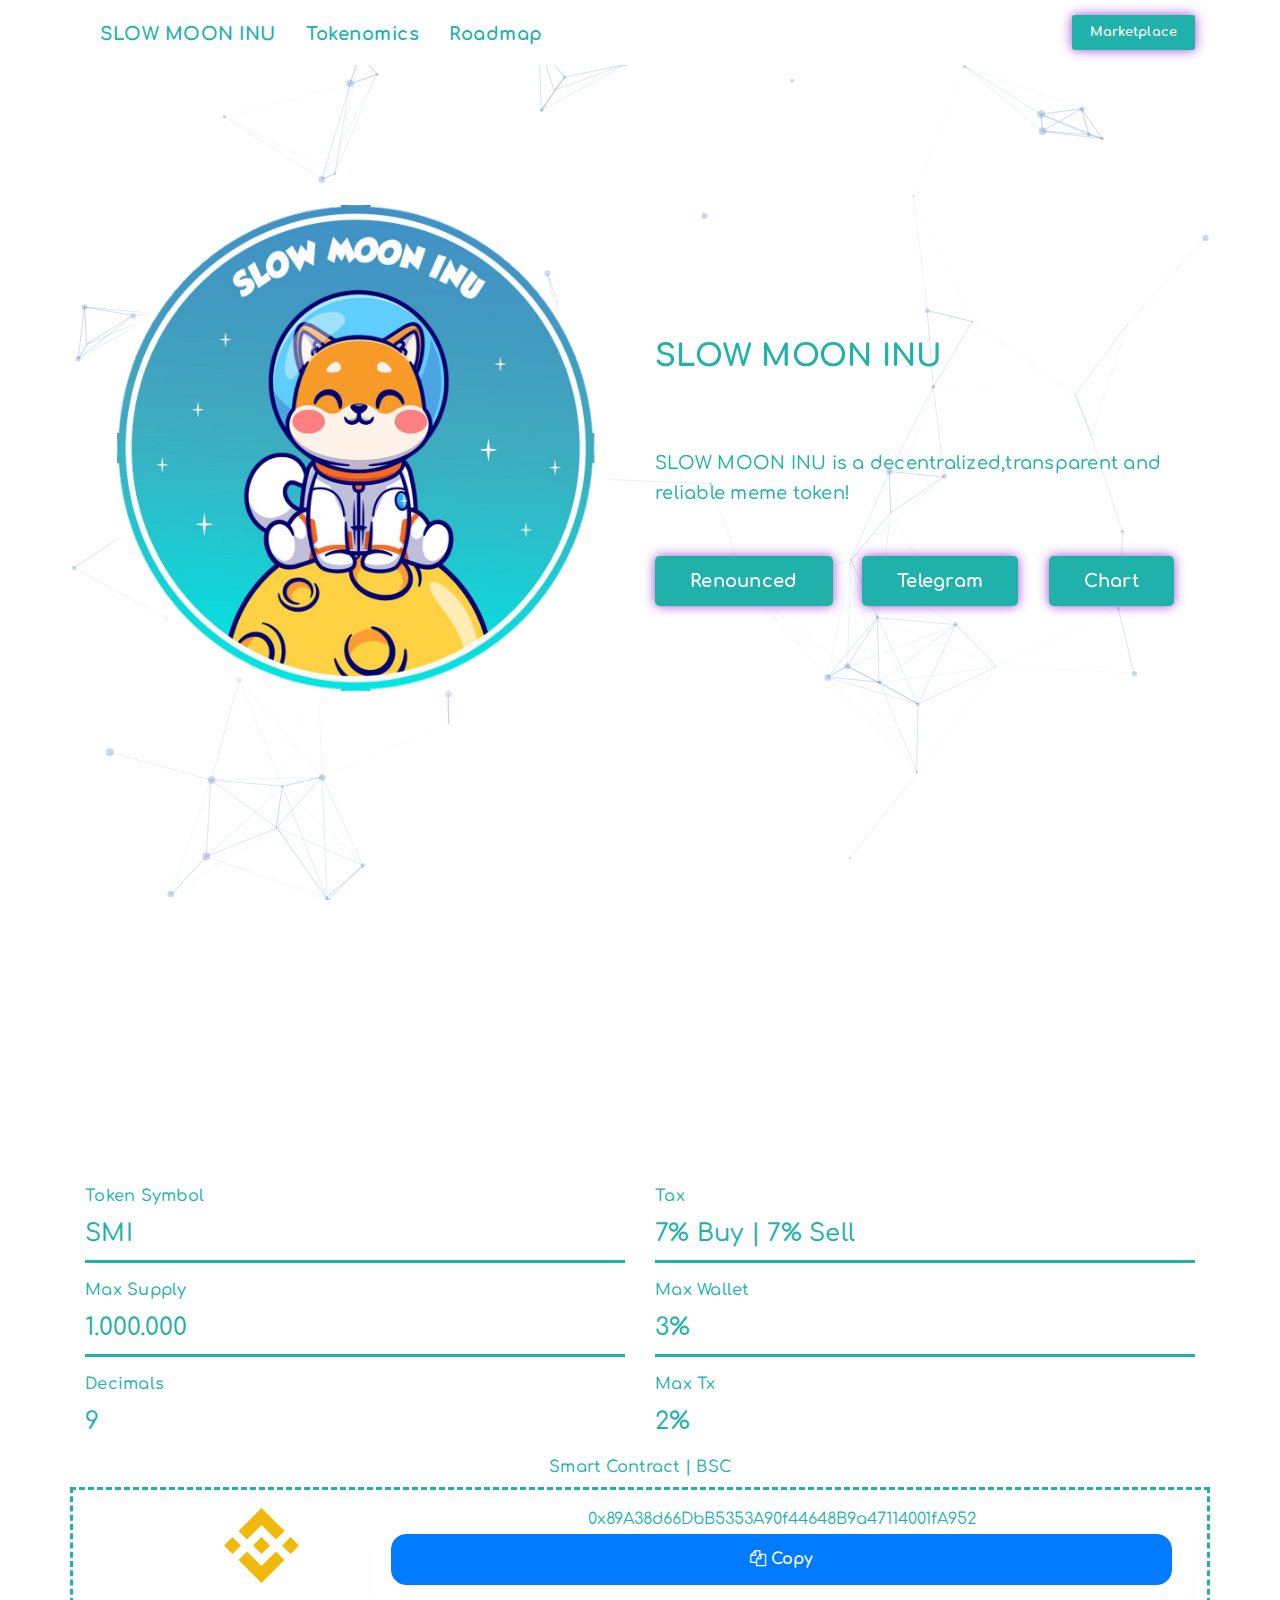
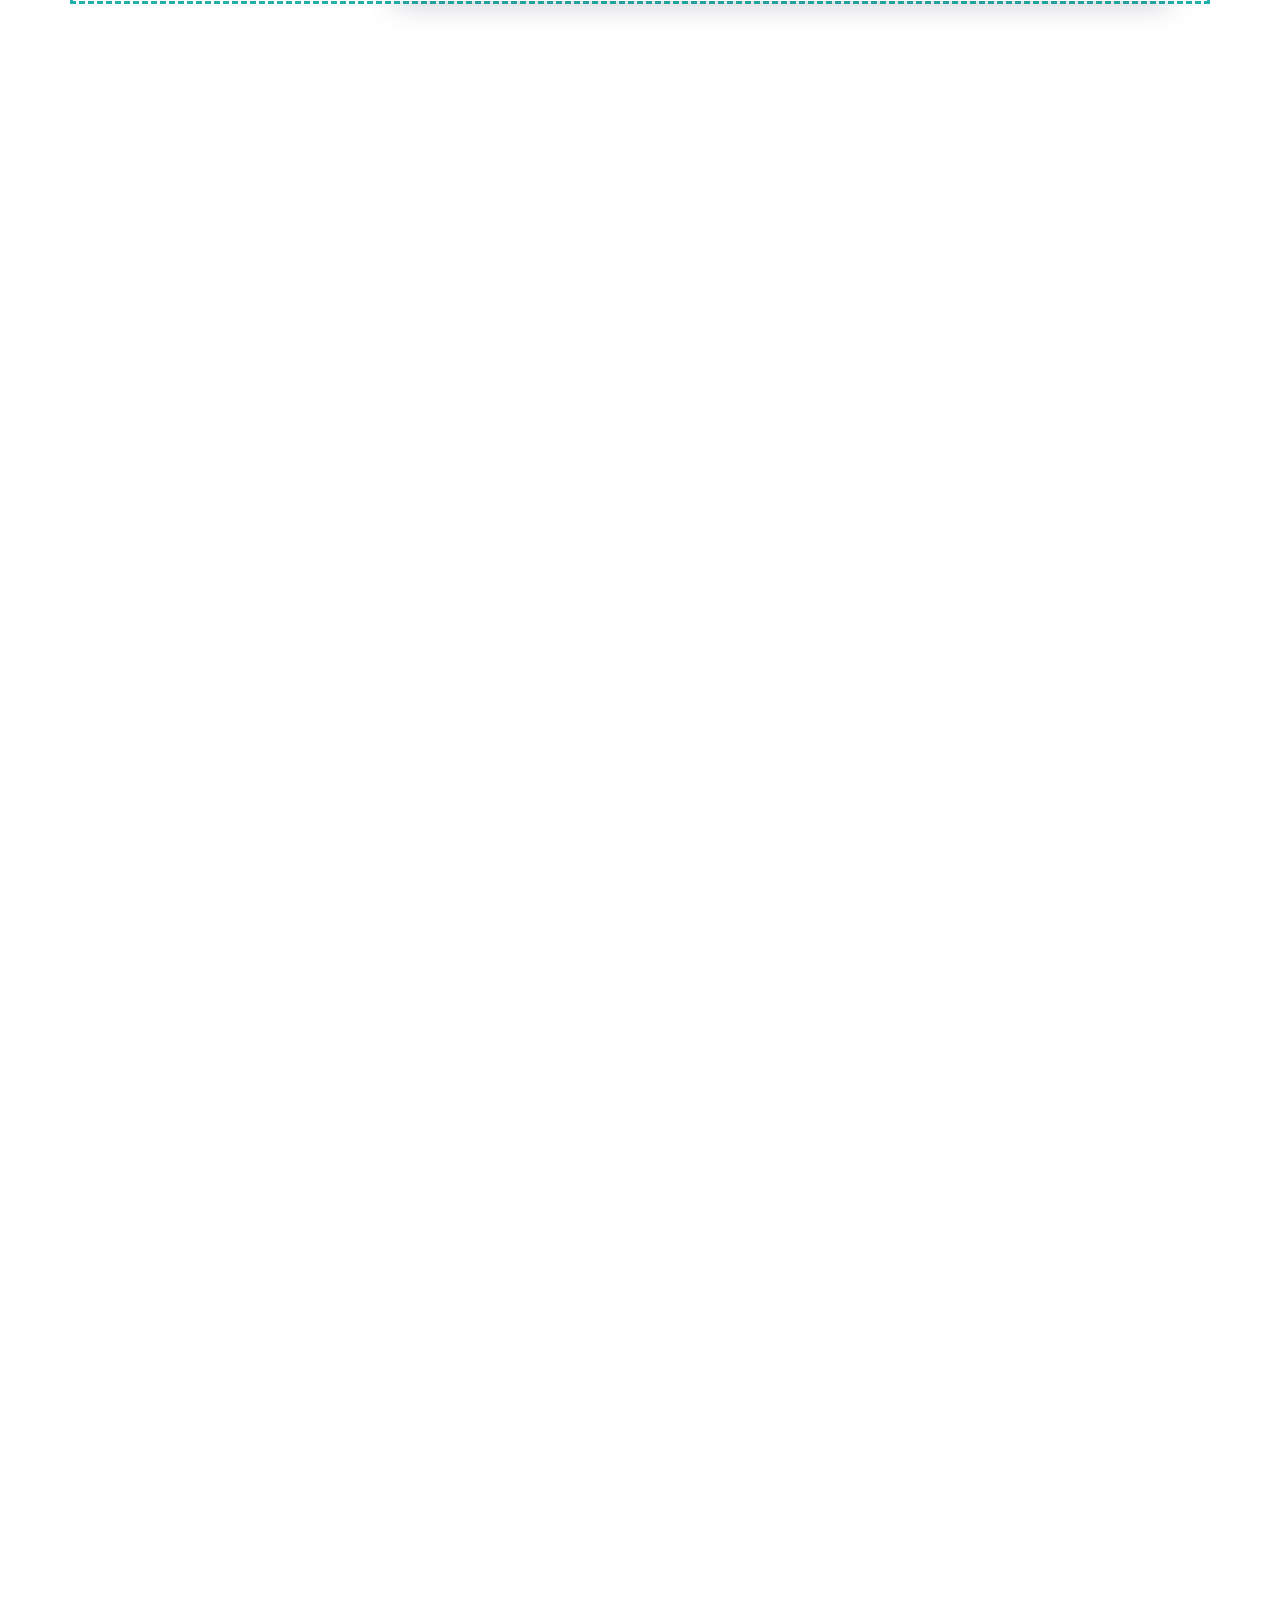
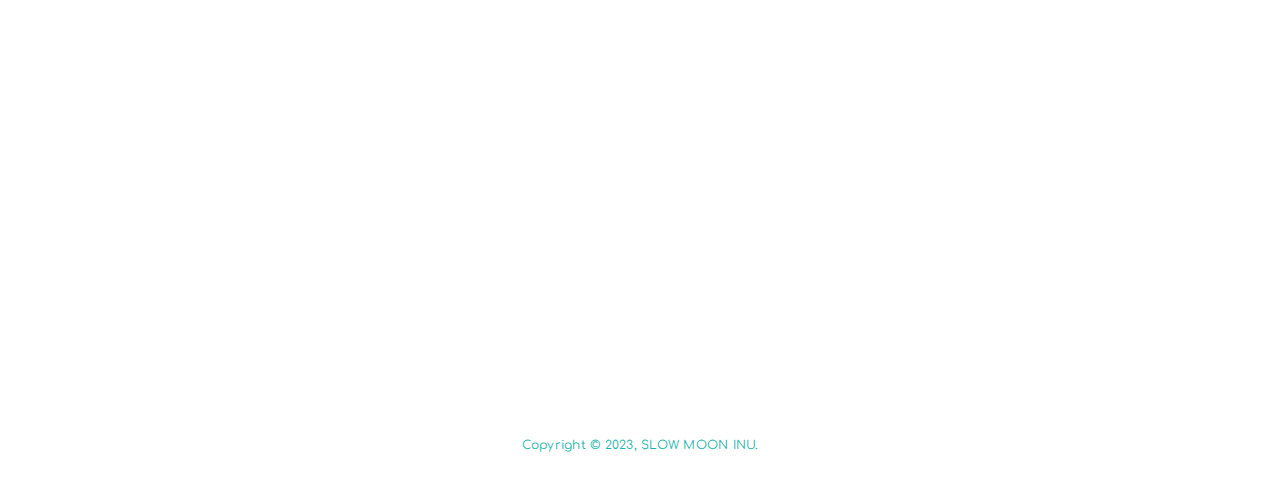
<file: index.html>
<!doctype html>
<html>

<head>
   <meta charset="utf-8">
<meta name="viewport" content="width=device-width, initial-scale=1.0, user-scalable=0, minimal-ui">
<meta http-equiv="Content-Type" content="text/html; charset=UTF-8">
<meta http-equiv="X-UA-Compatible" content="IE=edge">

<meta name="description" content="SLOW MOON INU | BSC">
<meta name="keywords" content="crypto, slowmoon, slow, slowmooninu, bitcoin, bsc, binance, binancesmartchain">
<meta name="author" content="SLOW MOON INU">

<title>SLOW MOON INU | BSC</title>
<link rel="icon" type="image/x-icon" href="images/logo.png">

<!-- Fonts -->
<link href="https://fonts.googleapis.com/css?family=Comfortaa:300,400,500,700" rel="stylesheet">

<link href="css/font-awesome.min.css" rel="stylesheet">

<link href="css/app.css" rel="stylesheet" type="text/css">
<link href="css/style.min.css" rel="stylesheet" type="text/css">
<link href="css/flag-icon.min.css" rel="stylesheet" type="text/css">
<link href="css/animate.min.css" rel="stylesheet" type="text/css">
<link href="css/flipclock.css" rel="stylesheet" type="text/css">
<link href="css/swiper.min.css" rel="stylesheet" type="text/css">

<link href="css/demo.min.css" rel="stylesheet" type="text/css">

<link href="css/template-3d-animation.css" rel="stylesheet" type="text/css">
</head>
<body class=" 1-column undefined  page-animated svg-wrapper" data-menu-open="hover" data-menu="" style="background:white">

    <div class="container">

   <header class="row">
       <!-- Preloader | Comment below code if you don't want preloader-->
<div id="loader-wrapper">
<svg viewbox=" 0 0 512 512" id="loader">
    <linearGradient id="loaderLinearColors" x1="0" y1="0" x2="1" y2="1">
        <stop offset="5%" stop-color="#28bcfd"></stop>
        <stop offset="100%" stop-color="#1d78ff"></stop>
    </linearGradient>
    <g>
        <circle cx="256" cy="256" r="150" fill="none" stroke="url(#loaderLinearColors)" />
    </g>
    <g>
        <circle cx="256" cy="256" r="125" fill="none" stroke="url(#loaderLinearColors)" />
    </g>
    <g>
        <circle cx="256" cy="256" r="100" fill="none" stroke="url(#loaderLinearColors)" />
    </g>
    <g>
        <circle cx="256" cy="256" r="75" fill="none" stroke="url(#loaderLinearColors)" />
    </g>
    <circle cx="256" cy="256" r="60" fill="url(#loaderImage)" stroke="none" stroke-width="0" />

    <!-- Change the preloader logo here -->
    <defs>
        <pattern id="loaderImage" height="100%" width="100%" patternContentUnits="objectBoundingBox">
            <image href="images/logo.html" preserveAspectRatio="none" width="1" height="1"></image>
        </pattern>
    </defs>
</svg>

<div class="loader-section section-left"></div>
<div class="loader-section section-right"></div>
</div>

</nav>

<!-- /////////////////////////////////// HEADER /////////////////////////////////////-->


<!-- Header Start-->
<header class="page-header">
  <!-- Horizontal Menu Start-->
  <nav class="main-menu static-top navbar-dark navbar navbar-expand-lg fixed-top mb-1" style="background:white"><div class="container">

  <button class="navbar-toggler" type="button" data-toggle="collapse" data-target="#navbarCollapse" aria-controls="navbarCollapse" aria-expanded="false" aria-label="Toggle navigation" style="background:lightseagreen">
      <span class="navbar-toggler-icon"></span>
  </button>
<div class="collapse navbar-collapse" id="navbarCollapse">
    <div id="navigation" class="navbar-nav" style="width:100%">
        <ul class="navbar-nav mt-1">
            <li class="nav-item animated" data-animation="fadeInDown" data-animation-delay="1.1s">
                <a class="nav-link" href="index.html" style="color:lightseagreen;font-size:large">SLOW MOON INU</a>
            </li>
            <li class="nav-item animated" data-animation="fadeInDown" data-animation-delay="1.1s">
                <a class="nav-link" href="#tokenomics" style="color:lightseagreen;font-size:large">Tokenomics</a>
            </li>
            <li class="nav-item animated" data-animation="fadeInDown" data-animation-delay="1.5s">
                <a class="nav-link" href="#roadmap" style="color:lightseagreen;font-size:large">Roadmap</a>
            </li>
        </ul>
        <span id="slide-line"></span>
        <form class="form-inline mt-2 mt-md-0 text-right" style="margin-left:auto">
            <a class="btn btn-sm btn-gradient-purple btn-glow my-2 my-sm-0 animated" data-animation="fadeInDown" data-animation-delay="1.8s" href="marketplace.html" style="background:lightseagreen">Marketplace</a>
        </form>
    </div>
</div>
</div>
  </nav>
  <!-- /Horizontal Menu End-->
</header>
<!-- /Header End-->

   </header>
   <div id="main" class="row">
           
<!-- //////////////////////////////////// CONTAINER ////////////////////////////////////-->
<div class="content-wrapper">
  <div class="content-body">
    <main><!-- Header: 3D Animation -->
<section class="head-area" id="head-area">
<div id="particles-js"></div>
<div class="head-content d-flex align-items-center">
    <div class="container">
        <div class="banner-wrapper">
            <div class="row align-items-center">
              <div class="col-lg-6 col-md-12  move-first">
                  <div id="svg-animation">
                      <img src="images/logo.png" style="width:100%;height:100%;border-radius:50%;display: block;margin-left: auto;margin-right: auto;">
                  </div>
              </div>

                <div class="col-lg-6 col-md-12">
                    <div class="banner-content pt-5">
                        <h1 class="best-template animated" data-animation="fadeInUpShorter" data-animation-delay="1.5s" style="color:lightseagreen">SLOW MOON INU</h1>
                        <h3 class="d-block white animated" data-animation="fadeInUpShorter" data-animation-delay="1.6s" style="color:lightseagreen">SLOW MOON INU is a decentralized,transparent and reliable meme token!</h3>
                        <div class="mt-5">
                            <a href="https://bscscan.com/tx/0x8c1ac3b273fde2a4d86ab6a794cdf42240cbe9536fa7b78605787a40d5c6fc1a" target="_blank" class="btn btn-lg btn-gradient-purple btn-glow mr-4 mb-2 animated" data-animation="fadeInUpShorter" data-animation-delay="1.7s" style="background:lightseagreen">Renounced</a>
                            <a href="https://t.me/slowmooninubsc" class="btn btn-lg btn-gradient-purple btn-glow mb-2 animated" target="_blank" data-animation="fadeInUpShorter" data-animation-delay="1.8s" style="background:lightseagreen">Telegram</a>
                            <a href="https://www.geckoterminal.com/bsc/pools/0x89A38d66DbB5353A90f44648B9a47114001fA952" class="btn btn-lg btn-gradient-purple btn-glow mb-2 animated" target="_blank" data-animation="fadeInUpShorter" data-animation-delay="1.8s" style="background:lightseagreen;margin-left: 25px">Chart</a>
                        </div>
                    </div>
                </div>
            </div>
        </div>
    </div>
</div>
</section>
<!--/ Header: 3D Animation -->

<!-- Tokenomics -->
<section class="about section-padding" id="tokenomics">
<div class="container">
    <div class="heading text-center">
        <div class="animated" data-animation="fadeInUpShorter" data-animation-delay="0.3s">
            <h6 class="sub-title">Tokenomics</h6>
            <h2 class="title" style="color:lightseagreen">Tokenomics</h2>
        </div>
    </div>
    <div class="content-area" style="color:lightseagreen">
        <div class="row">
            <div class="col-md-6 col-lg-6">
                <div style="margin-bottom:15px;border-bottom-style: solid;">
                    <h3 style="font-size:16px">Token Symbol</h3>
                    <h4 style="font-size:24px; color:lightseagreen">SMI</h4>
                </div>

                <div style="margin-bottom:15px;border-bottom-style: solid;">
                    <h3 style="font-size:16px">Max Supply</h3>
                    <h4 style="font-size:24px; color:lightseagreen">1.000.000</h4>
                </div>

                <div style="margin-bottom:15px;">
                    <h3 style="font-size:16px">Decimals</h3>
                    <h4 style="font-size:24px; color:lightseagreen">9</h4>
                </div>
            </div>

            <div class="col-md-6 col-lg-6">
                <div style="margin-bottom:15px;border-bottom-style: solid;">
                    <h3 style="font-size:16px">Tax</h3>
                    <h4 style="font-size:24px; color:lightseagreen">7% Buy | 7% Sell</h4>
                </div>

                <div style="margin-bottom:15px;border-bottom-style: solid;">
                    <h3 style="font-size:16px; color:lightseagreen">Max Wallet</h3>
                    <h4 style="font-size:24px; color:lightseagreen">3%</h4>
                </div>

                <div style="margin-bottom:15px;">
                    <h3 style="font-size:16px; color:lightseagreen">Max Tx</h3>
                    <h4 style="font-size:24px; color:lightseagreen">2%</h4>
                </div>
            </div>
        </div>

        <div class="row">
          <div class="col-md-12 col-lg-12">
              <div style="text-align:center">
                  <h3 style="font-size:16px;">Smart Contract | BSC</h3>
              </div>

              <div class="row" style="border:dashed;">
                <div class="col-md-1 col-lg-1">&nbsp;</div>
                  <div class="col-md-2 col-lg-2" style="text-align:center;margin:auto">
                      <img src="images/bsc-logo.svg" style="height:75px">
                  </div>

                  <div class="col-md-9 col-lg-9">

                      <div style="-webkit-box-shadow: 0px 28px 28px -24px rgb(56 62 86 / 25%);box-shadow: 0px 28px 28px -24px rgb(56 62 86 / 25%);border-radius: 12px;padding: 16px 20px;text-decoration: none !important;display: block;">
                          <div class="text-center">
                            <input type="text" value="0x89A38d66DbB5353A90f44648B9a47114001fA952" id="smartcontractaddress" readonly style="width:100%;text-align:center;color:lightseagreen;background:none;border:none" />
                          </div>
                          <button type="button" style="cursor: pointer;border-radius:15px;width:100%" class="btn btn-primary" onclick="copyContract()">
                              <span class="fa fa-copy"></span>
                              Copy
                          </button>
                      </div>
                  </div>
              </div>
          </div>
        </div>
    </div>
</div>
</section>
<!--/ Tokenonmics -->

<!-- Roadmap -->
<section id="roadmap" class="roadmap section-padding">
<div class="container">
    <div class="heading text-center">
        <div class="animated" data-animation="fadeInUpShorter" data-animation-delay="0.3s">
            <h6 class="sub-title">Roadmap</h6>
            <h2 class="title">Roadmap</h2>
        </div>
    </div>
    <div class="row animated" data-animation="fadeInUpShorter" data-animation-delay="0.6s">
        <div class="row">
            <div class="col-md-12 col-lg-12">
                <img src="images/roadmap.png" style="width:100%;height:100%" >
            </div>
        </div>

        <div class="clear"></div>

        <div class="row" style="margin:auto;margin-top:15px">
            <div class="col-md-12 col-lg-12">
                <a href="documents/roadmap.pdf" target="_blank" style="color:lightseagreen;font-size:16px;margin-top:15px;cursor:pointer;font-weight:bold">Download Roadmap</a>
            </div>
        </div>
    </div>
</div>
</section>
<!--/ Roadmap -->

    </main>
  </div>
</div>
<!-- //////////////////////////////////// FOOTER ////////////////////////////////////-->

<script type="text/javascript">

  function copyContract() {
    var copyText = document.getElementById("smartcontractaddress");

    copyText.select();
    copyText.setSelectionRange(0, 99999); /* For mobile devices */

    document.execCommand("copy");

    alert("Text copied to clipboard");
  }

</script>

   </div>
   <footer class="row">
       <footer class="footer static-bottom footer-dark footer-custom-class" data-midnight="white"><div class="container">
<div class="footer-wrapper">
<div class="row">
  <div class="col-md-5 col-lg-5">&nbsp;</div>
  <div class="col-md-2 col-lg-2" style="text-align:center">
    <div class="about">
      <div class="title animated" data-animation="fadeInUpShorter" data-animation-delay="0.2s">
        <img src="images/logo.png" alt="Logo" style="width:100%;height:100%;border-radius:50%">
      </div>

    </div>
  </div>

    <div class="col-md-5 col-lg-5">&nbsp;</div>
</div>
<div class="copy-right mx-auto text-center">
  <span class="copyright" style="color:lightseagreen">Copyright &copy; 2023, SLOW MOON INU.</span>
</div>
</div>
</div>
</footer>


<script src="js/vendors.min.js"></script>

<script src="js/flipclock.min.js"></script>

<script src="js/swiper.min.js"></script>

<script src="js/particles.min.js"></script>

<script src="js/jquery.waypoints.min.js"></script>

<script src="js/theme.min.js"></script>

<script src="js/particles-type1.min.js"></script>
   </footer>
</div>
</body>


</html>
</file>
<file: css/template-3d-animation.css>
/* 	----------------------------------------------------------------------------------------------
*	File Name: template-3d-animation Template
* 	Description: 3D Animation Template Specific CSS
* 	----------------------------------------------------------------------------------------------
* 	Item Name: Crypto ICO - Cryptocurrency Website Landing Page HTML + Dashboard Template
* 	Version: 1.0
* 	Author: PIXINVENT
* 	Author URL: http://www.themeforest.net/user/pixinvent
* 	----------------------------------------------------------------------------------------------*/
/*  Basic reboot css
    -------------------------------------------------------------------------------------------*/
body {
  overflow-x : hidden;
}

p {
  font-size : 0.938rem;
}

a:hover {
  text-decoration : none;
}

/*  Theme type css
    -------------------------------------------------------------------------------------------*/
body {
  line-height : 1.6;
  letter-spacing : 0.25px;
}

ul {
  font-size : 0.938rem;
  list-style : none;
}

/*  Pre-loader Component css
    -------------------------------------------------------------------------------------------*/
/* Loader wrapper */
#loader-wrapper {
  position : fixed;
  top : 0;
  left : 0;
  width : 100%;
  height : 100%;
  z-index : 100000;
}
#loader-wrapper .loader-section {
  position : fixed;
  top : 0;
  width : 51%;
  height : 100%;
  background : #FFFFFF;
  z-index : 99;
  -webkit-transform : translateX(0);
     -moz-transform : translateX(0);
      -ms-transform : translateX(0);
       -o-transform : translateX(0);
          transform : translateX(0);
}
#loader-wrapper .loader-section.section-left {
  left : 0;
}
#loader-wrapper .loader-section.section-right {
  right : 0;
}

/* Revel screen after page load */
.loaded #loader-wrapper {
  visibility : hidden;
  -webkit-transform : translateY(-100%);
     -moz-transform : translateY(-100%);
      -ms-transform : translateY(-100%);
       -o-transform : translateY(-100%);
          transform : translateY(-100%);
  -webkit-transition : all 0.3s 1s ease-out;
       -o-transition : all 0.3s 1s ease-out;
     -moz-transition : all 0.3s 1s ease-out;
          transition : all 0.3s 1s ease-out;
}
.loaded #loader-wrapper .loader-section.section-left {
  -webkit-transform : translateX(-100%);
     -moz-transform : translateX(-100%);
      -ms-transform : translateX(-100%);
       -o-transform : translateX(-100%);
          transform : translateX(-100%);
  -webkit-transition : all 0.7s 0.3s cubic-bezier(0.645, 0.045, 0.355, 1);
       -o-transition : all 0.7s 0.3s cubic-bezier(0.645, 0.045, 0.355, 1);
     -moz-transition : all 0.7s 0.3s cubic-bezier(0.645, 0.045, 0.355, 1);
          transition : all 0.7s 0.3s cubic-bezier(0.645, 0.045, 0.355, 1);
}
.loaded #loader-wrapper .loader-section.section-right {
  -webkit-transform : translateX(100%);
     -moz-transform : translateX(100%);
      -ms-transform : translateX(100%);
       -o-transform : translateX(100%);
          transform : translateX(100%);
  -webkit-transition : all 0.7s 0.3s cubic-bezier(0.645, 0.045, 0.355, 1);
       -o-transition : all 0.7s 0.3s cubic-bezier(0.645, 0.045, 0.355, 1);
     -moz-transition : all 0.7s 0.3s cubic-bezier(0.645, 0.045, 0.355, 1);
          transition : all 0.7s 0.3s cubic-bezier(0.645, 0.045, 0.355, 1);
}

.loaded #loader {
  opacity : 0;
  -webkit-transition : all 0.5s ease-out;
       -o-transition : all 0.5s ease-out;
     -moz-transition : all 0.5s ease-out;
          transition : all 0.5s ease-out;
}

/* SVG loader animation  */
svg#loader {
  display : block;
  position : absolute;
  top : 0;
  right : 0;
  left : 0;
  bottom : 0;
  margin : 0 auto;
  height : 100%;
  width : 100%;
  z-index : 999;
  background : #FFFFFF;
}
svg#loader g {
  -webkit-animation : spin 15s linear infinite;
     -moz-animation : spin 15s linear infinite;
       -o-animation : spin 15s linear infinite;
          animation : spin 15s linear infinite;
  -webkit-transform-origin : 50% 50%;
     -moz-transform-origin : 50% 50%;
      -ms-transform-origin : 50% 50%;
       -o-transform-origin : 50% 50%;
          transform-origin : 50% 50%;
}
svg#loader g circle {
  fill : none;
  stroke-width : 2px;
  stroke-linecap : round;
  color : #EEECF4;
  stroke-dasharray : 260, 0, 1, 0, 1, 0, 1, 0, 10, 1, 10, 1, 10, 1, 10, 1, 10, 10, 1, 10, 1, 10, 1, 10, 10, 1;
  -webkit-animation : dostuff 18s ease infinite;
     -moz-animation : dostuff 18s ease infinite;
       -o-animation : dostuff 18s ease infinite;
          animation : dostuff 18s ease infinite;
}
svg#loader g:nth-child(even) {
  animation-direction : reverse;
}
svg#loader g:nth-child(1n) {
  -webkit-animation-delay : -1s;
     -moz-animation-delay : -1s;
       -o-animation-delay : -1s;
          animation-delay : -1s;
}
svg#loader g:nth-child(2n) {
  -webkit-animation-delay : -2s;
     -moz-animation-delay : -2s;
       -o-animation-delay : -2s;
          animation-delay : -2s;
}
svg#loader g:nth-child(3n) {
  -webkit-animation-delay : -3s;
     -moz-animation-delay : -3s;
       -o-animation-delay : -3s;
          animation-delay : -3s;
}
svg#loader g:nth-child(4n) {
  -webkit-animation-delay : -4s;
     -moz-animation-delay : -4s;
       -o-animation-delay : -4s;
          animation-delay : -4s;
}
svg#loader g:nth-child(5n) {
  -webkit-animation-delay : -5s;
     -moz-animation-delay : -5s;
       -o-animation-delay : -5s;
          animation-delay : -5s;
}
svg#loader g:nth-child(6n) {
  -webkit-animation-delay : -6s;
     -moz-animation-delay : -6s;
       -o-animation-delay : -6s;
          animation-delay : -6s;
}
svg#loader g:nth-child(7n) {
  -webkit-animation-delay : -7s;
     -moz-animation-delay : -7s;
       -o-animation-delay : -7s;
          animation-delay : -7s;
}
svg#loader g:nth-child(1n) circle {
  -webkit-animation-delay : -1.5s;
     -moz-animation-delay : -1.5s;
       -o-animation-delay : -1.5s;
          animation-delay : -1.5s;
}
svg#loader g:nth-child(2n) circle {
  -webkit-animation-delay : -2.5s;
     -moz-animation-delay : -2.5s;
       -o-animation-delay : -2.5s;
          animation-delay : -2.5s;
}
svg#loader g:nth-child(3n) circle {
  -webkit-animation-delay : -3.5s;
     -moz-animation-delay : -3.5s;
       -o-animation-delay : -3.5s;
          animation-delay : -3.5s;
}
svg#loader g:nth-child(4n) circle, svg#loader g:nth-child(5n) circle {
  -webkit-animation-delay : -4.5s;
     -moz-animation-delay : -4.5s;
       -o-animation-delay : -4.5s;
          animation-delay : -4.5s;
}
svg#loader g:nth-child(6n) circle {
  -webkit-animation-delay : -5.5s;
     -moz-animation-delay : -5.5s;
       -o-animation-delay : -5.5s;
          animation-delay : -5.5s;
}
svg#loader g:nth-child(7n) circle {
  -webkit-animation-delay : -6.5s;
     -moz-animation-delay : -6.5s;
       -o-animation-delay : -6.5s;
          animation-delay : -6.5s;
}
svg#loader g:nth-child(8n) circle {
  -webkit-animation-delay : -7.5s;
     -moz-animation-delay : -7.5s;
       -o-animation-delay : -7.5s;
          animation-delay : -7.5s;
}
svg#loader g:nth-child(9n) circle {
  -webkit-animation-delay : -8.5s;
     -moz-animation-delay : -8.5s;
       -o-animation-delay : -8.5s;
          animation-delay : -8.5s;
}
svg#loader g:nth-child(10n) circle {
  -webkit-animation-delay : -9.5s;
     -moz-animation-delay : -9.5s;
       -o-animation-delay : -9.5s;
          animation-delay : -9.5s;
}
svg#loader g:last-child circle {
  fill : #CCCCCC;
  stroke : none;
}

@-webkit-keyframes dostuff {
  50% {
    stroke-dasharray : 10, 1, 10, 1, 10, 1, 10, 1, 10, 1, 10, 1, 10, 10, 10, 1, 20, 120, 1, 30, 1, 30, 1, 10, 30, 1;
  }
}

@-moz-keyframes dostuff {
  50% {
    stroke-dasharray : 10, 1, 10, 1, 10, 1, 10, 1, 10, 1, 10, 1, 10, 10, 10, 1, 20, 120, 1, 30, 1, 30, 1, 10, 30, 1;
  }
}

@-o-keyframes dostuff {
  50% {
    stroke-dasharray : 10, 1, 10, 1, 10, 1, 10, 1, 10, 1, 10, 1, 10, 10, 10, 1, 20, 120, 1, 30, 1, 30, 1, 10, 30, 1;
  }
}

@keyframes dostuff {
  50% {
    stroke-dasharray : 10, 1, 10, 1, 10, 1, 10, 1, 10, 1, 10, 1, 10, 10, 10, 1, 20, 120, 1, 30, 1, 30, 1, 10, 30, 1;
  }
}

@-webkit-keyframes spin {
  100% {
    -webkit-transform : rotate(360deg);
            transform : rotate(360deg);
  }
}

@-moz-keyframes spin {
  100% {
    -moz-transform : rotate(360deg);
         transform : rotate(360deg);
  }
}

@-o-keyframes spin {
  100% {
    -o-transform : rotate(360deg);
       transform : rotate(360deg);
  }
}

@keyframes spin {
  100% {
    -webkit-transform : rotate(360deg);
       -moz-transform : rotate(360deg);
         -o-transform : rotate(360deg);
            transform : rotate(360deg);
  }
}

/* JavaScript Turned Off */
.no-js #loader-wrapper {
  display : none;
}

/*  Button scss for button options and gradient classes
    -------------------------------------------------------------------------------------------*/
/* Button SCSS */
.btn {
  color : #FFFFFF;
}
.btn.btn-square {
  border-radius : 0;
}
.btn.btn-round {
  border-radius : 2rem;
}
.btn:focus, .btn.focus, .btn:active, .btn.active {
  outline : none;
  -webkit-box-shadow : none !important;
          box-shadow : none !important;
}

/* Gradient Button */
.btn-gradient-blue {
  -webkit-transition : 0.5s;
       -o-transition : 0.5s;
     -moz-transition : 0.5s;
          transition : 0.5s;
  background-image : -webkit-linear-gradient(50deg, #28BCFD 20%, #1D78FF 51%, #28BCFD 90%);
  background-image :    -moz-linear-gradient(50deg, #28BCFD 20%, #1D78FF 51%, #28BCFD 90%);
  background-image :      -o-linear-gradient(50deg, #28BCFD 20%, #1D78FF 51%, #28BCFD 90%);
  background-image :         linear-gradient(40deg, #28BCFD 20%, #1D78FF 51%, #28BCFD 90%);
  background-position : left center;
  -webkit-background-size : 200% auto;
          background-size : 200% auto;
  border : 0;
  color : #FFFFFF;
}
.btn-gradient-blue:hover, .btn-gradient-blue:active {
  background-position : right center;
  text-decoration : none;
  color : #FFFFFF;
}
.btn-gradient-blue:not(:disabled):not(.disabled):active {
  background-image : -webkit-linear-gradient(50deg, #28BCFD 0%, #1D78FF 51%, #28BCFD 90%);
  background-image :    -moz-linear-gradient(50deg, #28BCFD 0%, #1D78FF 51%, #28BCFD 90%);
  background-image :      -o-linear-gradient(50deg, #28BCFD 0%, #1D78FF 51%, #28BCFD 90%);
  background-image :         linear-gradient(40deg, #28BCFD 0%, #1D78FF 51%, #28BCFD 90%);
}
.btn-gradient-blue.btn-glow {
  -webkit-box-shadow : 0 0 12px 0 #1F87FF;
          box-shadow : 0 0 12px 0 #1F87FF;
}

.btn-gradient-orange {
  -webkit-transition : 0.5s;
       -o-transition : 0.5s;
     -moz-transition : 0.5s;
          transition : 0.5s;
  background-image : -webkit-linear-gradient(50deg, #FF4137 20%, #FDC800 51%, #FF4137 90%);
  background-image :    -moz-linear-gradient(50deg, #FF4137 20%, #FDC800 51%, #FF4137 90%);
  background-image :      -o-linear-gradient(50deg, #FF4137 20%, #FDC800 51%, #FF4137 90%);
  background-image :         linear-gradient(40deg, #FF4137 20%, #FDC800 51%, #FF4137 90%);
  background-position : left center;
  -webkit-background-size : 200% auto;
          background-size : 200% auto;
  border : 0;
  color : #FFFFFF;
}
.btn-gradient-orange:hover, .btn-gradient-orange:active {
  background-position : right center;
  text-decoration : none;
  color : #FFFFFF;
}
.btn-gradient-orange:not(:disabled):not(.disabled):active {
  background-image : -webkit-linear-gradient(50deg, #FF4137 0%, #FDC800 51%, #FF4137 90%);
  background-image :    -moz-linear-gradient(50deg, #FF4137 0%, #FDC800 51%, #FF4137 90%);
  background-image :      -o-linear-gradient(50deg, #FF4137 0%, #FDC800 51%, #FF4137 90%);
  background-image :         linear-gradient(40deg, #FF4137 0%, #FDC800 51%, #FF4137 90%);
}
.btn-gradient-orange.btn-glow {
  -webkit-box-shadow : 0 0 12px 0 #FF5F2B;
          box-shadow : 0 0 12px 0 #FF5F2B;
}

.btn-gradient-purple {
  -webkit-transition : 0.5s;
       -o-transition : 0.5s;
     -moz-transition : 0.5s;
          transition : 0.5s;
  background-image : -webkit-linear-gradient(50deg, #BF68E6 20%, #9E48CD 51%, #BF68E6 90%);
  background-image :    -moz-linear-gradient(50deg, #BF68E6 20%, #9E48CD 51%, #BF68E6 90%);
  background-image :      -o-linear-gradient(50deg, #BF68E6 20%, #9E48CD 51%, #BF68E6 90%);
  background-image :         linear-gradient(40deg, #BF68E6 20%, #9E48CD 51%, #BF68E6 90%);
  background-position : left center;
  -webkit-background-size : 200% auto;
          background-size : 200% auto;
  border : 0;
  color : #FFFFFF;
}
.btn-gradient-purple:hover, .btn-gradient-purple:active {
  background-position : right center;
  text-decoration : none;
  color : #FFFFFF;
}
.btn-gradient-purple:not(:disabled):not(.disabled):active {
  background-image : -webkit-linear-gradient(50deg, #BF68E6 0%, #9E48CD 51%, #BF68E6 90%);
  background-image :    -moz-linear-gradient(50deg, #BF68E6 0%, #9E48CD 51%, #BF68E6 90%);
  background-image :      -o-linear-gradient(50deg, #BF68E6 0%, #9E48CD 51%, #BF68E6 90%);
  background-image :         linear-gradient(40deg, #BF68E6 0%, #9E48CD 51%, #BF68E6 90%);
}
.btn-gradient-purple.btn-glow {
  -webkit-box-shadow : 0 0 12px 0 #9E48CD;
          box-shadow : 0 0 12px 0 #9E48CD;
}

.btn-light {
  color : #FFFFFF;
}
.btn-light.btn-glow {
  -webkit-box-shadow : 0 0 12px 0 #FFFFFF;
          box-shadow : 0 0 12px 0 #FFFFFF;
}

/*  Form Component css
    -------------------------------------------------------------------------------------------*/
.form-control {
  border-radius : 0;
  border : none;
  border-bottom : 1px solid #EEECF4;
  color : #FFFFFF;
  font-size : 0.875rem;
  padding : 1rem 0.5rem;
  margin-bottom : 3.5rem;
  background : none;
}
.form-control:focus {
  -webkit-box-shadow : none !important;
          box-shadow : none !important;
  background : transparent;
}

/*  Gradient progress bar colors
    -------------------------------------------------------------------------------------------*/
.progress .progress-blue {
  background : -webkit-gradient(linear, left top, right top, from(#28BCFD), to(#1D78FF));
  background : -webkit-linear-gradient(left, #28BCFD, #1D78FF);
  background :    -moz-linear-gradient(left, #28BCFD, #1D78FF);
  background :      -o-linear-gradient(left, #28BCFD, #1D78FF);
  background :         linear-gradient(to right, #28BCFD, #1D78FF);
}

.progress .progress-orange {
  background : -webkit-gradient(linear, left top, right top, from(#FDC800), to(#FF4137));
  background : -webkit-linear-gradient(left, #FDC800, #FF4137);
  background :    -moz-linear-gradient(left, #FDC800, #FF4137);
  background :      -o-linear-gradient(left, #FDC800, #FF4137);
  background :         linear-gradient(to right, #FDC800, #FF4137);
}

.progress .progress-purple {
  background : -webkit-gradient(linear, left top, right top, from(#BF68E6), to(#9E48CD));
  background : -webkit-linear-gradient(left, #BF68E6, #9E48CD);
  background :    -moz-linear-gradient(left, #BF68E6, #9E48CD);
  background :      -o-linear-gradient(left, #BF68E6, #9E48CD);
  background :         linear-gradient(to right, #BF68E6, #9E48CD);
}

/* Dropdown down arrow css
    -------------------------------------------------------------------------------------------*/
.dropdown-toggle::after {
  font-family : 'themify';
  content : '\e64b';
  border : none;
  position : relative;
  top : 1px;
  right : 0;
  padding : 0 2px 0 6px;
  margin : 0 0.3em 0 0;
  vertical-align : 0;
  font-size : 0.6rem;
  font-weight : 700;
}

.main-menu .dropdown-item {
  padding-left : 0;
}
.main-menu .dropdown-item.active {
  background : none;
  padding-left : 20px !important;
  -webkit-transition : all 0.5s ease;
       -o-transition : all 0.5s ease;
     -moz-transition : all 0.5s ease;
          transition : all 0.5s ease;
}

/*  Multilevel Menu
    -------------------------------------------------------------------------------------------*/
.dropdown-submenu {
  position : relative;
}
.dropdown-submenu > .dropdown-menu {
  top : 0;
  left : 100%;
  border-radius : 6px;
  margin-left : 0.15rem;
  margin-top : 0.25rem !important;
}
.dropdown-submenu:hover > .dropdown-menu {
  display : block;
}
.dropdown-submenu:hover > a:after {
  border-left-color : #FFFFFF;
}
.dropdown-submenu > a:after {
  display : block;
  content : ' ';
  float : right;
  width : 0;
  height : 0;
  border-color : transparent;
  border-style : solid;
  border-width : 5px 0 5px 5px;
  border-left-color : #CCCCCC;
  margin-top : 5px;
  margin-right : 0;
}
.dropdown-submenu.dropleft > .dropdown-menu {
  left : auto;
  margin-top : 0.25rem !important;
  margin-left : 0;
}

/*  Theme Utilities css
    -------------------------------------------------------------------------------------------*/
:focus {
  outline : none !important;
}

/* Font-size */
.font-xlarge {
  font-size : 2.75rem;
}

.font-large {
  font-size : 2rem;
  line-height : 2rem;
}

.font-medium {
  font-size : 1.125rem;
}

.font-small {
  font-size : 0.875rem;
}

.font-xsmall {
  font-size : 0.75rem;
}

/*  Grey Color */
.grey-accent1 {
  color : #FFFFFF;
}

.grey-accent2 {
  color : #FFFFFF;
}

.grey-accent3 {
  color : #FFFFFF;
}

.white {
  color : #FFFFFF;
}

.black {
  color : #000000;
}

/* Box Shadow */
.box-shadow-0 {
  -webkit-box-shadow : none !important;
          box-shadow : none !important;
}

.box-shadow-1 {
  -webkit-box-shadow : 0 7px 12px 0 rgba(29, 120, 255, 0.16);
          box-shadow : 0 7px 12px 0 rgba(29, 120, 255, 0.16);
}

.box-shadow-2 {
  -webkit-box-shadow : 0 10px 18px 0 rgba(29, 120, 255, 0.2);
          box-shadow : 0 10px 18px 0 rgba(29, 120, 255, 0.2);
}

.box-shadow-3 {
  -webkit-box-shadow : 0 14px 24px 0 rgba(29, 120, 255, 0.26);
          box-shadow : 0 14px 24px 0 rgba(29, 120, 255, 0.26);
}

.box-shadow-4 {
  -webkit-box-shadow : 0 16px 28px 0 rgba(29, 120, 255, 0.3);
          box-shadow : 0 16px 28px 0 rgba(29, 120, 255, 0.3);
}

.box-shadow-5 {
  -webkit-box-shadow : 0 27px 24px 0 rgba(29, 120, 255, 0.36);
          box-shadow : 0 27px 24px 0 rgba(29, 120, 255, 0.36);
}

/* Line height */
.line-height-1 {
  line-height : 0.5rem;
}

.line-height-2 {
  line-height : 1rem;
}

.line-height-3 {
  line-height : 1.5rem;
}

/* Extra small devices (portrait phones, less than 576px) */
/* (max-width: 575.98px) */
@media (max-width: 575.98px) {
  /* Margin/padding for Extra small screen (<576) */
  .ml-xs-0 {
    margin-left : 0 !important;
  }
  .mr-xs-0 {
    margin-right : 0 !important;
  }
  .mt-xs-3 {
    margin-top : 1rem !important;
  }
  .mr-xs-3 {
    margin-right : 1rem !important;
  }
  .ml-xs-3 {
    margin-left : 1rem !important;
  }
  .mt-xs-5 {
    margin-top : 3rem !important;
  }
  .mb-xs-5 {
    margin-bottom : 3rem !important;
  }
  .pt-xs-3 {
    padding-top : 1rem !important;
  }
  .pt-xs-5 {
    padding-top : 3rem !important;
  }
  .pb-xs-5 {
    padding-bottom : 3rem !important;
  }
}

/* Mask Animation */
.maskUp {
  -webkit-animation-name : maskUp;
     -moz-animation-name : maskUp;
       -o-animation-name : maskUp;
          animation-name : maskUp;
}

.maskRight {
  -webkit-animation-name : maskRight;
     -moz-animation-name : maskRight;
       -o-animation-name : maskRight;
          animation-name : maskRight;
}

.maskDown {
  -webkit-animation-name : maskDown;
     -moz-animation-name : maskDown;
       -o-animation-name : maskDown;
          animation-name : maskDown;
}

.maskLeft {
  -webkit-animation-name : maskLeft;
     -moz-animation-name : maskLeft;
       -o-animation-name : maskLeft;
          animation-name : maskLeft;
}

/* Mask Up */
@-webkit-keyframes maskUp {
  from {
    -webkit-transform : translate(0, 100%);
            transform : translate(0, 100%);
  }
  to {
    -webkit-transform : translate(0, 0);
            transform : translate(0, 0);
  }
}
@-moz-keyframes maskUp {
  from {
    -moz-transform : translate(0, 100%);
         transform : translate(0, 100%);
  }
  to {
    -moz-transform : translate(0, 0);
         transform : translate(0, 0);
  }
}
@-o-keyframes maskUp {
  from {
    -o-transform : translate(0, 100%);
       transform : translate(0, 100%);
  }
  to {
    -o-transform : translate(0, 0);
       transform : translate(0, 0);
  }
}
@keyframes maskUp {
  from {
    -webkit-transform : translate(0, 100%);
       -moz-transform : translate(0, 100%);
         -o-transform : translate(0, 100%);
            transform : translate(0, 100%);
  }
  to {
    -webkit-transform : translate(0, 0);
       -moz-transform : translate(0, 0);
         -o-transform : translate(0, 0);
            transform : translate(0, 0);
  }
}

/* Mask Right */
@-webkit-keyframes maskRight {
  from {
    -webkit-transform : translate(-100%, 0);
            transform : translate(-100%, 0);
  }
  to {
    -webkit-transform : translate(0, 0);
            transform : translate(0, 0);
  }
}
@-moz-keyframes maskRight {
  from {
    -moz-transform : translate(-100%, 0);
         transform : translate(-100%, 0);
  }
  to {
    -moz-transform : translate(0, 0);
         transform : translate(0, 0);
  }
}
@-o-keyframes maskRight {
  from {
    -o-transform : translate(-100%, 0);
       transform : translate(-100%, 0);
  }
  to {
    -o-transform : translate(0, 0);
       transform : translate(0, 0);
  }
}
@keyframes maskRight {
  from {
    -webkit-transform : translate(-100%, 0);
       -moz-transform : translate(-100%, 0);
         -o-transform : translate(-100%, 0);
            transform : translate(-100%, 0);
  }
  to {
    -webkit-transform : translate(0, 0);
       -moz-transform : translate(0, 0);
         -o-transform : translate(0, 0);
            transform : translate(0, 0);
  }
}

/* Mask Down */
@-webkit-keyframes maskDown {
  from {
    -webkit-transform : translate(0, -100%);
            transform : translate(0, -100%);
  }
  to {
    -webkit-transform : translate(0, 0);
            transform : translate(0, 0);
  }
}
@-moz-keyframes maskDown {
  from {
    -moz-transform : translate(0, -100%);
         transform : translate(0, -100%);
  }
  to {
    -moz-transform : translate(0, 0);
         transform : translate(0, 0);
  }
}
@-o-keyframes maskDown {
  from {
    -o-transform : translate(0, -100%);
       transform : translate(0, -100%);
  }
  to {
    -o-transform : translate(0, 0);
       transform : translate(0, 0);
  }
}
@keyframes maskDown {
  from {
    -webkit-transform : translate(0, -100%);
       -moz-transform : translate(0, -100%);
         -o-transform : translate(0, -100%);
            transform : translate(0, -100%);
  }
  to {
    -webkit-transform : translate(0, 0);
       -moz-transform : translate(0, 0);
         -o-transform : translate(0, 0);
            transform : translate(0, 0);
  }
}

/* Mask Left */
@-webkit-keyframes maskLeft {
  from {
    -webkit-transform : translate(100%, 0);
            transform : translate(100%, 0);
  }
  to {
    -webkit-transform : translate(0, 0);
            transform : translate(0, 0);
  }
}
@-moz-keyframes maskLeft {
  from {
    -moz-transform : translate(100%, 0);
         transform : translate(100%, 0);
  }
  to {
    -moz-transform : translate(0, 0);
         transform : translate(0, 0);
  }
}
@-o-keyframes maskLeft {
  from {
    -o-transform : translate(100%, 0);
       transform : translate(100%, 0);
  }
  to {
    -o-transform : translate(0, 0);
       transform : translate(0, 0);
  }
}
@keyframes maskLeft {
  from {
    -webkit-transform : translate(100%, 0);
       -moz-transform : translate(100%, 0);
         -o-transform : translate(100%, 0);
            transform : translate(100%, 0);
  }
  to {
    -webkit-transform : translate(0, 0);
       -moz-transform : translate(0, 0);
         -o-transform : translate(0, 0);
            transform : translate(0, 0);
  }
}

/* FedIn Shorter*/
.fadeInUpShorter {
  -webkit-animation-name : fadeInUpShorter;
     -moz-animation-name : fadeInUpShorter;
       -o-animation-name : fadeInUpShorter;
          animation-name : fadeInUpShorter;
}

.fadeInUpShortest {
  -webkit-animation-name : fadeInUpShortest;
     -moz-animation-name : fadeInUpShortest;
       -o-animation-name : fadeInUpShortest;
          animation-name : fadeInUpShortest;
}

.fadeInLeftShorter {
  -webkit-animation-name : fadeInLeftShorter;
     -moz-animation-name : fadeInLeftShorter;
       -o-animation-name : fadeInLeftShorter;
          animation-name : fadeInLeftShorter;
}

.fadeInRightShorter {
  -webkit-animation-name : fadeInRightShorter;
     -moz-animation-name : fadeInRightShorter;
       -o-animation-name : fadeInRightShorter;
          animation-name : fadeInRightShorter;
}

.fadeInDownShorter {
  -webkit-animation-name : fadeInDownShorter;
     -moz-animation-name : fadeInDownShorter;
       -o-animation-name : fadeInDownShorter;
          animation-name : fadeInDownShorter;
}

.fadeInDownShorterAbsCenter {
  -webkit-animation-name : fadeInDownShorterAbsCenter;
     -moz-animation-name : fadeInDownShorterAbsCenter;
       -o-animation-name : fadeInDownShorterAbsCenter;
          animation-name : fadeInDownShorterAbsCenter;
}

/* Fade In Up Shorter */
@-webkit-keyframes fadeInUpShorter {
  from {
    opacity : 0;
    -webkit-transform : translate(0, 50px);
            transform : translate(0, 50px);
  }
  to {
    opacity : 1;
    -webkit-transform : none;
            transform : none;
  }
}
@-moz-keyframes fadeInUpShorter {
  from {
    opacity : 0;
    -moz-transform : translate(0, 50px);
         transform : translate(0, 50px);
  }
  to {
    opacity : 1;
    -moz-transform : none;
         transform : none;
  }
}
@-o-keyframes fadeInUpShorter {
  from {
    opacity : 0;
    -o-transform : translate(0, 50px);
       transform : translate(0, 50px);
  }
  to {
    opacity : 1;
    -o-transform : none;
       transform : none;
  }
}
@keyframes fadeInUpShorter {
  from {
    opacity : 0;
    -webkit-transform : translate(0, 50px);
       -moz-transform : translate(0, 50px);
         -o-transform : translate(0, 50px);
            transform : translate(0, 50px);
  }
  to {
    opacity : 1;
    -webkit-transform : none;
       -moz-transform : none;
         -o-transform : none;
            transform : none;
  }
}

@-webkit-keyframes fadeInUpShortest {
  from {
    opacity : 0;
    -webkit-transform : translate(0, 25px);
            transform : translate(0, 25px);
  }
  to {
    opacity : 1;
    -webkit-transform : none;
            transform : none;
  }
}

@-moz-keyframes fadeInUpShortest {
  from {
    opacity : 0;
    -moz-transform : translate(0, 25px);
         transform : translate(0, 25px);
  }
  to {
    opacity : 1;
    -moz-transform : none;
         transform : none;
  }
}

@-o-keyframes fadeInUpShortest {
  from {
    opacity : 0;
    -o-transform : translate(0, 25px);
       transform : translate(0, 25px);
  }
  to {
    opacity : 1;
    -o-transform : none;
       transform : none;
  }
}

@keyframes fadeInUpShortest {
  from {
    opacity : 0;
    -webkit-transform : translate(0, 25px);
       -moz-transform : translate(0, 25px);
         -o-transform : translate(0, 25px);
            transform : translate(0, 25px);
  }
  to {
    opacity : 1;
    -webkit-transform : none;
       -moz-transform : none;
         -o-transform : none;
            transform : none;
  }
}

/* Fade In Left Shorter */
@-webkit-keyframes fadeInLeftShorter {
  from {
    opacity : 0;
    -webkit-transform : translate(50px, 0);
            transform : translate(50px, 0);
  }
  to {
    opacity : 1;
    -webkit-transform : translate(0, 0);
            transform : translate(0, 0);
  }
}
@-moz-keyframes fadeInLeftShorter {
  from {
    opacity : 0;
    -moz-transform : translate(50px, 0);
         transform : translate(50px, 0);
  }
  to {
    opacity : 1;
    -moz-transform : translate(0, 0);
         transform : translate(0, 0);
  }
}
@-o-keyframes fadeInLeftShorter {
  from {
    opacity : 0;
    -o-transform : translate(50px, 0);
       transform : translate(50px, 0);
  }
  to {
    opacity : 1;
    -o-transform : translate(0, 0);
       transform : translate(0, 0);
  }
}
@keyframes fadeInLeftShorter {
  from {
    opacity : 0;
    -webkit-transform : translate(50px, 0);
       -moz-transform : translate(50px, 0);
         -o-transform : translate(50px, 0);
            transform : translate(50px, 0);
  }
  to {
    opacity : 1;
    -webkit-transform : translate(0, 0);
       -moz-transform : translate(0, 0);
         -o-transform : translate(0, 0);
            transform : translate(0, 0);
  }
}

/* Fade In Right Shorter */
@-webkit-keyframes fadeInRightShorter {
  from {
    opacity : 0;
    -webkit-transform : translate(-50px, 0);
            transform : translate(-50px, 0);
  }
  to {
    opacity : 1;
    -webkit-transform : translate(0, 0);
            transform : translate(0, 0);
  }
}
@-moz-keyframes fadeInRightShorter {
  from {
    opacity : 0;
    -moz-transform : translate(-50px, 0);
         transform : translate(-50px, 0);
  }
  to {
    opacity : 1;
    -moz-transform : translate(0, 0);
         transform : translate(0, 0);
  }
}
@-o-keyframes fadeInRightShorter {
  from {
    opacity : 0;
    -o-transform : translate(-50px, 0);
       transform : translate(-50px, 0);
  }
  to {
    opacity : 1;
    -o-transform : translate(0, 0);
       transform : translate(0, 0);
  }
}
@keyframes fadeInRightShorter {
  from {
    opacity : 0;
    -webkit-transform : translate(-50px, 0);
       -moz-transform : translate(-50px, 0);
         -o-transform : translate(-50px, 0);
            transform : translate(-50px, 0);
  }
  to {
    opacity : 1;
    -webkit-transform : translate(0, 0);
       -moz-transform : translate(0, 0);
         -o-transform : translate(0, 0);
            transform : translate(0, 0);
  }
}

/* Fade In Down Shorter */
@-webkit-keyframes fadeInDownShorter {
  from {
    opacity : 0;
    -webkit-transform : translate(0, -50px);
            transform : translate(0, -50px);
  }
  to {
    opacity : 1;
    -webkit-transform : translate(0, 0);
            transform : translate(0, 0);
  }
}
@-moz-keyframes fadeInDownShorter {
  from {
    opacity : 0;
    -moz-transform : translate(0, -50px);
         transform : translate(0, -50px);
  }
  to {
    opacity : 1;
    -moz-transform : translate(0, 0);
         transform : translate(0, 0);
  }
}
@-o-keyframes fadeInDownShorter {
  from {
    opacity : 0;
    -o-transform : translate(0, -50px);
       transform : translate(0, -50px);
  }
  to {
    opacity : 1;
    -o-transform : translate(0, 0);
       transform : translate(0, 0);
  }
}
@keyframes fadeInDownShorter {
  from {
    opacity : 0;
    -webkit-transform : translate(0, -50px);
       -moz-transform : translate(0, -50px);
         -o-transform : translate(0, -50px);
            transform : translate(0, -50px);
  }
  to {
    opacity : 1;
    -webkit-transform : translate(0, 0);
       -moz-transform : translate(0, 0);
         -o-transform : translate(0, 0);
            transform : translate(0, 0);
  }
}

/* Fade In Down Shorter - Absolute Center */
@-webkit-keyframes fadeInDownShorterAbsCenter {
  from {
    opacity : 0;
    -webkit-transform : translate(-50%, -50px);
            transform : translate(-50%, -50px);
  }
  to {
    opacity : 1;
    -webkit-transform : translate(-50%, 0);
            transform : translate(-50%, 0);
  }
}
@-moz-keyframes fadeInDownShorterAbsCenter {
  from {
    opacity : 0;
    -moz-transform : translate(-50%, -50px);
         transform : translate(-50%, -50px);
  }
  to {
    opacity : 1;
    -moz-transform : translate(-50%, 0);
         transform : translate(-50%, 0);
  }
}
@-o-keyframes fadeInDownShorterAbsCenter {
  from {
    opacity : 0;
    -o-transform : translate(-50%, -50px);
       transform : translate(-50%, -50px);
  }
  to {
    opacity : 1;
    -o-transform : translate(-50%, 0);
       transform : translate(-50%, 0);
  }
}
@keyframes fadeInDownShorterAbsCenter {
  from {
    opacity : 0;
    -webkit-transform : translate(-50%, -50px);
       -moz-transform : translate(-50%, -50px);
         -o-transform : translate(-50%, -50px);
            transform : translate(-50%, -50px);
  }
  to {
    opacity : 1;
    -webkit-transform : translate(-50%, 0);
       -moz-transform : translate(-50%, 0);
         -o-transform : translate(-50%, 0);
            transform : translate(-50%, 0);
  }
}

.expandIn {
  -webkit-animation-name : expandIn;
     -moz-animation-name : expandIn;
       -o-animation-name : expandIn;
          animation-name : expandIn;
}

.blurIn {
  -webkit-animation-name : blurIn;
     -moz-animation-name : blurIn;
       -o-animation-name : blurIn;
          animation-name : blurIn;
}

/* Expand In */
@-webkit-keyframes expandIn {
  from {
    opacity : 0;
    -webkit-transform : scale(0.8);
            transform : scale(0.8);
  }
  to {
    opacity : 1;
    -webkit-transform : scale(1);
            transform : scale(1);
  }
}
@-moz-keyframes expandIn {
  from {
    opacity : 0;
    -moz-transform : scale(0.8);
         transform : scale(0.8);
  }
  to {
    opacity : 1;
    -moz-transform : scale(1);
         transform : scale(1);
  }
}
@-o-keyframes expandIn {
  from {
    opacity : 0;
    -o-transform : scale(0.8);
       transform : scale(0.8);
  }
  to {
    opacity : 1;
    -o-transform : scale(1);
       transform : scale(1);
  }
}
@keyframes expandIn {
  from {
    opacity : 0;
    -webkit-transform : scale(0.8);
       -moz-transform : scale(0.8);
         -o-transform : scale(0.8);
            transform : scale(0.8);
  }
  to {
    opacity : 1;
    -webkit-transform : scale(1);
       -moz-transform : scale(1);
         -o-transform : scale(1);
            transform : scale(1);
  }
}

/* Blur In */
@-webkit-keyframes blurIn {
  from {
    opacity : 0;
    -webkit-filter : blur(20px);
            filter : blur(20px);
    -webkit-transform : scale(1.3);
            transform : scale(1.3);
  }
  to {
    opacity : 1;
    -webkit-filter : blur(0);
            filter : blur(0);
    -webkit-transform : none;
            transform : none;
  }
}
@-moz-keyframes blurIn {
  from {
    opacity : 0;
    filter : blur(20px);
    -moz-transform : scale(1.3);
         transform : scale(1.3);
  }
  to {
    opacity : 1;
    filter : blur(0);
    -moz-transform : none;
         transform : none;
  }
}
@-o-keyframes blurIn {
  from {
    opacity : 0;
    filter : blur(20px);
    -o-transform : scale(1.3);
       transform : scale(1.3);
  }
  to {
    opacity : 1;
    filter : blur(0);
    -o-transform : none;
       transform : none;
  }
}
@keyframes blurIn {
  from {
    opacity : 0;
    -webkit-filter : blur(20px);
            filter : blur(20px);
    -webkit-transform : scale(1.3);
       -moz-transform : scale(1.3);
         -o-transform : scale(1.3);
            transform : scale(1.3);
  }
  to {
    opacity : 1;
    -webkit-filter : blur(0);
            filter : blur(0);
    -webkit-transform : none;
       -moz-transform : none;
         -o-transform : none;
            transform : none;
  }
}

.stepsFadeInUp {
  -webkit-animation-name : stepsFadeInUp;
     -moz-animation-name : stepsFadeInUp;
       -o-animation-name : stepsFadeInUp;
          animation-name : stepsFadeInUp;
}

.stepsFadeInLeft {
  -webkit-animation-name : stepsFadeInLeft;
     -moz-animation-name : stepsFadeInLeft;
       -o-animation-name : stepsFadeInLeft;
          animation-name : stepsFadeInLeft;
}

.stepsFadeInRight {
  -webkit-animation-name : stepsFadeInRight;
     -moz-animation-name : stepsFadeInRight;
       -o-animation-name : stepsFadeInRight;
          animation-name : stepsFadeInRight;
}

/* Steps Fade In Up */
@-webkit-keyframes stepsFadeInUp {
  from {
    opacity : 0;
    -webkit-transform : translate(-50%, 25%);
            transform : translate(-50%, 25%);
  }
  to {
    opacity : 1;
    -webkit-transform : translate(-50%, -50%);
            transform : translate(-50%, -50%);
  }
}
@-moz-keyframes stepsFadeInUp {
  from {
    opacity : 0;
    -moz-transform : translate(-50%, 25%);
         transform : translate(-50%, 25%);
  }
  to {
    opacity : 1;
    -moz-transform : translate(-50%, -50%);
         transform : translate(-50%, -50%);
  }
}
@-o-keyframes stepsFadeInUp {
  from {
    opacity : 0;
    -o-transform : translate(-50%, 25%);
       transform : translate(-50%, 25%);
  }
  to {
    opacity : 1;
    -o-transform : translate(-50%, -50%);
       transform : translate(-50%, -50%);
  }
}
@keyframes stepsFadeInUp {
  from {
    opacity : 0;
    -webkit-transform : translate(-50%, 25%);
       -moz-transform : translate(-50%, 25%);
         -o-transform : translate(-50%, 25%);
            transform : translate(-50%, 25%);
  }
  to {
    opacity : 1;
    -webkit-transform : translate(-50%, -50%);
       -moz-transform : translate(-50%, -50%);
         -o-transform : translate(-50%, -50%);
            transform : translate(-50%, -50%);
  }
}

/* Steps Fade In Left */
@-webkit-keyframes stepsFadeInLeft {
  from {
    opacity : 0;
    -webkit-transform : translate(-75%, -50%);
            transform : translate(-75%, -50%);
  }
  to {
    opacity : 1;
    -webkit-transform : translate(-50%, -50%);
            transform : translate(-50%, -50%);
  }
}
@-moz-keyframes stepsFadeInLeft {
  from {
    opacity : 0;
    -moz-transform : translate(-75%, -50%);
         transform : translate(-75%, -50%);
  }
  to {
    opacity : 1;
    -moz-transform : translate(-50%, -50%);
         transform : translate(-50%, -50%);
  }
}
@-o-keyframes stepsFadeInLeft {
  from {
    opacity : 0;
    -o-transform : translate(-75%, -50%);
       transform : translate(-75%, -50%);
  }
  to {
    opacity : 1;
    -o-transform : translate(-50%, -50%);
       transform : translate(-50%, -50%);
  }
}
@keyframes stepsFadeInLeft {
  from {
    opacity : 0;
    -webkit-transform : translate(-75%, -50%);
       -moz-transform : translate(-75%, -50%);
         -o-transform : translate(-75%, -50%);
            transform : translate(-75%, -50%);
  }
  to {
    opacity : 1;
    -webkit-transform : translate(-50%, -50%);
       -moz-transform : translate(-50%, -50%);
         -o-transform : translate(-50%, -50%);
            transform : translate(-50%, -50%);
  }
}

/* Steps Fade In Right */
@-webkit-keyframes stepsFadeInRight {
  from {
    opacity : 0;
    -webkit-transform : translate(-25%, -50%);
            transform : translate(-25%, -50%);
  }
  to {
    opacity : 1;
    -webkit-transform : translate(-50%, -50%);
            transform : translate(-50%, -50%);
  }
}
@-moz-keyframes stepsFadeInRight {
  from {
    opacity : 0;
    -moz-transform : translate(-25%, -50%);
         transform : translate(-25%, -50%);
  }
  to {
    opacity : 1;
    -moz-transform : translate(-50%, -50%);
         transform : translate(-50%, -50%);
  }
}
@-o-keyframes stepsFadeInRight {
  from {
    opacity : 0;
    -o-transform : translate(-25%, -50%);
       transform : translate(-25%, -50%);
  }
  to {
    opacity : 1;
    -o-transform : translate(-50%, -50%);
       transform : translate(-50%, -50%);
  }
}
@keyframes stepsFadeInRight {
  from {
    opacity : 0;
    -webkit-transform : translate(-25%, -50%);
       -moz-transform : translate(-25%, -50%);
         -o-transform : translate(-25%, -50%);
            transform : translate(-25%, -50%);
  }
  to {
    opacity : 1;
    -webkit-transform : translate(-50%, -50%);
       -moz-transform : translate(-50%, -50%);
         -o-transform : translate(-50%, -50%);
            transform : translate(-50%, -50%);
  }
}

.textBgFadeInUp {
  -webkit-animation-name : textBgFadeInUp;
     -moz-animation-name : textBgFadeInUp;
       -o-animation-name : textBgFadeInUp;
          animation-name : textBgFadeInUp;
}

.textBgFadeInUpDark {
  -webkit-animation-name : textBgFadeInUpDark;
     -moz-animation-name : textBgFadeInUpDark;
       -o-animation-name : textBgFadeInUpDark;
          animation-name : textBgFadeInUpDark;
}

.textBgFadeInUp2 {
  -webkit-animation-name : textBgFadeInUp2;
     -moz-animation-name : textBgFadeInUp2;
       -o-animation-name : textBgFadeInUp2;
          animation-name : textBgFadeInUp2;
}

/* Text bg Fade In Up */
@-webkit-keyframes textBgFadeInUp {
  from {
    opacity : 0;
    -webkit-transform : translate(-50%, 200%);
            transform : translate(-50%, 200%);
  }
  to {
    opacity : 0.06;
    -webkit-transform : translate(-50%, 0);
            transform : translate(-50%, 0);
  }
}
@-moz-keyframes textBgFadeInUp {
  from {
    opacity : 0;
    -moz-transform : translate(-50%, 200%);
         transform : translate(-50%, 200%);
  }
  to {
    opacity : 0.06;
    -moz-transform : translate(-50%, 0);
         transform : translate(-50%, 0);
  }
}
@-o-keyframes textBgFadeInUp {
  from {
    opacity : 0;
    -o-transform : translate(-50%, 200%);
       transform : translate(-50%, 200%);
  }
  to {
    opacity : 0.06;
    -o-transform : translate(-50%, 0);
       transform : translate(-50%, 0);
  }
}
@keyframes textBgFadeInUp {
  from {
    opacity : 0;
    -webkit-transform : translate(-50%, 200%);
       -moz-transform : translate(-50%, 200%);
         -o-transform : translate(-50%, 200%);
            transform : translate(-50%, 200%);
  }
  to {
    opacity : 0.06;
    -webkit-transform : translate(-50%, 0);
       -moz-transform : translate(-50%, 0);
         -o-transform : translate(-50%, 0);
            transform : translate(-50%, 0);
  }
}

/* Text bg Fade In Up Dark */
@-webkit-keyframes textBgFadeInUpDark {
  from {
    opacity : 0;
    -webkit-transform : translate(-50%, 200%);
            transform : translate(-50%, 200%);
  }
  to {
    opacity : 0.02;
    -webkit-transform : translate(-50%, 0);
            transform : translate(-50%, 0);
  }
}
@-moz-keyframes textBgFadeInUpDark {
  from {
    opacity : 0;
    -moz-transform : translate(-50%, 200%);
         transform : translate(-50%, 200%);
  }
  to {
    opacity : 0.02;
    -moz-transform : translate(-50%, 0);
         transform : translate(-50%, 0);
  }
}
@-o-keyframes textBgFadeInUpDark {
  from {
    opacity : 0;
    -o-transform : translate(-50%, 200%);
       transform : translate(-50%, 200%);
  }
  to {
    opacity : 0.02;
    -o-transform : translate(-50%, 0);
       transform : translate(-50%, 0);
  }
}
@keyframes textBgFadeInUpDark {
  from {
    opacity : 0;
    -webkit-transform : translate(-50%, 200%);
       -moz-transform : translate(-50%, 200%);
         -o-transform : translate(-50%, 200%);
            transform : translate(-50%, 200%);
  }
  to {
    opacity : 0.02;
    -webkit-transform : translate(-50%, 0);
       -moz-transform : translate(-50%, 0);
         -o-transform : translate(-50%, 0);
            transform : translate(-50%, 0);
  }
}

/* Text bg Fade In Up 2 */
@-webkit-keyframes textBgFadeInUp2 {
  from {
    opacity : 0;
    -webkit-transform : translate(-50%, 200%);
            transform : translate(-50%, 200%);
  }
  to {
    opacity : 0.5;
    -webkit-transform : translate(-50%, 0);
            transform : translate(-50%, 0);
  }
}
@-moz-keyframes textBgFadeInUp2 {
  from {
    opacity : 0;
    -moz-transform : translate(-50%, 200%);
         transform : translate(-50%, 200%);
  }
  to {
    opacity : 0.5;
    -moz-transform : translate(-50%, 0);
         transform : translate(-50%, 0);
  }
}
@-o-keyframes textBgFadeInUp2 {
  from {
    opacity : 0;
    -o-transform : translate(-50%, 200%);
       transform : translate(-50%, 200%);
  }
  to {
    opacity : 0.5;
    -o-transform : translate(-50%, 0);
       transform : translate(-50%, 0);
  }
}
@keyframes textBgFadeInUp2 {
  from {
    opacity : 0;
    -webkit-transform : translate(-50%, 200%);
       -moz-transform : translate(-50%, 200%);
         -o-transform : translate(-50%, 200%);
            transform : translate(-50%, 200%);
  }
  to {
    opacity : 0.5;
    -webkit-transform : translate(-50%, 0);
       -moz-transform : translate(-50%, 0);
         -o-transform : translate(-50%, 0);
            transform : translate(-50%, 0);
  }
}

.fadeInScale {
  -webkit-animation-name : fadeInScale;
     -moz-animation-name : fadeInScale;
       -o-animation-name : fadeInScale;
          animation-name : fadeInScale;
}

/* Fade In Scale */
@-webkit-keyframes fadeInScale {
  from {
    opacity : 0;
    -webkit-transform : scale(0.7);
            transform : scale(0.7);
  }
  to {
    opacity : 1;
    -webkit-transform : scale(1);
            transform : scale(1);
  }
}
@-moz-keyframes fadeInScale {
  from {
    opacity : 0;
    -moz-transform : scale(0.7);
         transform : scale(0.7);
  }
  to {
    opacity : 1;
    -moz-transform : scale(1);
         transform : scale(1);
  }
}
@-o-keyframes fadeInScale {
  from {
    opacity : 0;
    -o-transform : scale(0.7);
       transform : scale(0.7);
  }
  to {
    opacity : 1;
    -o-transform : scale(1);
       transform : scale(1);
  }
}
@keyframes fadeInScale {
  from {
    opacity : 0;
    -webkit-transform : scale(0.7);
       -moz-transform : scale(0.7);
         -o-transform : scale(0.7);
            transform : scale(0.7);
  }
  to {
    opacity : 1;
    -webkit-transform : scale(1);
       -moz-transform : scale(1);
         -o-transform : scale(1);
            transform : scale(1);
  }
}

.scaleOut {
  -webkit-animation-name : scaleOut;
     -moz-animation-name : scaleOut;
       -o-animation-name : scaleOut;
          animation-name : scaleOut;
}

@-webkit-keyframes scaleOut {
  from {
    -webkit-transform : scale(1.1);
            transform : scale(1.1);
  }
  to {
    -webkit-transform : scale(1);
            transform : scale(1);
  }
}

@-moz-keyframes scaleOut {
  from {
    -moz-transform : scale(1.1);
         transform : scale(1.1);
  }
  to {
    -moz-transform : scale(1);
         transform : scale(1);
  }
}

@-o-keyframes scaleOut {
  from {
    -o-transform : scale(1.1);
       transform : scale(1.1);
  }
  to {
    -o-transform : scale(1);
       transform : scale(1);
  }
}

@keyframes scaleOut {
  from {
    -webkit-transform : scale(1.1);
       -moz-transform : scale(1.1);
         -o-transform : scale(1.1);
            transform : scale(1.1);
  }
  to {
    -webkit-transform : scale(1);
       -moz-transform : scale(1);
         -o-transform : scale(1);
            transform : scale(1);
  }
}

/*	particles position scss
*   -------------------------------------------------------------------------------------------*/
.particles-js-canvas-el {
  position : absolute;
  top : 0;
  z-index : 1;
  height : 100vh !important;
}

/*  Background ripple effect scss
*   -------------------------------------------------------------------------------------------*/
@-webkit-keyframes k1 {
  0% {
    -webkit-transform : scale(0.01);
            transform : scale(0.01);
    opacity : 0;
  }
  33% {
    -webkit-transform : scale(0.4);
            transform : scale(0.4);
    opacity : 0.8;
  }
  100% {
    -webkit-transform : scale(1);
            transform : scale(1);
    opacity : 0;
  }
}
@-moz-keyframes k1 {
  0% {
    -moz-transform : scale(0.01);
         transform : scale(0.01);
    opacity : 0;
  }
  33% {
    -moz-transform : scale(0.4);
         transform : scale(0.4);
    opacity : 0.8;
  }
  100% {
    -moz-transform : scale(1);
         transform : scale(1);
    opacity : 0;
  }
}
@-o-keyframes k1 {
  0% {
    -o-transform : scale(0.01);
       transform : scale(0.01);
    opacity : 0;
  }
  33% {
    -o-transform : scale(0.4);
       transform : scale(0.4);
    opacity : 0.8;
  }
  100% {
    -o-transform : scale(1);
       transform : scale(1);
    opacity : 0;
  }
}
@keyframes k1 {
  0% {
    -webkit-transform : scale(0.01);
       -moz-transform : scale(0.01);
         -o-transform : scale(0.01);
            transform : scale(0.01);
    opacity : 0;
  }
  33% {
    -webkit-transform : scale(0.4);
       -moz-transform : scale(0.4);
         -o-transform : scale(0.4);
            transform : scale(0.4);
    opacity : 0.8;
  }
  100% {
    -webkit-transform : scale(1);
       -moz-transform : scale(1);
         -o-transform : scale(1);
            transform : scale(1);
    opacity : 0;
  }
}

.bg-ripple-animation {
  overflow : hidden;
  position : absolute;
  z-index : 1;
  top : 0;
  right : 0;
  left : 0;
  bottom : 0;
}

.left-bottom-ripples {
  margin-bottom : -80vh;
  margin-left : -80vh;
  width : 160vh;
  height : 160vh;
  position : absolute;
  left : 0;
  bottom : 0;
}

.intro-video-bg-ripples {
  margin-top : 21vh;
  margin-left : -6vh;
  width : 140vh;
  height : 140vh;
  position : absolute;
  left : 0;
}

.top-right-ripples {
  margin-top : -80vh;
  margin-right : -80vh;
  width : 160vh;
  height : 160vh;
  position : absolute;
  top : 0;
  right : 0;
}

.ripples {
  width : 100%;
  height : 100%;
  text-align : center;
}
.ripples:before {
  content : '';
  position : absolute;
  top : 0;
  left : 0;
  width : 100%;
  height : 100%;
  background : -webkit-radial-gradient(center, ellipse, rgba(182, 225, 235, 0) 0%, rgba(182, 225, 235, 0.05) 40%, rgba(182, 225, 235, 0.4) 100%);
  background :    -moz-radial-gradient(center, ellipse, rgba(182, 225, 235, 0) 0%, rgba(182, 225, 235, 0.05) 40%, rgba(182, 225, 235, 0.4) 100%);
  background :      -o-radial-gradient(center, ellipse, rgba(182, 225, 235, 0) 0%, rgba(182, 225, 235, 0.05) 40%, rgba(182, 225, 235, 0.4) 100%);
  background :         radial-gradient(ellipse at center, rgba(182, 225, 235, 0) 0%, rgba(182, 225, 235, 0.05) 40%, rgba(182, 225, 235, 0.4) 100%);
  border : 0.5px solid white;
  border-radius : 50%;
  opacity : 0;
  -webkit-transform : scale(1);
     -moz-transform : scale(1);
      -ms-transform : scale(1);
       -o-transform : scale(1);
          transform : scale(1);
  -webkit-animation-name : k1;
     -moz-animation-name : k1;
       -o-animation-name : k1;
          animation-name : k1;
  -webkit-animation-duration : 6s;
     -moz-animation-duration : 6s;
       -o-animation-duration : 6s;
          animation-duration : 6s;
  -webkit-animation-delay : 0s;
     -moz-animation-delay : 0s;
       -o-animation-delay : 0s;
          animation-delay : 0s;
  -webkit-animation-iteration-count : infinite;
     -moz-animation-iteration-count : infinite;
       -o-animation-iteration-count : infinite;
          animation-iteration-count : infinite;
  -webkit-animation-timing-function : linear;
     -moz-animation-timing-function : linear;
       -o-animation-timing-function : linear;
          animation-timing-function : linear;
}
.ripples:after {
  content : '';
  position : absolute;
  top : 0;
  left : 0;
  width : 100%;
  height : 100%;
  background : -webkit-radial-gradient(center, ellipse, rgba(182, 225, 235, 0) 0%, rgba(182, 225, 235, 0.05) 40%, rgba(182, 225, 235, 0.4) 100%);
  background :    -moz-radial-gradient(center, ellipse, rgba(182, 225, 235, 0) 0%, rgba(182, 225, 235, 0.05) 40%, rgba(182, 225, 235, 0.4) 100%);
  background :      -o-radial-gradient(center, ellipse, rgba(182, 225, 235, 0) 0%, rgba(182, 225, 235, 0.05) 40%, rgba(182, 225, 235, 0.4) 100%);
  background :         radial-gradient(ellipse at center, rgba(182, 225, 235, 0) 0%, rgba(182, 225, 235, 0.05) 40%, rgba(182, 225, 235, 0.4) 100%);
  border : 0.5px solid white;
  border-radius : 50%;
  opacity : 0;
  -webkit-animation-name : k1;
     -moz-animation-name : k1;
       -o-animation-name : k1;
          animation-name : k1;
  -webkit-animation-duration : 6s;
     -moz-animation-duration : 6s;
       -o-animation-duration : 6s;
          animation-duration : 6s;
  -webkit-animation-delay : 3s;
     -moz-animation-delay : 3s;
       -o-animation-delay : 3s;
          animation-delay : 3s;
  -webkit-animation-iteration-count : infinite;
     -moz-animation-iteration-count : infinite;
       -o-animation-iteration-count : infinite;
          animation-iteration-count : infinite;
  -webkit-animation-timing-function : linear;
     -moz-animation-timing-function : linear;
       -o-animation-timing-function : linear;
          animation-timing-function : linear;
}

/*	Token Sale box with counter progress and button
* 	----------------------------------------------------------------------------------------------*/
.token-details {
  background : -webkit-linear-gradient(58deg, #FF4137, #FDC800);
  background :    -moz-linear-gradient(58deg, #FF4137, #FDC800);
  background :      -o-linear-gradient(58deg, #FF4137, #FDC800);
  background :         linear-gradient(32deg, #FF4137, #FDC800);
  padding : 1.2rem;
  border-radius : 0.35rem;
  height : 336px;
  /* Flip Clock */
  /* Progress bar */
}
.token-details .clock-counter .flip-clock-wrapper ul.flip {
  margin : 3px;
  -webkit-box-shadow : none !important;
          box-shadow : none !important;
}
.token-details .clock-counter .flip-clock-divider {
  width : 12px;
}
.token-details .clock-counter .flip-clock-divider .flip-clock-dot {
  width : 6px;
  height : 6px;
  left : 3px;
}
.token-details .progress {
  background : #FFFFFF;
  border : 4px solid #FFFFFF;
  border-radius : 1rem;
  height : 1.5rem;
  overflow : initial;
}
.token-details .progress-bar-custom {
  background : #FFFFFF;
  border-radius : 1rem;
  height : 1rem;
  background : -webkit-gradient(linear, left top, right top, from(#29BEFF), to(#1C76FE));
  background : -webkit-linear-gradient(left, #29BEFF, #1C76FE);
  background :    -moz-linear-gradient(left, #29BEFF, #1C76FE);
  background :      -o-linear-gradient(left, #29BEFF, #1C76FE);
  background :         linear-gradient(to right, #29BEFF, #1C76FE);
  -webkit-box-shadow : 2px 0 7px 0 rgba(0, 0, 0, 0.35);
          box-shadow : 2px 0 7px 0 rgba(0, 0, 0, 0.35);
}
.token-details .progress-top {
  position : absolute;
  top : -1.8rem;
  display : -webkit-box;
  display : -webkit-flex;
  display :    -moz-box;
  display : -ms-flexbox;
  display :         flex;
  -webkit-box-align : stretch;
  -webkit-align-items : stretch;
     -moz-box-align : stretch;
  -ms-flex-align : stretch;
          align-items : stretch;
  /* Default */
  -webkit-box-pack : justify;
  -webkit-justify-content : space-between;
     -moz-box-pack : justify;
  -ms-flex-pack : justify;
          justify-content : space-between;
  width : 100%;
  color : #FFFFFF;
  padding : 0 1rem;
}
.token-details .progress-top li {
  display : block;
  -webkit-box-flex : 0;
  -webkit-flex : 0 1 auto;
     -moz-box-flex : 0;
      -ms-flex : 0 1 auto;
          flex : 0 1 auto;
  /* Default */
  font-size : 0.75rem;
}
.token-details .progress-top li.pre-sale {
  position : relative;
  left : 0.75rem;
}
.token-details .progress-top li.bonus {
  position : relative;
  right : 1rem;
}
.token-details .progress-bars {
  position : absolute;
  top : -1.1rem;
  display : -webkit-box;
  display : -webkit-flex;
  display :    -moz-box;
  display : -ms-flexbox;
  display :         flex;
  -webkit-box-align : stretch;
  -webkit-align-items : stretch;
     -moz-box-align : stretch;
  -ms-flex-align : stretch;
          align-items : stretch;
  /* Default */
  -webkit-box-pack : justify;
  -webkit-justify-content : space-between;
     -moz-box-pack : justify;
  -ms-flex-pack : justify;
          justify-content : space-between;
  width : 100%;
  color : #FFFFFF;
  padding : 0 1rem;
}
.token-details .progress-bars li {
  display : block;
  -webkit-box-flex : 0;
  -webkit-flex : 0 1 auto;
     -moz-box-flex : 0;
      -ms-flex : 0 1 auto;
          flex : 0 1 auto;
  /* Default */
}
.token-details .progress-bottom {
  position : absolute;
  bottom : 1.5rem;
  display : -webkit-box;
  display : -webkit-flex;
  display :    -moz-box;
  display : -ms-flexbox;
  display :         flex;
  color : #FFFFFF;
  -webkit-box-align : stretch;
  -webkit-align-items : stretch;
     -moz-box-align : stretch;
  -ms-flex-align : stretch;
          align-items : stretch;
  /* Default */
  -webkit-box-pack : justify;
  -webkit-justify-content : space-between;
     -moz-box-pack : justify;
  -ms-flex-pack : justify;
          justify-content : space-between;
  width : 100%;
  padding : 0 1rem;
}
.token-details .progress-bottom .progress-info {
  display : block;
  -webkit-box-flex : 0;
  -webkit-flex : 0 1 auto;
     -moz-box-flex : 0;
      -ms-flex : 0 1 auto;
          flex : 0 1 auto;
  font-size : 0.75rem;
}

/*	Modification of flipclock CSS
* 	----------------------------------------------------------------------------------------------*/
.clock-counter .flip-clock-divider {
  width : 16px;
}
.clock-counter .flip-clock-divider:first-child {
  width : 0;
}
.clock-counter .flip-clock-divider .flip-clock-label {
  font-family : 'Comfortaa', 'Roboto', 'Helvetica Neue', Arial, sans-serif;
  font-size : 0.875rem;
  right : -70px;
}
.clock-counter .flip-clock-divider.minutes .flip-clock-label, .clock-counter .flip-clock-divider.seconds .flip-clock-label {
  right : -80px;
}

.clock-counter .flip .inn {
  font-family : 'Comfortaa', 'Roboto', 'Helvetica Neue', Arial, sans-serif;
  font-size : 2rem;
  font-weight : 600;
}

.clock-counter .flip-clock-wrapper ul {
  width : 43px;
  height : 65px;
  background : #FFFFFF !important;
}
.clock-counter .flip-clock-wrapper ul li {
  line-height : 4.5rem;
}
.clock-counter .flip-clock-wrapper ul li a {
  color : #3F3F3F !important;
}
.clock-counter .flip-clock-wrapper ul li a div.up {
  height : 52%;
  top : -2px;
}
.clock-counter .flip-clock-wrapper ul li a div.up:after {
  top : 32px;
  height : 1px;
  background-color : #000000 !important;
  background-color : rgba(0, 0, 0, 0.4) !important;
}
.clock-counter .flip-clock-wrapper ul li a div.up div.inn {
  text-shadow : 0 1px 2px #FFFFFF !important;
  background-color : #FFFFFF !important;
  color : #3F3F3F !important;
}
.clock-counter .flip-clock-wrapper ul li a div.down {
  height : 51%;
}
.clock-counter .flip-clock-wrapper ul li a div.down div.inn {
  text-shadow : 0 1px 2px #FFFFFF !important;
  background-color : #FFFFFF !important;
  color : #3F3F3F !important;
}
.clock-counter .flip-clock-wrapper ul.play li.flip-clock-before .up .shadow, .clock-counter .flip-clock-wrapper ul.play li.flip-clock-active .up .shadow {
  background : transparent !important;
  -webkit-animation : none !important;
     -moz-animation : none !important;
       -o-animation : none !important;
          animation : none !important;
}
.clock-counter .flip-clock-wrapper ul.play li.flip-clock-before .down .shadow, .clock-counter .flip-clock-wrapper ul.play li.flip-clock-active .down .shadow {
  background : transparent !important;
  -webkit-animation : none !important;
     -moz-animation : none !important;
       -o-animation : none !important;
          animation : none !important;
}

.clock-counter .flip-clock-wrapper .flip-clock-dot {
  width : 7px;
  height : 7px;
}

.clock-counter .flip-clock-wrapper .flip, .clock-counter .flip-clock-wrapper .flip-clock-dot {
  background : #FFFFFF;
  -webkit-box-shadow : 2px 1px 11px rgba(0, 0, 0, 0.37) !important;
          box-shadow : 2px 1px 11px rgba(0, 0, 0, 0.37) !important;
}
.clock-counter .flip-clock-wrapper .flip.top, .clock-counter .flip-clock-wrapper .flip-clock-dot.top {
  top : 24px;
}
.clock-counter .flip-clock-wrapper .flip.bottom, .clock-counter .flip-clock-wrapper .flip-clock-dot.bottom {
  bottom : 48px;
}

.clock-counter .flip-clock-wrapper .flip-clock-meridium a {
  color : #FFFFFF !important;
}

.clock-counter .flip-clock-wrapper .flip-clock-divider .flip-clock-label {
  color : #FFFFFF !important;
}

/*  Vertical Social bar SCSS
    -------------------------------------------------------------------------------------------*/
.vertical-social {
  z-index : 999;
  top : 35% !important;
  left : 2% !important;
  width : 44px;
  border-radius : 40px;
  -webkit-box-shadow : 0 4px 13px 0 rgba(0, 0, 0, 0.4);
          box-shadow : 0 4px 13px 0 rgba(0, 0, 0, 0.4);
}
.vertical-social .midnightHeader .midnightInner ul {
  margin-bottom : 0;
  padding : 14px 0 8px;
}
.vertical-social .midnightHeader .midnightInner ul li {
  padding : 7px 0;
  text-align : center;
}
.vertical-social .midnightHeader .midnightInner ul li a {
  opacity : 0.6;
  font-size : 22px;
}
.vertical-social .midnightHeader .midnightInner ul li a:hover {
  text-decoration : none;
  opacity : 1;
}

@media (max-width: 991.98px) {
  .vertical-social {
    display : none !important;
  }
}

/*  Sales Notification
    -------------------------------------------------------------------------------------------*/
.alert-minimalist {
  background-color : white;
  border-radius : 5px;
  -webkit-box-shadow : 0 5px 40px rgba(14, 42, 76, 0.2);
          box-shadow : 0 5px 40px rgba(14, 42, 76, 0.2);
  padding : 10px;
  width : 350px;
  z-index : 2147483648 !important;
}
.alert-minimalist [data-notify='dismiss'] {
  color : rgba(149, 149, 149, 0.7);
}
.alert-minimalist #image {
  float : left;
}
.alert-minimalist #image [data-notify='icon'] {
  height : 60px;
  margin-right : 12px;
}
.alert-minimalist #text {
  float : left;
  margin-top : 2px;
}
.alert-minimalist #text [data-notify='title'] {
  color : #333333;
  line-height : 1rem;
  display : block;
  font-size : 85%;
  font-weight : 700;
}
.alert-minimalist #text [data-notify='message'] {
  font-size : 80%;
}
.alert-minimalist #text [data-notify='message'] span.blue {
  color : #28BCFD;
  font-weight : 700;
}
.alert-minimalist #text [data-notify='time'] {
  display : block;
  font-size : 70%;
  color : rgba(149, 149, 149, 0.7);
  margin-top : 4px;
}

/*	Page sections css
* 	----------------------------------------------------------------------------------------------*/
/* Navbar section : Navbar area css */
.navbar {
  padding : 0;
}
.navbar .navbar-brand {
  font-size : 1.25rem;
}
.navbar .navbar-brand img {
  margin-right : 0.65rem;
}
.navbar .navbar-brand .brand-text {
  position : relative;
  top : 2px;
  font-weight : 300;
  text-transform : uppercase;
}
.navbar.navbar-dark {
  min-height : 65px;
}
.navbar.navbar-absolute {
  position : absolute;
  top : 0;
  left : 0;
  width : 100%;
  z-index : 999;
  background : transparent;
  padding : 1.2rem 0;
  -webkit-transition : all 0.5s ease;
       -o-transition : all 0.5s ease;
     -moz-transition : all 0.5s ease;
          transition : all 0.5s ease;
}
.navbar ul.navbar-nav li .nav-link {
  font-size : 0.8rem;
  color : #FFFFFF;
  font-weight : 700;
  letter-spacing : 0.5px;
  padding : 0.21rem 0.95rem;
  text-decoration : none;
}
.navbar ul.navbar-nav li::last-child {
  margin-right : 0.5rem;
}
.navbar .dropdown a {
  font-size : 0.8rem;
  color : #FFFFFF;
  font-weight : 700;
  text-decoration : none;
  padding : 1.9rem 0.65rem;
}
.navbar .dropdown .dropdown-menu {
  background-color : white;
  margin-top : 1rem;
  min-width : 200px;
  border : none;
}
.navbar .dropdown .dropdown-menu a {
  color : #FFFFFF;
  padding : 0.5rem 0.75rem;
}
.navbar .dropdown .dropdown-menu a:before {
  font-family : 'themify';
  content : '\e649';
  padding-right : 0.5rem;
  font-weight : 700;
  font-size : 0.55rem;
  -webkit-transition : all 0.5s ease;
       -o-transition : all 0.5s ease;
     -moz-transition : all 0.5s ease;
          transition : all 0.5s ease;
}
.navbar .dropdown .dropdown-menu a.dropdown-item {
  border : none;
  -webkit-transition : all 0.5s ease;
       -o-transition : all 0.5s ease;
     -moz-transition : all 0.5s ease;
          transition : all 0.5s ease;
}
.navbar .dropdown .dropdown-menu a.dropdown-item:hover, .navbar .dropdown .dropdown-menu a.dropdown-item:focus, .navbar .dropdown .dropdown-menu a.dropdown-item:active {
  padding-left : 20px;
  -webkit-transition : all 0.5s ease;
       -o-transition : all 0.5s ease;
     -moz-transition : all 0.5s ease;
          transition : all 0.5s ease;
  background-color : transparent;
}
.navbar .dropdown .dropdown-menu a.dropdown-item:hover:before, .navbar .dropdown .dropdown-menu a.dropdown-item:focus:before, .navbar .dropdown .dropdown-menu a.dropdown-item:active:before {
  left : 10px;
}
.navbar .dropdown .dropdown-menu.show {
  border : none;
  -webkit-box-shadow : -1px 2px 25px 0 rgba(0, 0, 0, 0.09);
          box-shadow : -1px 2px 25px 0 rgba(0, 0, 0, 0.09);
}
.navbar .dropdown .dropdown-menu.show:before {
  float : right;
  content : '';
  border-bottom : 10px solid #FFFFFF;
  border-left : 8px solid transparent;
  border-right : 8px solid transparent;
  position : absolute;
  left : 13px;
  top : -8px;
}
.navbar.navbar-light {
  min-height : 65px;
}
.navbar.navbar-light a {
  color : #FFFFFF;
}
.navbar.navbar-light a.btn {
  color : #FFFFFF;
}
.navbar.navbar-light ul.navbar-nav li .nav-link {
  color : #FFFFFF;
}

#navigation #slide-line {
  position : absolute;
  bottom : 0;
  height : 4px;
  -webkit-transition : all 0.3s ease;
       -o-transition : all 0.3s ease;
     -moz-transition : all 0.3s ease;
          transition : all 0.3s ease;
}

header .navbar.navbar-fixed {
  background : -webkit-gradient(linear, left top, right top, from(#140E38), to(#194089));
  background : -webkit-linear-gradient(left, #140E38, #194089);
  background :    -moz-linear-gradient(left, #140E38, #194089);
  background :      -o-linear-gradient(left, #140E38, #194089);
  background :         linear-gradient(to right, #140E38, #194089);
  padding : 0.75rem 0;
}

header .navbar.navbar-shadow {
  -webkit-box-shadow : 0 5px 40px rgba(14, 42, 76, 0.2);
          box-shadow : 0 5px 40px rgba(14, 42, 76, 0.2);
}

/* Medium devices (tablets, 768px and up) */
@media (max-width: 1199.98px) {
  .navbar ul.navbar-nav li .nav-link {
    padding-left : 0.55rem;
    padding-right : 0.55rem;
  }
}

/* Responsive navbar for medium and small screen */
@media (max-width: 991.98px) {
  .main-menu.navbar .dropdown-menu.show:before {
    display : none;
  }
  .main-menu.navbar a.navbar-brand {
    padding : 0.21rem 1rem;
  }
  .main-menu.navbar .navbar-toggler {
    margin-right : 1rem;
    border-color : rgba(255, 255, 255, 0.7);
  }
  .main-menu.navbar div.navbar-nav {
    padding : 1rem 1.5rem;
  }
  .main-menu.navbar div.navbar-nav .dropdown {
    padding : 0 !important;
  }
  .main-menu.navbar div.navbar-nav .nav-link {
    padding : 0.40rem 0.65rem;
  }
}

/* 3d animation header section : Head area css */
.head-area {
  position : relative;
}
.head-area .btn {
  padding : 1rem 2.2rem 1rem 2.2rem;
}
.head-area .head-content {
  height : 100vh;
  z-index : 6;
}
.head-area .head-content h1 {
  color : #FFFFFF;
  font-size : 1.9rem;
  line-height : 2.75rem;
  font-weight : 700;
}
.head-area .head-content h3 {
  margin-top : 4.375rem;
  color : #FFFFFF;
  font-size : 1.125rem;
  line-height : 1.9rem;
  font-weight : 500;
}
.head-area .head-content .container {
  z-index : 9;
}

/* 	About section : about content, image and play button css */
.about .content-area h4 {
  color : #FFFFFF;
}

.about .content-area h6 {
  color : #FFFFFF;
  font-size : 1.125rem;
  line-height : 1.5rem;
}

.about .content-area .play-video {
  position : absolute;
  top : 78%;
  left : 53%;
  -webkit-transform : translate(-70%, -50%);
     -moz-transform : translate(-70%, -50%);
      -ms-transform : translate(-70%, -50%);
       -o-transform : translate(-70%, -50%);
          transform : translate(-70%, -50%);
}
.about .content-area .play-video .play {
  padding : 1.125rem 1.1rem;
  display : inline-block;
  height : 72px;
  width : 72px;
}
.about .content-area .play-video .play:hover {
  text-decoration : none;
}
.about .content-area .play-video .play i {
  font-size : 2rem;
}
.about .content-area .play-video span {
  display : block;
  color : #FFFFFF;
  font-size : 0.875rem;
}

/* 	Exchange Listing section : Listing title & content css */
.exchange-listing .listing {
  display : -webkit-box;
  display : -webkit-flex;
  display :    -moz-box;
  display : -ms-flexbox;
  display :         flex;
  -webkit-box-align : stretch;
  -webkit-align-items : stretch;
     -moz-box-align : stretch;
  -ms-flex-align : stretch;
          align-items : stretch;
}
.exchange-listing .listing .col {
  margin : 1.75rem 0 0.95rem;
  font-weight : 600;
  padding-top : 0.25rem;
  text-align : center;
}
.exchange-listing .listing .col:before {
  content : '';
  border-left : 1px solid #C2C2C2;
  height : 4rem;
  float : left;
  position : relative;
  top : 5px;
  left : -15px;
}
.exchange-listing .listing .col:first-child:before {
  border-left : none;
}
.exchange-listing .listing .col h2 {
  font-size : 2rem;
  font-weight : 600;
  color : #FFFFFF;
}

@media (max-width: 991.98px) {
  .exchange-listing .listing .col:nth-child(2):before {
    border-left : none;
  }
}

@media (max-width: 575.98px) {
  .exchange-listing .listing .col:nth-child(4):before {
    border-left : none;
  }
}

/* header section type 2 : Light/Dark page section heading with title, sub-title and desc */
.section-padding {
  padding-top : 6.5rem;
  padding-bottom : 6.5rem;
}

/* Dark section heading */
.dark-bg-heading {
  position : relative;
}
@media (min-width: 768px) {
  .dark-bg-heading {
    margin-bottom : 6rem;
  }
}
@media (max-width: 991.98px) {
  .dark-bg-heading {
    margin-bottom : 3rem;
  }
}
.dark-bg-heading .title {
  color : #FFFFFF;
  padding-top : 2.25rem;
  text-transform : uppercase;
}
.dark-bg-heading .sub-title {
  width : 100%;
  color : #DCD6F5;
  position : absolute;
  opacity : 0.075;
  font-size : 5.625rem;
  font-weight : 700;
  letter-spacing : 0;
  text-align : center;
  margin : 0 auto;
  display : block;
  left : 50%;
  -webkit-transform : translate(-50%);
     -moz-transform : translate(-50%);
      -ms-transform : translate(-50%);
       -o-transform : translate(-50%);
          transform : translate(-50%);
  top : -2px;
  text-transform : uppercase;
}
.dark-bg-heading .content-desc {
  font-size : 0.875rem;
  color : #FFFFFF;
  margin-top : 2.5rem;
}

/* Default/Light section heading */
.heading {
  position : relative;
}
@media (min-width: 768px) {
  .heading {
    margin-bottom : 6rem;
  }
}
@media (max-width: 991.98px) {
  .heading {
    margin-bottom : 3rem;
  }
}
.heading .title {
  color : #FFFFFF;
  padding-top : 2.25rem;
  text-transform : uppercase;
}
.heading .sub-title {
  width : 100%;
  color : #DCD6F5;
  position : absolute;
  opacity : 0.2;
  font-size : 5.625rem;
  font-weight : 700;
  letter-spacing : 0;
  text-align : center;
  margin : 0 auto;
  display : block;
  left : 50%;
  -webkit-transform : translate(-50%);
     -moz-transform : translate(-50%);
      -ms-transform : translate(-50%);
       -o-transform : translate(-50%);
          transform : translate(-50%);
  top : -2px;
  text-transform : uppercase;
}
.heading .content-desc {
  color : #FFFFFF;
  margin-top : 2.5rem;
}

/* Whitepaper section : Whitepaper language image and text */
.whitepaper .content-title {
  color : #FFFFFF;
}

.whitepaper .whitepaper-languages a:hover {
  text-decoration : none;
}

.whitepaper .whitepaper-languages img {
  border : 8px solid white;
  border-radius : 50%;
  -webkit-box-shadow : 0 0 20px 0 rgba(103, 103, 103, 0.5);
          box-shadow : 0 0 20px 0 rgba(103, 103, 103, 0.5);
}

.whitepaper .whitepaper-languages .lang-text {
  margin-top : 1rem;
}
.whitepaper .whitepaper-languages .lang-text .icon {
  color : #9E48CD;
}
.whitepaper .whitepaper-languages .lang-text .language {
  font-size : 0.875rem;
  color : #FFFFFF;
}

/* Tokens Sale section : Tokens sale information list */
.token-sale {
  /* Tokens sale list */
}
.token-sale h5 {
  font-weight : 700;
  color : #FFFFFF;
  text-align : center;
}
.token-sale ul.token-sale-info {
  padding-left : 8px;
  font-size : 0.875rem;
}
.token-sale ul.token-sale-info li {
  padding : 1rem 0;
  color : #FFFFFF;
}
.token-sale ul.token-sale-info li:before {
  color : #FFFFFF;
  content : '\e65d';
  font-family : 'themify';
  margin-right : 10px;
  position : absolute;
  left : -3px;
  font-size : 1.125rem;
  margin-top : -4px;
}

/* Mobile App section : Mobile App button, information and image */
.mobile-app {
  padding-top : 185px;
}
.mobile-app .btn {
  padding : 0.8rem 1.5rem;
}
.mobile-app .mobile-button span {
  padding-right : 2.5rem;
}
.mobile-app .app-features {
  padding : 0;
  margin-bottom : 50px;
}
.mobile-app .app-features li {
  padding : 14px 0;
}
.mobile-app .mobile-app-imgs {
  position : relative;
  margin-top : 60px;
}
.mobile-app .mobile-app-imgs .mobile-app-img-2, .mobile-app .mobile-app-imgs .mobile-app-img-3, .mobile-app .mobile-app-imgs .mobile-app-img-4 {
  position : absolute;
}
.mobile-app .mobile-app-imgs .mobile-app-img-2 {
  top : 60px;
  left : 250px;
}
.mobile-app .mobile-app-imgs .mobile-app-img-3 {
  top : -13px;
  left : 237px;
}
.mobile-app .mobile-app-imgs .mobile-app-img-4 {
  top : -130px;
  left : 270px;
}

/* Roadmap section : Roadmap active area, buttons, and content */
.roadmap .roadmap-container {
  position : relative;
}

.roadmap .swiper-container {
  width : 90%;
  height : 100%;
}

.roadmap .swiper-slide {
  text-align : center;
  font-size : 18px;
  width : 200px;
  border-top : 4px solid #24A8F2;
}
.roadmap .swiper-slide .roadmap-info {
  margin-top : 47px;
}
.roadmap .swiper-slide.active .roadmap-info {
  background : -webkit-linear-gradient(45deg, #29BEFF, #1C76FE);
  background :    -moz-linear-gradient(45deg, #29BEFF, #1C76FE);
  background :      -o-linear-gradient(45deg, #29BEFF, #1C76FE);
  background :         linear-gradient(45deg, #29BEFF, #1C76FE);
  margin-top : 32px;
  padding : 15px 0 0;
  color : white;
  border-radius : 6px;
  -webkit-box-shadow : 0 10px 30px 0 rgba(62, 57, 107, 0.3);
          box-shadow : 0 10px 30px 0 rgba(62, 57, 107, 0.3);
}
.roadmap .swiper-slide.active .roadmap-info:after {
  content : '';
  display : block;
  position : absolute;
  top : 12px;
  left : 44%;
  bottom : 100%;
  width : 0;
  height : 0;
  border-bottom : 10px solid #1C76FE;
  border-top : 10px solid transparent;
  border-left : 10px solid transparent;
  border-right : 10px solid transparent;
}
.roadmap .swiper-slide.active .live {
  display : block;
  background : -webkit-linear-gradient(45deg, #BF68E6, #9E48CD);
  background :    -moz-linear-gradient(45deg, #BF68E6, #9E48CD);
  background :      -o-linear-gradient(45deg, #BF68E6, #9E48CD);
  background :         linear-gradient(45deg, #BF68E6, #9E48CD);
  padding : 8px 0;
  border-radius : 0 0 6px 6px;
  margin-top : 10px;
}

.roadmap .swiper.control {
  position : absolute;
}

.roadmap .next-slide, .roadmap .prev-slide {
  position : absolute;
  top : 0;
  display : inline-block;
  cursor : pointer;
  background : -webkit-linear-gradient(45deg, #BF68E6, #9E48CD);
  background :    -moz-linear-gradient(45deg, #BF68E6, #9E48CD);
  background :      -o-linear-gradient(45deg, #BF68E6, #9E48CD);
  background :         linear-gradient(45deg, #BF68E6, #9E48CD);
  color : #FFFFFF;
  padding : 17px;
  border-radius : 50%;
  -webkit-box-shadow : 0 0 6px 0 rgba(255, 95, 43, 0.6);
          box-shadow : 0 0 6px 0 rgba(255, 95, 43, 0.6);
  z-index : 9;
}
.roadmap .next-slide:focus, .roadmap .prev-slide:focus {
  outline : none;
}

.roadmap .next-slide {
  right : 22px;
}
.roadmap .next-slide:before {
  content : '\e649';
  font-family : themify;
  position : absolute;
  top : 5px;
  left : 10px;
}

.roadmap .prev-slide {
  left : 22px;
}
.roadmap .prev-slide:before {
  content : '\e64a';
  font-family : themify;
  position : absolute;
  top : 5px;
  left : 8px;
}

.roadmap .timeline {
  margin : 1rem 0 2rem 0;
  list-style-type : none;
  display : -webkit-box;
  display : -webkit-flex;
  display :    -moz-box;
  display : -ms-flexbox;
  display :         flex;
  padding : 0;
  text-align : center;
}

.roadmap .timestamp {
  margin-bottom : 10px;
  color : #FFFFFF;
  display : -webkit-box;
  display : -webkit-flex;
  display :    -moz-box;
  display : -ms-flexbox;
  display :         flex;
  -webkit-box-orient : vertical;
  -webkit-box-direction : normal;
  -webkit-flex-direction : column;
     -moz-box-orient : vertical;
     -moz-box-direction : normal;
      -ms-flex-direction : column;
          flex-direction : column;
  -webkit-box-align : center;
  -webkit-align-items : center;
     -moz-box-align : center;
  -ms-flex-align : center;
          align-items : center;
  font-weight : 100;
}
.roadmap .timestamp span {
  font-weight : 700;
  font-size : 0.875rem;
  line-height : 1.5rem;
}
.roadmap .timestamp span:before {
  content : '';
  width : 25px;
  height : 25px;
  background-color : white;
  border-radius : 25px;
  background : -webkit-linear-gradient(45deg, #29BEFF, #1C76FE);
  background :    -moz-linear-gradient(45deg, #29BEFF, #1C76FE);
  background :      -o-linear-gradient(45deg, #29BEFF, #1C76FE);
  background :         linear-gradient(45deg, #29BEFF, #1C76FE);
  border : none;
  position : absolute;
  top : -14px;
  left : 42%;
  -webkit-transition : all 200ms ease-in;
       -o-transition : all 200ms ease-in;
     -moz-transition : all 200ms ease-in;
          transition : all 200ms ease-in;
}
.roadmap .timestamp span:after {
  content : '';
  width : 11px;
  height : 11px;
  background-color : white;
  border-radius : 25px;
  position : absolute;
  top : -7px;
  left : 45.4%;
  -webkit-transition : all 200ms ease-in;
       -o-transition : all 200ms ease-in;
     -moz-transition : all 200ms ease-in;
          transition : all 200ms ease-in;
}
.roadmap .timestamp.completed span:before {
  content : '\e64c';
  font-family : themify;
  color : white;
  font-size : 0.75rem;
  line-height : 25px;
  background : -webkit-linear-gradient(45deg, #29BEFF, #1C76FE);
  background :    -moz-linear-gradient(45deg, #29BEFF, #1C76FE);
  background :      -o-linear-gradient(45deg, #29BEFF, #1C76FE);
  background :         linear-gradient(45deg, #29BEFF, #1C76FE);
  border : none;
  color : #FFFFFF;
}
.roadmap .timestamp.completed span:after {
  content : '';
  background-color : transparent;
}
.roadmap .timestamp.active span {
  color : #FFFFFF;
}
.roadmap .timestamp.active span:before {
  content : ' ';
  background : -webkit-linear-gradient(45deg, #BF68E6, #9E48CD);
  background :    -moz-linear-gradient(45deg, #BF68E6, #9E48CD);
  background :      -o-linear-gradient(45deg, #BF68E6, #9E48CD);
  background :         linear-gradient(45deg, #BF68E6, #9E48CD);
  border : none;
  -webkit-box-shadow : 0 0 10px 0 #BF68E6;
          box-shadow : 0 0 10px 0 #BF68E6;
}
.roadmap .timestamp.active span:after {
  content : '';
  position : absolute;
  top : -8px;
  left : 45.1%;
  background : #FFFFFF;
  border : 6px solid #FFFFFF;
  border-radius : 50%;
}

.roadmap .status {
  position : relative;
  -webkit-transition : all 200ms ease-in;
       -o-transition : all 200ms ease-in;
     -moz-transition : all 200ms ease-in;
          transition : all 200ms ease-in;
  line-height : 0;
}
.roadmap .status span {
  font-size : 0.875rem;
  line-height : 1.5rem;
  color : #FFFFFF;
}
.roadmap .status.active span {
  color : #FFFFFF;
}

/* Team section : Team & Advisor section with team image and description */
.team .team-width span {
  display : block;
  font-size : 2rem;
  font-weight : 700;
  color : #FFFFFF;
}

.team .team-img {
  padding : 7px;
  border-radius : 50%;
  cursor : pointer;
  background : -webkit-linear-gradient(45deg, #29BEFF, #1C76FE);
  background :    -moz-linear-gradient(45deg, #29BEFF, #1C76FE);
  background :      -o-linear-gradient(45deg, #29BEFF, #1C76FE);
  background :         linear-gradient(45deg, #29BEFF, #1C76FE);
  -webkit-box-shadow : 0 0 12px 0 #29BEFF;
          box-shadow : 0 0 12px 0 #29BEFF;
  position : relative;
  z-index : 1;
}
.team .team-img:hover {
  -webkit-box-shadow : 0 0 12px 0 #FF4137;
          box-shadow : 0 0 12px 0 #FF4137;
  background : -webkit-linear-gradient(45deg, #FF4137, #FDC800);
  background :    -moz-linear-gradient(45deg, #FF4137, #FDC800);
  background :      -o-linear-gradient(45deg, #FF4137, #FDC800);
  background :         linear-gradient(45deg, #FF4137, #FDC800);
}
.team .team-img:hover:before {
  border-image-source : linear-gradient(to top, #FF4137, #FDC800);
  -webkit-transform : rotate(55deg);
     -moz-transform : rotate(55deg);
      -ms-transform : rotate(55deg);
       -o-transform : rotate(55deg);
          transform : rotate(55deg);
}
.team .team-img:hover ~ .team-icon {
  background : -webkit-linear-gradient(45deg, #FF4137, #FDC800);
  background :    -moz-linear-gradient(45deg, #FF4137, #FDC800);
  background :      -o-linear-gradient(45deg, #FF4137, #FDC800);
  background :         linear-gradient(45deg, #FF4137, #FDC800);
}
.team .team-img img {
  border : 5px solid #FFFFFF;
}
.team .team-img:before {
  content : '';
  position : absolute;
  height : 200px;
  top : -28px;
  left : 50%;
  z-index : -1;
  -webkit-transform : rotate(45deg);
     -moz-transform : rotate(45deg);
      -ms-transform : rotate(45deg);
       -o-transform : rotate(45deg);
          transform : rotate(45deg);
  border-right : 3px solid #29BEFF;
  border-image-source : linear-gradient(to top, #29BEFF, #1C76FE);
  border-image-slice : 0.5;
  -webkit-transition-property : -webkit-transform;
          transition-property : -webkit-transform;
       -o-transition-property :      -o-transform;
     -moz-transition-property :         transform, -moz-transform;
          transition-property :         transform;
          transition-property :         transform, -webkit-transform, -moz-transform, -o-transform;
  -webkit-transition-duration : 0.5s;
     -moz-transition-duration : 0.5s;
       -o-transition-duration : 0.5s;
          transition-duration : 0.5s;
}

.team .team-icon {
  position : absolute;
  left : 135px;
  bottom : 25%;
  z-index : 1;
  border-radius : 50%;
  background : -webkit-linear-gradient(45deg, #29BEFF, #1C76FE);
  background :    -moz-linear-gradient(45deg, #29BEFF, #1C76FE);
  background :      -o-linear-gradient(45deg, #29BEFF, #1C76FE);
  background :         linear-gradient(45deg, #29BEFF, #1C76FE);
  padding : 0.2rem 0.1rem 0.017rem 0.17rem;
}
.team .team-icon i {
  background : #FFFFFF;
  padding : 0.25rem 0.3rem;
  border-radius : 50%;
  font-size : 0.875rem;
}

.team .profile .name {
  font-size : 1.125rem;
  font-weight : 700;
  color : #FFFFFF;
}

.team .profile .role {
  font-size : 0.875rem;
  color : #FFFFFF;
}

.team .profile img {
  height : 40px;
  left : -10px;
  position : relative;
}

.team .profile .social-profile a {
  text-decoration : none;
  font-size : 1.125rem;
  color : #FFFFFF;
}

/* Team modal popup scss */
.team-modal {
  background : -webkit-linear-gradient(45deg, rgba(41, 190, 255, 0.85), rgba(28, 118, 254, 0.85));
  background :    -moz-linear-gradient(45deg, rgba(41, 190, 255, 0.85), rgba(28, 118, 254, 0.85));
  background :      -o-linear-gradient(45deg, rgba(41, 190, 255, 0.85), rgba(28, 118, 254, 0.85));
  background :         linear-gradient(45deg, rgba(41, 190, 255, 0.85), rgba(28, 118, 254, 0.85));
}
.team-modal .close {
  position : absolute;
  right : 1rem;
  top : 1rem;
  z-index : 9;
}
.team-modal .progress {
  height : 6px;
}

/* FAQ section : FAQ navs with questions/answers accordion */
.faq .nav.nav-underline {
  border-bottom : 1px solid #EEECF4;
}
.faq .nav.nav-underline a {
  color : #C7B8FF;
  font-size : 1.125rem;
  font-weight : 700;
  background : transparent;
  text-align : center;
  -webkit-box-flex : 1;
  -webkit-flex : 1;
     -moz-box-flex : 1;
      -ms-flex : 1;
          flex : 1;
}
.faq .nav.nav-underline a.nav-item.nav-link.active {
  color : #FFFFFF;
  border : none;
  background-color : transparent;
  border-bottom : 4px solid #7240A5;
  border-radius : 0;
  margin-bottom : -2px;
}

.faq .tab-content .card {
  margin-bottom : 0.75rem;
  border : 1px solid #EEECF4;
  border-radius : 0.5rem;
}
.faq .tab-content .card .card-header {
  background-color : transparent;
  border-bottom : none;
  padding : 0.6rem;
  text-decoration : none;
}
.faq .tab-content .card .card-header .btn-link {
  font-weight : 700;
  margin : 6px 2.25rem 0 2.9rem;
  padding : 0.375rem 0.75rem;
  text-align : left;
  white-space : unset;
  display : inline-block;
  font-size : 1rem;
  line-height : 1.5;
  cursor : pointer;
}
.faq .tab-content .card .card-header .btn-link:hover, .faq .tab-content .card .card-header .btn-link:focus, .faq .tab-content .card .card-header .btn-link:active {
  text-decoration : none;
}
.faq .tab-content .card .card-body {
  color : #FFFFFF;
  font-weight : 700;
  font-size : 0.875rem;
  padding-top : 0.75rem;
}

.faq .collapse-icon .card-header {
  position : relative;
}

.faq .collapse-icon a[data-toggle='collapse']:after, .faq .collapse-icon a[data-toggle='collapse']:before {
  position : absolute;
  top : 40%;
  right : 20px;
  margin-top : -8px;
  font-family : 'themify';
  -webkit-transition : all 300ms linear 0s;
       -o-transition : all 300ms linear 0s;
     -moz-transition : all 300ms linear 0s;
          transition : all 300ms linear 0s;
  font-size : clac(0.65rem);
  background-image : -webkit-gradient(linear, left top, right top, from(#BF68E6), to(#9E48CD));
  background-image : -webkit-linear-gradient(left, #BF68E6, #9E48CD);
  background-image :    -moz-linear-gradient(left, #BF68E6, #9E48CD);
  background-image :      -o-linear-gradient(left, #BF68E6, #9E48CD);
  background-image :         linear-gradient(90deg, #BF68E6, #9E48CD);
  -webkit-background-clip : text;
          background-clip : text;
  text-fill-color : transparent;
}

.faq .collapse-icon a[data-toggle='collapse']:after {
  content : '\e648';
}

.faq .collapse-icon a[data-toggle='collapse']:before {
  content : '\e64b';
}

.faq .collapse-icon a[data-toggle='collapse'] .icon {
  float : left;
  margin-top : 1px;
}
.faq .collapse-icon a[data-toggle='collapse'] .icon:after, .faq .collapse-icon a[data-toggle='collapse'] .icon:before {
  position : absolute;
  top : 40%;
  left : 20px;
  margin-top : -8px;
  font-family : 'themify';
  font-size : 0.65rem;
  -webkit-transition : all 300ms linear 0s;
       -o-transition : all 300ms linear 0s;
     -moz-transition : all 300ms linear 0s;
          transition : all 300ms linear 0s;
  background-image : -webkit-linear-gradient(45deg, #BF68E6, #9E48CD);
  background-image :    -moz-linear-gradient(45deg, #BF68E6, #9E48CD);
  background-image :      -o-linear-gradient(45deg, #BF68E6, #9E48CD);
  background-image :         linear-gradient(45deg, #BF68E6, #9E48CD);
  background-repeat : repeat-x;
  border : 0;
  color : #FFFFFF;
  padding : 0.5rem 0.65rem;
  border-radius : 1rem;
  -webkit-box-shadow : 0 0 12px 0 #BF68E6;
          box-shadow : 0 0 12px 0 #BF68E6;
}
.faq .collapse-icon a[data-toggle='collapse'] .icon:after {
  content : '\e622';
}
.faq .collapse-icon a[data-toggle='collapse'] .icon:before {
  content : '\e61a';
}

.faq .collapse-icon.left a {
  padding-left : 28px;
}
.faq .collapse-icon.left a:before, .faq .collapse-icon.left a:after {
  left : 20px;
  right : auto;
}

.faq .collapse-icon a[aria-expanded='true']:before, .faq .collapse-icon a[aria-expanded='true'] .icon:before {
  opacity : 0;
}

.faq .collapse-icon a[aria-expanded='false']:after, .faq .collapse-icon a[aria-expanded='false'] .icon:after {
  opacity : 0;
}

.faq .collapse-icon.accordion-icon-rotate a[aria-expanded='true']:before, .faq .collapse-icon.accordion-icon-rotate a[aria-expanded='true'] .icon:before {
  -webkit-transform : rotate(-180deg);
     -moz-transform : rotate(-180deg);
      -ms-transform : rotate(-180deg);
       -o-transform : rotate(-180deg);
          transform : rotate(-180deg);
}

.faq .collapse-icon.accordion-icon-rotate a[aria-expanded='false']:after, .faq .collapse-icon.accordion-icon-rotate a[aria-expanded='false'] .icon:after {
  -webkit-transform : rotate(180deg);
     -moz-transform : rotate(180deg);
      -ms-transform : rotate(180deg);
       -o-transform : rotate(180deg);
          transform : rotate(180deg);
}

/* contact page : Contact area info and icons */
.contact {
  position : relative;
}
.contact .contact-info {
  display : -webkit-box;
  display : -webkit-flex;
  display :    -moz-box;
  display : -ms-flexbox;
  display :         flex;
  -webkit-box-pack : justify;
  -webkit-justify-content : space-between;
     -moz-box-pack : justify;
  -ms-flex-pack : justify;
          justify-content : space-between;
}
.contact .contact-info li {
  -webkit-box-flex : 0;
  -webkit-flex : 0 1 auto;
     -moz-box-flex : 0;
      -ms-flex : 0 1 auto;
          flex : 0 1 auto;
}
.contact .contact-info li i {
  color : #7240A5;
  font-size : 2rem;
}
.contact .contact-info li span {
  vertical-align : top;
  font-size : 1.125rem;
  color : #FFFFFF;
}

/* 3d animation footer section : footer area css */
.footer {
  margin-top : 6.5rem;
  padding-top : 18.5rem;
  padding-bottom : 2.5rem;
  position : relative;
  background : url('../theme-assets/images-3d-animation/footer-image.html') no-repeat center center;
  -webkit-background-size : cover;
          background-size : cover;
}
.footer.footer-dark {
  color : #FFFFFF;
}
.footer.footer-light {
  color : #000000;
}
.footer .footer-wrapper .title {
  margin-bottom : 55px;
}
.footer .footer-wrapper .logo-text {
  font-size : 1.5rem;
}
.footer .footer-wrapper ul.useful-links {
  padding : 0;
}
.footer .footer-wrapper ul.useful-links li {
  line-height : 30px;
}
.footer .footer-wrapper ul.useful-links li a {
  color : #FFFFFF;
}
.footer .footer-wrapper ul.useful-links li a:hover {
  text-decoration : none;
}
.footer .footer-wrapper ul.social-buttons li {
  display : inline-block;
}
.footer .footer-wrapper ul.social-buttons li a {
  padding : 0;
  color : #FFFFFF;
  margin-right : 1rem;
  font-size : 1.125rem;
}
.footer .footer-wrapper ul.social-buttons li a i {
  vertical-align : middle;
}
.footer .footer-wrapper ul.social-buttons li a:hover {
  color : #BF68E6;
}
.footer .footer-wrapper .feed span {
  display : block;
  margin-bottom : 25px;
  font-size : 0.875rem;
}
.footer .footer-wrapper .copyright {
  font-size : 0.75rem;
}

.blog-area {
  position : relative;
  background : #F5F4FB;
}
.blog-area a:hover {
  text-decoration : none;
}
.blog-area p, .blog-area blockquote {
  color : #7D7D7D;
}
.blog-area .blog-head {
  background : -webkit-gradient(linear, left top, right top, from(#140E38), to(#194089));
  background : -webkit-linear-gradient(left, #140E38, #194089);
  background :    -moz-linear-gradient(left, #140E38, #194089);
  background :      -o-linear-gradient(left, #140E38, #194089);
  background :         linear-gradient(to right, #140E38, #194089);
}
.blog-area .blog-head-content img {
  color : #FFFFFF;
  z-index : 6;
  height : 500px;
  opacity : 0.25;
  width : 100%;
}
.blog-area .blog-container {
  margin-top : -170px;
}
.blog-area .blog-container .breadcrumb {
  background : none;
  color : #FFFFFF;
  font-size : 1rem;
  padding-left : 0;
}
.blog-area .blog-container .breadcrumb a {
  color : #FFFFFF;
  font-size : 1rem;
  font-weight : 300;
  padding-left : 5px;
  padding-right : 5px;
}
.blog-area .blog-container .breadcrumb a:first-child {
  padding-left : 0;
}
.blog-area .blog-container .breadcrumb a.current {
  font-weight : 700;
}
.blog-area .blog-container .breadcrumb a:hover {
  text-decoration : none;
}
.blog-area .blog-container .card {
  border : none;
}
.blog-area .blog-container .card.square {
  border-radius : 0;
  margin-bottom : 5rem;
}
.blog-area .blog-container .card .content-area {
  padding : 1.25rem 0.9rem;
}
.blog-area .blog-container .card .content-area .card-title {
  color : #3F3F3F;
  font-weight : 700;
  margin-bottom : 1.5rem;
}
.blog-area .blog-container .card .content-area .subtitle {
  text-transform : uppercase;
  color : #3F3F3F;
  font-size : 1.125rem;
  margin-bottom : 1rem;
}
.blog-area .blog-container .card .content-area .subtitle .blue {
  color : #28BCFD;
  font-weight : 700;
}
.blog-area .blog-container .card .content-area .comment-section .commets-title {
  font-weight : 700;
}
.blog-area .blog-container .card .content-area .comment-section .comment-area {
  background : #F5F4FB;
  padding : 1rem 2rem;
  margin-bottom : 3rem;
}
.blog-area .blog-container .card .content-area .comment-section .comment-area .media {
  position : relative;
  margin-top : 2rem;
  margin-bottom : 1rem;
}
.blog-area .blog-container .card .content-area .comment-section .comment-area .media .user-name {
  color : #3F3F3F;
  margin-bottom : 0;
  font-weight : 700;
  margin-top : 0.5rem;
}
.blog-area .blog-container .card .content-area .comment-section .comment-area .media .date-time {
  color : #FFFFFF;
  text-transform : uppercase;
  font-size : 0.75rem;
}
.blog-area .blog-container .card .content-area .comment-section .comment-area .media .reply {
  position : absolute;
  right : 0;
  top : 0;
}
.blog-area .blog-container .card .content-area .comment-section .comment-area .media .reply a {
  color : #3F3F3F;
  font-weight : 700;
  font-size : 0.938rem;
}
.blog-area .blog-container .card .content-area .comment-section .comment-area .media .reply a i {
  margin-right : 0.25rem;
}
.blog-area .blog-container .card .content-area .comment-section .comment-area .media .media {
  padding-left : 3rem;
  margin-left : -75px;
}
.blog-area .blog-container .card .content-area .comment-section .comment-area .media .comment-desc {
  margin-top : 1.5rem;
  margin-left : -80px;
  margin-bottom : 0;
}
.blog-area .blog-container .card .content-area .comment-section .comment-area .media .comment-reply {
  margin-top : 2rem;
}
.blog-area .blog-container .card .content-area .comment-section .comment-area .media .comment-reply .media {
  border-left : 1px solid #7D7D7D;
}
.blog-area .blog-container .card .content-area .comment-section .leave-comment {
  margin-bottom : 2rem;
}
.blog-area .blog-container .card .content-area .comment-section .leave-comment .form-control {
  margin-bottom : 1.5rem;
}
.blog-area .blog-container .card .content-area hr {
  margin-bottom : 3rem;
}
.blog-area .blog-container .post-listing .card {
  -webkit-box-shadow : 0 0 12px 0 rgba(0, 0, 0, 0.1);
          box-shadow : 0 0 12px 0 rgba(0, 0, 0, 0.1);
}
.blog-area .blog-container .post-listing .card.square {
  margin-bottom : 2rem;
}
.blog-area .blog-container .post-listing .card .card-img-top {
  border-radius : 0;
}
.blog-area .blog-container .post-listing .card .post-info {
  font-size : 0.938rem;
  color : #3F3F3F;
  margin-bottom : 1.25rem;
  font-weight : 700;
  width : 100%;
  display : inline-block;
}
.blog-area .blog-container .post-listing .card .post-info i {
  font-weight : 700;
}
.blog-area .blog-container .post-listing .card .post-info .author {
  float : left;
}
.blog-area .blog-container .post-listing .card .post-info .date-comments {
  float : right;
}
.blog-area .blog-container .post-listing .card .post-info .date-comments .date {
  margin-right : 0.25rem;
}
.blog-area .blog-container .post-listing .card .post-info a {
  color : #3F3F3F;
}
.blog-area .blog-container .post-listing .card .post-title {
  display : inline-block;
  font-weight : 700;
  margin-bottom : 1rem;
}
.blog-area .blog-container .post-listing .card .read-more {
  font-size : 1.125rem;
  font-weight : 700;
  padding : 0.4rem 2.2rem;
}

blockquote {
  border-left : 5px solid #BF68E6;
  background : #F5F4FB;
  padding : 15px 20px;
  color : #FFFFFF;
  font-style : italic;
  font-size : 0.875rem;
}

.tags {
  margin-bottom : 3rem;
}
.tags .tag-element {
  color : #3F3F3F;
  border : 2px solid #1D78FF;
  border-radius : 5px;
  padding : 0.45rem 1rem;
  display : inline-block;
  font-size : 0.875rem;
  font-weight : 700;
  margin-right : 0.35rem;
  margin-bottom : 0.5rem;
}

.pagination {
  display : -webkit-inline-box;
  display : -webkit-inline-flex;
  display :    -moz-inline-box;
  display : -ms-inline-flexbox;
  display :         inline-flex;
  margin-bottom : 4.5rem;
}
.pagination .page-link {
  margin-right : 4px;
  border-radius : 3px;
  border : none;
  background : none;
  font-size : 1rem;
  font-weight : 700;
  text-decoration : none;
  color : #FFFFFF;
}
.pagination .page-link:hover {
  background : -webkit-linear-gradient(50deg, #28BCFD, #1D78FF);
  background :    -moz-linear-gradient(50deg, #28BCFD, #1D78FF);
  background :      -o-linear-gradient(50deg, #28BCFD, #1D78FF);
  background :         linear-gradient(40deg, #28BCFD, #1D78FF);
  color : #FFFFFF;
}
.pagination .page-link.active {
  border : none;
  color : #FFFFFF;
  background : -webkit-linear-gradient(50deg, #28BCFD, #1D78FF);
  background :    -moz-linear-gradient(50deg, #28BCFD, #1D78FF);
  background :      -o-linear-gradient(50deg, #28BCFD, #1D78FF);
  background :         linear-gradient(40deg, #28BCFD, #1D78FF);
}
.pagination .page-link:focus {
  text-shadow : none;
}

@media (min-width: 992px) and (max-width: 1199.98px) {
  .blog-area .blog-container .sidebar .social-card .card-body ul.social-buttons li.social-text {
    margin-right : 0;
  }
  .blog-area .blog-container .sidebar .social-card .card-body ul.social-buttons li a {
    margin-right : 0rem;
  }
  .blog-area .blog-container .sidebar .latest-posts ul li .post-name {
    margin-top : 0;
  }
}

@media (max-width: 1199.98px) {
  .blog-area .blog-container .card .content-area .comment-section .comment-area .media .reply {
    right : -70px;
  }
  .blog-area .blog-container .card .content-area .comment-section .comment-area .media .reply a {
    color : transparent;
  }
  .blog-area .blog-container .card .content-area .comment-section .comment-area .media .reply a i {
    color : #3F3F3F;
  }
}

@media (max-width: 991.98px) {
  .blog-area .blog-container .card.square {
    margin-bottom : 0;
  }
  .blog-area .blog-container .sidebar .card.square {
    margin-bottom : 5rem;
  }
}

@media (max-width: 767.98px) {
  .blog-area .blog-container .sidebar .social-card .card-body ul.social-buttons li.social-text {
    margin-right : 0;
  }
  .blog-area .blog-container .sidebar .social-card .card-body ul.social-buttons li a {
    margin-right : 0rem;
  }
}

.sidebar {
  margin-top : 4.75rem;
}
.sidebar ul {
  padding-left : 0;
}
.sidebar .social-card {
  margin-bottom : 3rem;
}
.sidebar .social-card .card-body {
  padding : 1rem;
}
.sidebar .social-card .card-body .sidebar-title {
  font-weight : 700;
  color : #3F3F3F;
  margin : 1.75rem 0;
}
.sidebar .social-card .card-body ul {
  margin-bottom : 0;
}
.sidebar .social-card .card-body ul.social-buttons li {
  display : inline-block;
}
.sidebar .social-card .card-body ul.social-buttons li.social-text {
  font-size : 0.875rem;
  color : #3F3F3F;
  margin-right : 1rem;
}
.sidebar .social-card .card-body ul.social-buttons li a {
  padding : 0.34rem 0.6rem;
  margin-right : 0.5rem;
  font-size : 1rem;
  border : 1px solid #6C757D;
  color : #343A40;
}
.sidebar .social-card .card-body ul.social-buttons li a i {
  vertical-align : middle;
}
.sidebar .social-card .card-body ul.social-buttons li a:hover {
  background-image : -webkit-gradient(linear, left top, right top, from(#1D78FF), to(#28BCFD));
  background-image : -webkit-linear-gradient(left, #1D78FF 0%, #28BCFD 100%);
  background-image :    -moz-linear-gradient(left, #1D78FF 0%, #28BCFD 100%);
  background-image :      -o-linear-gradient(left, #1D78FF 0%, #28BCFD 100%);
  background-image :         linear-gradient(to right, #1D78FF 0%, #28BCFD 100%);
  color : #FFFFFF;
  -webkit-box-shadow : 0 0 10px 3px rgba(40, 188, 253, 0.26);
          box-shadow : 0 0 10px 3px rgba(40, 188, 253, 0.26);
  border : none;
  padding : 0.4rem 0.66rem;
}
.sidebar .search {
  position : relative;
  margin-top : 1rem;
  margin-bottom : 1.75rem;
}
.sidebar .search input {
  font-family : 'Comfortaa';
  color : #3F3F3F;
}
.sidebar .search input:placeholder {
  color : #3F3F3F;
  opacity : 1;
}
.sidebar .search .search-control {
  background : #F5F4FB;
  border : 1px solid #E7E6F1;
  padding : 1rem;
  width : 100%;
}
.sidebar .search .search-submit {
  position : absolute;
  right : 0.5rem;
  top : 1rem;
  background : none;
  border : none;
  color : #3F3F3F;
  font-size : 1.125rem;
}
.sidebar hr {
  margin : 2rem 0;
}
.sidebar .categories ul li {
  display : inline-block;
  width : 100%;
}
.sidebar .categories ul li .cat-name, .sidebar .categories ul li .cat-count {
  color : #3F3F3F;
  float : left;
  font-size : 0.938rem;
}
.sidebar .categories ul li .cat-count {
  float : right;
}
.sidebar .latest-posts ul li {
  margin-bottom : 1rem;
}
.sidebar .latest-posts ul li a {
  color : #3F3F3F;
}
.sidebar .latest-posts ul li a .post-name {
  margin-bottom : 0.25rem;
  margin-top : 0.65rem;
}
.sidebar .contact-us {
  background : -webkit-gradient(linear, left top, right top, from(#140E38), to(#194089));
  background : -webkit-linear-gradient(left, #140E38, #194089);
  background :    -moz-linear-gradient(left, #140E38, #194089);
  background :      -o-linear-gradient(left, #140E38, #194089);
  background :         linear-gradient(to right, #140E38, #194089);
  padding : 1.5rem 0 1.2rem;
  border-radius : 7px;
  text-align : center;
  margin-bottom : 1rem;
}
.sidebar .contact-us a {
  color : white;
}
.sidebar .contact-us .contact-title {
  font-weight : 700;
  margin-bottom : 1rem;
}
.sidebar .contact-us .contact-text {
  font-size : 0.938rem;
}
.sidebar .contact-us .btn {
  margin-top : 1rem;
  padding : 0.65rem 2.25rem;
}

body.inner-page {
  background-image : none;
  background-color : #F5F4FB;
}

.section-bg-inner {
  background-color : #F5F4FB;
}

.page-title {
  text-transform : uppercase;
  color : white;
  font-weight : 700;
  line-height : 2.5rem;
  margin-bottom : 0;
}

.sub-page .page-header {
  background : -webkit-gradient(linear, left top, right top, from(#140E38), to(#194089));
  background : -webkit-linear-gradient(left, #140E38, #194089);
  background :    -moz-linear-gradient(left, #140E38, #194089);
  background :      -o-linear-gradient(left, #140E38, #194089);
  background :         linear-gradient(to right, #140E38, #194089);
  height : 500px;
  width : 100%;
  position : relative;
}
.sub-page .page-header .img {
  content : '';
  background : url('../theme-assets/images/blockchain.html');
  opacity : 0.2;
  width : 100%;
  height : 500px;
}
.sub-page .page-header .head-content {
  position : absolute;
  top : 220px;
  text-align : center;
}

.sub-page .breadcrumb {
  background : none;
  color : #FFFFFF;
  font-size : 1rem;
  display : inline-block;
}
.sub-page .breadcrumb a {
  color : #FFFFFF;
  font-size : 1rem;
  font-weight : 300;
  padding-left : 5px;
  padding-right : 5px;
}
.sub-page .breadcrumb a:first-child {
  padding-left : 0;
}
.sub-page .breadcrumb a.current {
  font-weight : 700;
}
.sub-page .breadcrumb a:hover {
  text-decoration : none;
}

.sub-page .section-padding {
  padding-top : 4rem;
  padding-bottom : 4rem;
}

.sub-page .page-desc-title {
  font-weight : 700;
  margin-bottom : 2rem;
  color : #3F3F3F;
}
.sub-page .page-desc-title.title-border {
  border-left : 5px solid #3F3F3F;
  padding-left : 1.1rem;
  padding-top : 4px;
}

.sub-page .features .page-desc-title {
  margin-bottom : 0.25rem;
  margin-top : 1.25rem;
}

.sub-page .features .feature-number {
  font-size : 6rem;
  line-height : 6rem;
  font-weight : 700;
  color : #1F86FF;
}

.sub-page .features .feature-name {
  font-size : 1.3rem;
  color : #3F3F3F;
  font-weight : 700;
  margin-bottom : 0.75rem;
}

.sub-page p {
  color : #7D7D7D;
}

.inner-page-sidebar .sidebar {
  margin-top : -7.3rem;
}
.inner-page-sidebar .sidebar .card {
  border : none;
}

@media (max-width: 991.98px) {
  .inner-page-sidebar .sidebar {
    margin-top : 0;
    margin-bottom : 4rem;
  }
}

.search-page .blog-container {
  margin-top : -210px;
}

.search-page .sidebar {
  margin-top : 7.5rem;
}

.error404 {
  background : -webkit-gradient(linear, left top, right top, from(#140E38), to(#194089));
  background : -webkit-linear-gradient(left, #140E38, #194089);
  background :    -moz-linear-gradient(left, #140E38, #194089);
  background :      -o-linear-gradient(left, #140E38, #194089);
  background :         linear-gradient(to right, #140E38, #194089);
  position : relative;
}
.error404 .particles-js-canvas-el {
  z-index : 0;
}
.error404 .error-img {
  height : 100vh;
  overflow : hidden;
}
.error404 .error-img img {
  height : 100%;
}
.error404 .error-content {
  position : absolute;
  bottom : 18%;
  left : 50%;
  margin-left : -191px;
}
.error404 .error-content .error-info {
  color : #FFFFFF;
  font-weight : 700;
  margin-bottom : 1.5rem;
}
.error404 .error-content .error-info .btn {
  padding : 0.6rem 2rem;
}

@media (max-width: 991.98px) {
  .error404 .error-img img {
    height : auto;
  }
}

@media (max-width: 399px) {
  .error404 .error-content .error-info {
    padding-left : 2rem;
  }
}

/*  Template level css needed for all 3d-animation pages
*   ----------------------------------------------------------------------------------------------*/
.svg-wrapper {
  background-image : -webkit-linear-gradient(20deg, #140E38 0%, #140E38 25%, #14387B 35%, #14387B 65%, #140E38 75%, #140E38 100%);
  background-image :    -moz-linear-gradient(20deg, #140E38 0%, #140E38 25%, #14387B 35%, #14387B 65%, #140E38 75%, #140E38 100%);
  background-image :      -o-linear-gradient(20deg, #140E38 0%, #140E38 25%, #14387B 35%, #14387B 65%, #140E38 75%, #140E38 100%);
  background-image :         linear-gradient(70deg, #140E38 0%, #140E38 25%, #14387B 35%, #14387B 65%, #140E38 75%, #140E38 100%);
}

#svg-animation .cic-logo-animation {
  -webkit-animation : updown_logo 4s ease infinite;
     -moz-animation : updown_logo 4s ease infinite;
       -o-animation : updown_logo 4s ease infinite;
          animation : updown_logo 4s ease infinite;
}

#svg-animation .svg-elements-1-animation {
  -webkit-animation : updown1 3s ease 2;
     -moz-animation : updown1 3s ease 2;
       -o-animation : updown1 3s ease 2;
          animation : updown1 3s ease 2;
}

#svg-animation .svg-elements-2-animation {
  -webkit-animation : updown2 2s ease 2;
     -moz-animation : updown2 2s ease 2;
       -o-animation : updown2 2s ease 2;
          animation : updown2 2s ease 2;
}

@-webkit-keyframes updown_logo {
  0% {
    -webkit-transform : translateY(0px);
            transform : translateY(0px);
  }
  50% {
    -webkit-transform : translateY(16px);
            transform : translateY(16px);
  }
  100% {
    -webkit-transform : translateY(0px);
            transform : translateY(0px);
  }
}

@-moz-keyframes updown_logo {
  0% {
    -moz-transform : translateY(0px);
         transform : translateY(0px);
  }
  50% {
    -moz-transform : translateY(16px);
         transform : translateY(16px);
  }
  100% {
    -moz-transform : translateY(0px);
         transform : translateY(0px);
  }
}

@-o-keyframes updown_logo {
  0% {
    -o-transform : translateY(0px);
       transform : translateY(0px);
  }
  50% {
    -o-transform : translateY(16px);
       transform : translateY(16px);
  }
  100% {
    -o-transform : translateY(0px);
       transform : translateY(0px);
  }
}

@keyframes updown_logo {
  0% {
    -webkit-transform : translateY(0px);
       -moz-transform : translateY(0px);
         -o-transform : translateY(0px);
            transform : translateY(0px);
  }
  50% {
    -webkit-transform : translateY(16px);
       -moz-transform : translateY(16px);
         -o-transform : translateY(16px);
            transform : translateY(16px);
  }
  100% {
    -webkit-transform : translateY(0px);
       -moz-transform : translateY(0px);
         -o-transform : translateY(0px);
            transform : translateY(0px);
  }
}

@-webkit-keyframes updown1 {
  0% {
    -webkit-transform : translateY(0px);
            transform : translateY(0px);
  }
  50% {
    -webkit-transform : translateY(8px);
            transform : translateY(8px);
  }
  100% {
    -webkit-transform : translateY(0px);
            transform : translateY(0px);
  }
}

@-moz-keyframes updown1 {
  0% {
    -moz-transform : translateY(0px);
         transform : translateY(0px);
  }
  50% {
    -moz-transform : translateY(8px);
         transform : translateY(8px);
  }
  100% {
    -moz-transform : translateY(0px);
         transform : translateY(0px);
  }
}

@-o-keyframes updown1 {
  0% {
    -o-transform : translateY(0px);
       transform : translateY(0px);
  }
  50% {
    -o-transform : translateY(8px);
       transform : translateY(8px);
  }
  100% {
    -o-transform : translateY(0px);
       transform : translateY(0px);
  }
}

@keyframes updown1 {
  0% {
    -webkit-transform : translateY(0px);
       -moz-transform : translateY(0px);
         -o-transform : translateY(0px);
            transform : translateY(0px);
  }
  50% {
    -webkit-transform : translateY(8px);
       -moz-transform : translateY(8px);
         -o-transform : translateY(8px);
            transform : translateY(8px);
  }
  100% {
    -webkit-transform : translateY(0px);
       -moz-transform : translateY(0px);
         -o-transform : translateY(0px);
            transform : translateY(0px);
  }
}

@-webkit-keyframes updown2 {
  0% {
    -webkit-transform : translateY(0px);
            transform : translateY(0px);
  }
  50% {
    -webkit-transform : translateY(8px);
            transform : translateY(8px);
  }
  100% {
    -webkit-transform : translateY(0px);
            transform : translateY(0px);
  }
}

@-moz-keyframes updown2 {
  0% {
    -moz-transform : translateY(0px);
         transform : translateY(0px);
  }
  50% {
    -moz-transform : translateY(8px);
         transform : translateY(8px);
  }
  100% {
    -moz-transform : translateY(0px);
         transform : translateY(0px);
  }
}

@-o-keyframes updown2 {
  0% {
    -o-transform : translateY(0px);
       transform : translateY(0px);
  }
  50% {
    -o-transform : translateY(8px);
       transform : translateY(8px);
  }
  100% {
    -o-transform : translateY(0px);
       transform : translateY(0px);
  }
}

@keyframes updown2 {
  0% {
    -webkit-transform : translateY(0px);
       -moz-transform : translateY(0px);
         -o-transform : translateY(0px);
            transform : translateY(0px);
  }
  50% {
    -webkit-transform : translateY(8px);
       -moz-transform : translateY(8px);
         -o-transform : translateY(8px);
            transform : translateY(8px);
  }
  100% {
    -webkit-transform : translateY(0px);
       -moz-transform : translateY(0px);
         -o-transform : translateY(0px);
            transform : translateY(0px);
  }
}

#svg-animation .path {
  fill : none;
  stroke-dasharray : 1000;
  stroke-dashoffset : 1000;
  -webkit-animation : dash 3s linear forwards;
     -moz-animation : dash 3s linear forwards;
       -o-animation : dash 3s linear forwards;
          animation : dash 3s linear forwards;
}

@-webkit-keyframes dash {
  to {
    stroke-dashoffset : 0;
  }
}

@-moz-keyframes dash {
  to {
    stroke-dashoffset : 0;
  }
}

@-o-keyframes dash {
  to {
    stroke-dashoffset : 0;
  }
}

@keyframes dash {
  to {
    stroke-dashoffset : 0;
  }
}

#svg-animation .path-reverse {
  fill : none;
  stroke-dasharray : 500;
  stroke-dashoffset : 500;
  -webkit-animation : dash-reverse 2s linear forwards;
     -moz-animation : dash-reverse 2s linear forwards;
       -o-animation : dash-reverse 2s linear forwards;
          animation : dash-reverse 2s linear forwards;
}

@-webkit-keyframes dash-reverse {
  from {
    stroke-dashoffset : -500;
  }
  to {
    stroke-dashoffset : 0;
  }
}

@-moz-keyframes dash-reverse {
  from {
    stroke-dashoffset : -500;
  }
  to {
    stroke-dashoffset : 0;
  }
}

@-o-keyframes dash-reverse {
  from {
    stroke-dashoffset : -500;
  }
  to {
    stroke-dashoffset : 0;
  }
}

@keyframes dash-reverse {
  from {
    stroke-dashoffset : -500;
  }
  to {
    stroke-dashoffset : 0;
  }
}

.vertical-social .midnightHeader.default, .vertical-social .midnightHeader.white {
  background : #FFFFFF;
}
.vertical-social .midnightHeader.default ul li a, .vertical-social .midnightHeader.white ul li a {
  color : #000000;
}

header .navbar.navbar-fixed {
  background : #194089;
}

header .navbar .dropdown .dropdown-menu .dropdown-item {
  color : #7D7D7D;
}

#navigation #slide-line {
  background-color : #FDC800;
}

.ripples:before {
  background : -webkit-radial-gradient(center, ellipse, rgba(182, 225, 235, 0) 0%, rgba(182, 225, 235, 0.05) 40%, rgba(182, 225, 235, 0.1) 100%);
  background :    -moz-radial-gradient(center, ellipse, rgba(182, 225, 235, 0) 0%, rgba(182, 225, 235, 0.05) 40%, rgba(182, 225, 235, 0.1) 100%);
  background :      -o-radial-gradient(center, ellipse, rgba(182, 225, 235, 0) 0%, rgba(182, 225, 235, 0.05) 40%, rgba(182, 225, 235, 0.1) 100%);
  background :         radial-gradient(ellipse at center, rgba(182, 225, 235, 0) 0%, rgba(182, 225, 235, 0.05) 40%, rgba(182, 225, 235, 0.1) 100%);
  border : 0.5px solid rgba(255, 255, 255, 0.4);
}

.ripples:after {
  background : -webkit-radial-gradient(center, ellipse, rgba(182, 225, 235, 0) 0%, rgba(182, 225, 235, 0.05) 40%, rgba(182, 225, 235, 0.1) 100%);
  background :    -moz-radial-gradient(center, ellipse, rgba(182, 225, 235, 0) 0%, rgba(182, 225, 235, 0.05) 40%, rgba(182, 225, 235, 0.1) 100%);
  background :      -o-radial-gradient(center, ellipse, rgba(182, 225, 235, 0) 0%, rgba(182, 225, 235, 0.05) 40%, rgba(182, 225, 235, 0.1) 100%);
  background :         radial-gradient(ellipse at center, rgba(182, 225, 235, 0) 0%, rgba(182, 225, 235, 0.05) 40%, rgba(182, 225, 235, 0.1) 100%);
  border : 0.5px solid rgba(255, 255, 255, 0.4);
}

p {
  color : #C7B8FF;
}

.dark-bg-text-color {
  color : #C7B8FF;
}

.title {
  color : #FFFFFF;
}

.heading .sub-title {
  opacity : 0.05 !important;
}

.crypto-3d-graphic {
  position : relative;
  left : -30%;
  margin-top : 100px;
}

#about:before {
  content : '';
  background : url('../theme-assets/images-3d-animation/what-is-crypto-shape.html') no-repeat center right;
  width : 236px;
  position : absolute;
  left : 0;
  height : 729px;
}

#problem-solution:before {
  content : '';
  background : url('../theme-assets/images-3d-animation/solutions-shape.html') no-repeat center right;
  width : 346px;
  position : absolute;
  right : 5%;
  height : 346px;
}

#token-sale-mobile-app {
  position : relative;
}
#token-sale-mobile-app .token-sale:before {
  content : '';
  background : url('../theme-assets/images-3d-animation/token-sale-shape.html') no-repeat center left;
  width : 673px;
  position : absolute;
  left : 0;
  height : 902px;
  top : 15%;
}
#token-sale-mobile-app ul.token-sale-info li {
  color : #C7B8FF;
}

#our-coin:before {
  content : '';
  background : url('../theme-assets/images-3d-animation/our-coin-shape.html') no-repeat center right;
  width : 213px;
  position : absolute;
  right : 0;
  height : 346px;
}

#token-distribution h6.content-title {
  color : #FFFFFF;
}

#team:before {
  content : '';
  background : url('../theme-assets/images-3d-animation/team-shape.html') no-repeat center left;
  width : 260px;
  position : absolute;
  left : 0;
  height : 424px;
}

#team .team-width p {
  color : #FFFFFF;
}

#team .profile .social-profile a {
  color : #C7B8FF !important;
}

.team-modal p {
  color : #7D7D7D;
}

.faq .tab-content .card .card-body {
  color : #7D7D7D;
}

.contact:before {
  content : '';
  background : url('../theme-assets/images-3d-animation/contact-shape.html') no-repeat center right;
  width : 153px;
  position : absolute;
  right : 0;
  height : 556px;
}

.exchange-listing .listing .col:before {
  border-left : 1px solid #C7B8FF;
}

.ico-modal .close {
  position : absolute;
  right : 0;
  top : -30px;
  z-index : 999;
  font-size : 2rem;
  font-weight : normal;
  color : #FFFFFF;
  opacity : 1;
}

@media (max-width: 575.98px) {
  .svg-img {
    width : 350px !important;
  }
  .head-area .head-content .banner-content {
    padding-top : 1.5rem !important;
    text-align : center;
  }
  .head-area .head-content h1 {
    font-size : 1.2rem;
    line-height : 1.8rem;
  }
  .head-area .head-content h3 {
    margin-top : 2rem !important;
    font-size : 0.9rem;
    line-height : 1.4rem;
  }
  .head-area .head-content .btn {
    padding : 0.8rem !important;
    font-size : 0.8rem;
  }
  .section-padding {
    padding : 3rem 0 !important;
  }
  .dark-bg-heading {
    margin-bottom : 3rem !important;
  }
  .dark-bg-heading .sub-title, .heading .sub-title {
    display : none !important;
  }
  .dark-bg-heading .title, .heading .title {
    font-size : 1.4rem !important;
  }
  .move-first {
    -webkit-box-ordinal-group : 0;
    -webkit-order : -1;
       -moz-box-ordinal-group : 0;
    -ms-flex-order : -1;
            order : -1;
  }
  .about .content-area .what-is-crypto-img {
    text-align : center;
  }
  .about .content-area .play-video {
    top : 75%;
    left : 53%;
  }
  .about .content-area .play-video .play {
    padding : 0.75rem !important;
    height : 50px;
    width : 50px;
  }
  .about .content-area .play-video .play i {
    font-size : 1.5rem;
  }
  .problems-img, .solutions-img {
    width : 250px;
  }
  .whitepaper-img {
    text-align : center;
    margin-bottom : 3rem;
  }
  .token-distribution .token-img {
    text-align : center;
    margin-bottom : 3rem;
  }
  .token-sale:before {
    content : none;
  }
  .roadmap .timestamp.active span:after {
    left : 44.1%;
  }
  .roadmap .timestamp span:after {
    left : 44.1%;
  }
  .roadmap .next-slide {
    right : -14px;
  }
  .roadmap .prev-slide {
    left : -14px;
  }
  .faq .nav.nav-underline a {
    font-size : 1rem;
  }
  .contact .contact-info {
    display : block;
  }
  .contact .contact-info li {
    margin : 1rem 0;
  }
  .contact .contact-info li i {
    font-size : 1.12rem;
    line-height : 1.5rem;
  }
  .coin-img {
    text-align : center;
  }
  .coin-img img {
    width : 200px;
  }
  .mobile-app {
    margin-top : 3rem !important;
  }
  .mobile-app .mobile-app-imgs .mobile-app-img-1 {
    width : 250px;
  }
  .mobile-app .mobile-app-imgs .mobile-app-img-2 {
    width : 70px;
    top : 36px;
    left : 145px;
  }
  .mobile-app .mobile-app-imgs .mobile-app-img-3 {
    width : 115px;
    top : -9px;
    left : 141px;
  }
  .mobile-app .mobile-app-imgs .mobile-app-img-4 {
    width : 175px;
    top : -92px;
    left : 146px;
  }
  .mobile-app .btn {
    padding : 0.7rem 1rem !important;
  }
  .mobile-app .btn span {
    padding-right : 1rem !important;
  }
  .token-details .progress-bottom {
    top : 2rem;
  }
  .token-details .clock-counter .flip-clock-wrapper .flip {
    margin : 2px;
    height : 24px;
    padding : 23px 1px;
  }
  .token-details .clock-counter .flip-clock-wrapper .flip li {
    top : 6px;
  }
  .token-details .clock-counter .flip-clock-wrapper .flip li a .up .inn {
    font-size : 1.5rem;
    top : -16px;
  }
  .token-details .clock-counter .flip-clock-wrapper .flip li a .down .inn {
    font-size : 1.5rem;
    bottom : 16px;
  }
  .token-details .clock-counter .flip-clock-wrapper .flip-clock-dot {
    width : 4px;
    height : 4px;
    left : 2px;
  }
  .token-details .clock-counter .flip-clock-wrapper .flip-clock-dot.top {
    top : 16px;
  }
  .token-details .clock-counter .flip-clock-wrapper .flip-clock-dot.bottom {
    bottom : 64px;
  }
  .token-details .clock-counter .flip-clock-divider.days .flip-clock-label {
    left : -20px;
  }
  .token-details .clock-counter .flip-clock-divider.hours .flip-clock-label {
    left : -8px;
  }
  .token-details .clock-counter .flip-clock-divider.minutes .flip-clock-label {
    left : -7px;
  }
  .token-details .clock-counter .flip-clock-divider.seconds .flip-clock-label {
    left : 0;
  }
}

@media (min-width: 576px) and (max-width: 767.98px) {
  .svg-img {
    width : 425px !important;
  }
  .head-area .head-content .banner-content {
    padding-top : 1rem !important;
    text-align : center;
  }
  .head-area .head-content h1 {
    font-size : 1.5rem;
    line-height : 2rem;
  }
  .head-area .head-content h3 {
    margin-top : 2rem !important;
    font-size : 1rem;
    line-height : 1.5rem;
  }
  .head-area .head-content .btn {
    padding : 0.8rem;
    font-size : 0.8rem;
  }
  .section-padding {
    padding : 3rem 0;
  }
  .dark-bg-heading {
    margin-bottom : 3rem !important;
  }
  .dark-bg-heading .sub-title, .heading .sub-title {
    font-size : 2.75rem;
    top : 14%;
  }
  .title {
    font-size : 1.5rem;
  }
  .about .content-area .what-is-crypto-img {
    text-align : center;
  }
  .about .content-area .play-video {
    left : 52%;
  }
  .move-first {
    -webkit-box-ordinal-group : 0;
    -webkit-order : -1;
       -moz-box-ordinal-group : 0;
    -ms-flex-order : -1;
            order : -1;
  }
  .whitepaper-img {
    text-align : center;
    margin-bottom : 3rem;
  }
  .token-distribution .token-img {
    margin-bottom : 3rem;
  }
  .token-sale:before {
    content : none;
  }
  .roadmap .timestamp.active span:after {
    left : 44.6%;
  }
  .roadmap .timestamp span:after {
    left : 44.6%;
  }
  .roadmap .next-slide {
    right : -8px;
  }
  .roadmap .prev-slide {
    left : -8px;
  }
  .contact .contact-info {
    display : block;
  }
  .contact .contact-info li {
    margin : 1rem 0;
  }
  .coin-img {
    text-align : center;
  }
}

@media (min-width: 768px) and (max-width: 991.98px) {
  .svg-img {
    width : 475px;
  }
  .head-area .head-content .banner-content {
    padding-top : 1rem !important;
    text-align : center;
  }
  .head-area .head-content h1 {
    font-size : 1.5rem;
    line-height : 2rem;
  }
  .head-area .head-content h3 {
    margin-top : 2rem !important;
    font-size : 1rem;
    line-height : 1.5rem;
  }
  .head-area .head-content .btn {
    padding : 0.6rem 1rem;
    font-size : 1rem;
  }
  .dark-bg-heading .sub-title, .heading .sub-title {
    font-size : 4rem !important;
    top : 6% !important;
  }
  .about .content-area .what-is-crypto-img {
    text-align : center;
  }
  .about .content-area .play-video {
    left : 52%;
  }
  .move-first {
    -webkit-box-ordinal-group : 0;
    -webkit-order : -1;
       -moz-box-ordinal-group : 0;
    -ms-flex-order : -1;
            order : -1;
  }
  .whitepaper-img {
    text-align : center;
    margin-bottom : 3rem;
  }
  .token-distribution .token-img {
    text-align : center;
    margin-bottom : 3rem;
  }
  .token-distribution .token-img img {
    width : 450px;
  }
  .coin-img {
    text-align : center;
  }
  .roadmap .next-slide {
    right : 2px;
  }
  .roadmap .prev-slide {
    left : 2px;
  }
}

@media (max-width: 991.98px) {
  .main-menu.navbar.navbar-absolute.open {
    background : #102E65;
  }
  .main-menu.navbar .dropdown-menu {
    background : #14387B;
    -webkit-box-shadow : none !important;
            box-shadow : none !important;
  }
  .main-menu.navbar .dropdown-menu a {
    color : #FFFFFF;
  }
}

@media (min-width: 992px) and (max-width: 1199.98px) {
  .svg-img {
    width : 450px !important;
  }
  .head-area .head-content .banner-content {
    padding-top : 0.5rem !important;
  }
  .head-area .head-content h1 {
    font-size : 1.5rem;
    line-height : 2rem;
  }
  .head-area .head-content h3 {
    margin-top : 2rem !important;
    font-size : 1rem;
    line-height : 1.5rem;
  }
  .dark-bg-heading .sub-title, .heading .sub-title {
    font-size : 4.625rem !important;
  }
  .about .content-area .what-is-crypto-img img {
    width : 450px;
  }
  .about .content-area .play-video {
    left : 54%;
  }
  .token-img img {
    width : 450px;
  }
  .mobile-app .mobile-app-imgs .mobile-app-img-1 {
    width : 375px;
  }
  .mobile-app .mobile-app-imgs .mobile-app-img-2 {
    width : 102px;
    top : 55px;
    left : 220px;
  }
  .mobile-app .mobile-app-imgs .mobile-app-img-3 {
    width : 174px;
    top : -13px;
    left : 210px;
  }
  .mobile-app .mobile-app-imgs .mobile-app-img-4 {
    width : 220px;
    top : -114px;
    left : 235px;
  }
  .roadmap .next-slide {
    right : 14px;
  }
  .roadmap .prev-slide {
    left : 14px;
  }
}

@media (min-width: 1200px) and (max-width: 1499.98px) {
  .svg-img {
    width : 570px;
  }
}
</file>
<file: css/style.min.css>
@font-face{font-family:themify;src:url(fonts/themify9f24.html?-fvbane);src:url(fonts/themifyd41d.html?#iefix-fvbane) format('embedded-opentype'),url(fonts/themify9f24.woff?-fvbane) format('woff'),url(fonts/themify9f24-2.html?-fvbane) format('truetype'),url(fonts/themify9f24-3.html?-fvbane#themify) format('svg');font-weight:400;font-style:normal}[class*=" ti-"],[class^=ti-]{font-family:themify;speak:none;font-style:normal;font-weight:400;font-variant:normal;text-transform:none;line-height:1;-webkit-font-smoothing:antialiased;-moz-osx-font-smoothing:grayscale}.ti-wand:before{content:"\e600"}.ti-volume:before{content:"\e601"}.ti-user:before{content:"\e602"}.ti-unlock:before{content:"\e603"}.ti-unlink:before{content:"\e604"}.ti-trash:before{content:"\e605"}.ti-thought:before{content:"\e606"}.ti-target:before{content:"\e607"}.ti-tag:before{content:"\e608"}.ti-tablet:before{content:"\e609"}.ti-star:before{content:"\e60a"}.ti-spray:before{content:"\e60b"}.ti-signal:before{content:"\e60c"}.ti-shopping-cart:before{content:"\e60d"}.ti-shopping-cart-full:before{content:"\e60e"}.ti-settings:before{content:"\e60f"}.ti-search:before{content:"\e610"}.ti-zoom-in:before{content:"\e611"}.ti-zoom-out:before{content:"\e612"}.ti-cut:before{content:"\e613"}.ti-ruler:before{content:"\e614"}.ti-ruler-pencil:before{content:"\e615"}.ti-ruler-alt:before{content:"\e616"}.ti-bookmark:before{content:"\e617"}.ti-bookmark-alt:before{content:"\e618"}.ti-reload:before{content:"\e619"}.ti-plus:before{content:"\e61a"}.ti-pin:before{content:"\e61b"}.ti-pencil:before{content:"\e61c"}.ti-pencil-alt:before{content:"\e61d"}.ti-paint-roller:before{content:"\e61e"}.ti-paint-bucket:before{content:"\e61f"}.ti-na:before{content:"\e620"}.ti-mobile:before{content:"\e621"}.ti-minus:before{content:"\e622"}.ti-medall:before{content:"\e623"}.ti-medall-alt:before{content:"\e624"}.ti-marker:before{content:"\e625"}.ti-marker-alt:before{content:"\e626"}.ti-arrow-up:before{content:"\e627"}.ti-arrow-right:before{content:"\e628"}.ti-arrow-left:before{content:"\e629"}.ti-arrow-down:before{content:"\e62a"}.ti-lock:before{content:"\e62b"}.ti-location-arrow:before{content:"\e62c"}.ti-link:before{content:"\e62d"}.ti-layout:before{content:"\e62e"}.ti-layers:before{content:"\e62f"}.ti-layers-alt:before{content:"\e630"}.ti-key:before{content:"\e631"}.ti-import:before{content:"\e632"}.ti-image:before{content:"\e633"}.ti-heart:before{content:"\e634"}.ti-heart-broken:before{content:"\e635"}.ti-hand-stop:before{content:"\e636"}.ti-hand-open:before{content:"\e637"}.ti-hand-drag:before{content:"\e638"}.ti-folder:before{content:"\e639"}.ti-flag:before{content:"\e63a"}.ti-flag-alt:before{content:"\e63b"}.ti-flag-alt-2:before{content:"\e63c"}.ti-eye:before{content:"\e63d"}.ti-export:before{content:"\e63e"}.ti-exchange-vertical:before{content:"\e63f"}.ti-desktop:before{content:"\e640"}.ti-cup:before{content:"\e641"}.ti-crown:before{content:"\e642"}.ti-comments:before{content:"\e643"}.ti-comment:before{content:"\e644"}.ti-comment-alt:before{content:"\e645"}.ti-close:before{content:"\e646"}.ti-clip:before{content:"\e647"}.ti-angle-up:before{content:"\e648"}.ti-angle-right:before{content:"\e649"}.ti-angle-left:before{content:"\e64a"}.ti-angle-down:before{content:"\e64b"}.ti-check:before{content:"\e64c"}.ti-check-box:before{content:"\e64d"}.ti-camera:before{content:"\e64e"}.ti-announcement:before{content:"\e64f"}.ti-brush:before{content:"\e650"}.ti-briefcase:before{content:"\e651"}.ti-bolt:before{content:"\e652"}.ti-bolt-alt:before{content:"\e653"}.ti-blackboard:before{content:"\e654"}.ti-bag:before{content:"\e655"}.ti-move:before{content:"\e656"}.ti-arrows-vertical:before{content:"\e657"}.ti-arrows-horizontal:before{content:"\e658"}.ti-fullscreen:before{content:"\e659"}.ti-arrow-top-right:before{content:"\e65a"}.ti-arrow-top-left:before{content:"\e65b"}.ti-arrow-circle-up:before{content:"\e65c"}.ti-arrow-circle-right:before{content:"\e65d"}.ti-arrow-circle-left:before{content:"\e65e"}.ti-arrow-circle-down:before{content:"\e65f"}.ti-angle-double-up:before{content:"\e660"}.ti-angle-double-right:before{content:"\e661"}.ti-angle-double-left:before{content:"\e662"}.ti-angle-double-down:before{content:"\e663"}.ti-zip:before{content:"\e664"}.ti-world:before{content:"\e665"}.ti-wheelchair:before{content:"\e666"}.ti-view-list:before{content:"\e667"}.ti-view-list-alt:before{content:"\e668"}.ti-view-grid:before{content:"\e669"}.ti-uppercase:before{content:"\e66a"}.ti-upload:before{content:"\e66b"}.ti-underline:before{content:"\e66c"}.ti-truck:before{content:"\e66d"}.ti-timer:before{content:"\e66e"}.ti-ticket:before{content:"\e66f"}.ti-thumb-up:before{content:"\e670"}.ti-thumb-down:before{content:"\e671"}.ti-text:before{content:"\e672"}.ti-stats-up:before{content:"\e673"}.ti-stats-down:before{content:"\e674"}.ti-split-v:before{content:"\e675"}.ti-split-h:before{content:"\e676"}.ti-smallcap:before{content:"\e677"}.ti-shine:before{content:"\e678"}.ti-shift-right:before{content:"\e679"}.ti-shift-left:before{content:"\e67a"}.ti-shield:before{content:"\e67b"}.ti-notepad:before{content:"\e67c"}.ti-server:before{content:"\e67d"}.ti-quote-right:before{content:"\e67e"}.ti-quote-left:before{content:"\e67f"}.ti-pulse:before{content:"\e680"}.ti-printer:before{content:"\e681"}.ti-power-off:before{content:"\e682"}.ti-plug:before{content:"\e683"}.ti-pie-chart:before{content:"\e684"}.ti-paragraph:before{content:"\e685"}.ti-panel:before{content:"\e686"}.ti-package:before{content:"\e687"}.ti-music:before{content:"\e688"}.ti-music-alt:before{content:"\e689"}.ti-mouse:before{content:"\e68a"}.ti-mouse-alt:before{content:"\e68b"}.ti-money:before{content:"\e68c"}.ti-microphone:before{content:"\e68d"}.ti-menu:before{content:"\e68e"}.ti-menu-alt:before{content:"\e68f"}.ti-map:before{content:"\e690"}.ti-map-alt:before{content:"\e691"}.ti-loop:before{content:"\e692"}.ti-location-pin:before{content:"\e693"}.ti-list:before{content:"\e694"}.ti-light-bulb:before{content:"\e695"}.ti-Italic:before{content:"\e696"}.ti-info:before{content:"\e697"}.ti-infinite:before{content:"\e698"}.ti-id-badge:before{content:"\e699"}.ti-hummer:before{content:"\e69a"}.ti-home:before{content:"\e69b"}.ti-help:before{content:"\e69c"}.ti-headphone:before{content:"\e69d"}.ti-harddrives:before{content:"\e69e"}.ti-harddrive:before{content:"\e69f"}.ti-gift:before{content:"\e6a0"}.ti-game:before{content:"\e6a1"}.ti-filter:before{content:"\e6a2"}.ti-files:before{content:"\e6a3"}.ti-file:before{content:"\e6a4"}.ti-eraser:before{content:"\e6a5"}.ti-envelope:before{content:"\e6a6"}.ti-download:before{content:"\e6a7"}.ti-direction:before{content:"\e6a8"}.ti-direction-alt:before{content:"\e6a9"}.ti-dashboard:before{content:"\e6aa"}.ti-control-stop:before{content:"\e6ab"}.ti-control-shuffle:before{content:"\e6ac"}.ti-control-play:before{content:"\e6ad"}.ti-control-pause:before{content:"\e6ae"}.ti-control-forward:before{content:"\e6af"}.ti-control-backward:before{content:"\e6b0"}.ti-cloud:before{content:"\e6b1"}.ti-cloud-up:before{content:"\e6b2"}.ti-cloud-down:before{content:"\e6b3"}.ti-clipboard:before{content:"\e6b4"}.ti-car:before{content:"\e6b5"}.ti-calendar:before{content:"\e6b6"}.ti-book:before{content:"\e6b7"}.ti-bell:before{content:"\e6b8"}.ti-basketball:before{content:"\e6b9"}.ti-bar-chart:before{content:"\e6ba"}.ti-bar-chart-alt:before{content:"\e6bb"}.ti-back-right:before{content:"\e6bc"}.ti-back-left:before{content:"\e6bd"}.ti-arrows-corner:before{content:"\e6be"}.ti-archive:before{content:"\e6bf"}.ti-anchor:before{content:"\e6c0"}.ti-align-right:before{content:"\e6c1"}.ti-align-left:before{content:"\e6c2"}.ti-align-justify:before{content:"\e6c3"}.ti-align-center:before{content:"\e6c4"}.ti-alert:before{content:"\e6c5"}.ti-alarm-clock:before{content:"\e6c6"}.ti-agenda:before{content:"\e6c7"}.ti-write:before{content:"\e6c8"}.ti-window:before{content:"\e6c9"}.ti-widgetized:before{content:"\e6ca"}.ti-widget:before{content:"\e6cb"}.ti-widget-alt:before{content:"\e6cc"}.ti-wallet:before{content:"\e6cd"}.ti-video-clapper:before{content:"\e6ce"}.ti-video-camera:before{content:"\e6cf"}.ti-vector:before{content:"\e6d0"}.ti-themify-logo:before{content:"\e6d1"}.ti-themify-favicon:before{content:"\e6d2"}.ti-themify-favicon-alt:before{content:"\e6d3"}.ti-support:before{content:"\e6d4"}.ti-stamp:before{content:"\e6d5"}.ti-split-v-alt:before{content:"\e6d6"}.ti-slice:before{content:"\e6d7"}.ti-shortcode:before{content:"\e6d8"}.ti-shift-right-alt:before{content:"\e6d9"}.ti-shift-left-alt:before{content:"\e6da"}.ti-ruler-alt-2:before{content:"\e6db"}.ti-receipt:before{content:"\e6dc"}.ti-pin2:before{content:"\e6dd"}.ti-pin-alt:before{content:"\e6de"}.ti-pencil-alt2:before{content:"\e6df"}.ti-palette:before{content:"\e6e0"}.ti-more:before{content:"\e6e1"}.ti-more-alt:before{content:"\e6e2"}.ti-microphone-alt:before{content:"\e6e3"}.ti-magnet:before{content:"\e6e4"}.ti-line-double:before{content:"\e6e5"}.ti-line-dotted:before{content:"\e6e6"}.ti-line-dashed:before{content:"\e6e7"}.ti-layout-width-full:before{content:"\e6e8"}.ti-layout-width-default:before{content:"\e6e9"}.ti-layout-width-default-alt:before{content:"\e6ea"}.ti-layout-tab:before{content:"\e6eb"}.ti-layout-tab-window:before{content:"\e6ec"}.ti-layout-tab-v:before{content:"\e6ed"}.ti-layout-tab-min:before{content:"\e6ee"}.ti-layout-slider:before{content:"\e6ef"}.ti-layout-slider-alt:before{content:"\e6f0"}.ti-layout-sidebar-right:before{content:"\e6f1"}.ti-layout-sidebar-none:before{content:"\e6f2"}.ti-layout-sidebar-left:before{content:"\e6f3"}.ti-layout-placeholder:before{content:"\e6f4"}.ti-layout-menu:before{content:"\e6f5"}.ti-layout-menu-v:before{content:"\e6f6"}.ti-layout-menu-separated:before{content:"\e6f7"}.ti-layout-menu-full:before{content:"\e6f8"}.ti-layout-media-right-alt:before{content:"\e6f9"}.ti-layout-media-right:before{content:"\e6fa"}.ti-layout-media-overlay:before{content:"\e6fb"}.ti-layout-media-overlay-alt:before{content:"\e6fc"}.ti-layout-media-overlay-alt-2:before{content:"\e6fd"}.ti-layout-media-left-alt:before{content:"\e6fe"}.ti-layout-media-left:before{content:"\e6ff"}.ti-layout-media-center-alt:before{content:"\e700"}.ti-layout-media-center:before{content:"\e701"}.ti-layout-list-thumb:before{content:"\e702"}.ti-layout-list-thumb-alt:before{content:"\e703"}.ti-layout-list-post:before{content:"\e704"}.ti-layout-list-large-image:before{content:"\e705"}.ti-layout-line-solid:before{content:"\e706"}.ti-layout-grid4:before{content:"\e707"}.ti-layout-grid3:before{content:"\e708"}.ti-layout-grid2:before{content:"\e709"}.ti-layout-grid2-thumb:before{content:"\e70a"}.ti-layout-cta-right:before{content:"\e70b"}.ti-layout-cta-left:before{content:"\e70c"}.ti-layout-cta-center:before{content:"\e70d"}.ti-layout-cta-btn-right:before{content:"\e70e"}.ti-layout-cta-btn-left:before{content:"\e70f"}.ti-layout-column4:before{content:"\e710"}.ti-layout-column3:before{content:"\e711"}.ti-layout-column2:before{content:"\e712"}.ti-layout-accordion-separated:before{content:"\e713"}.ti-layout-accordion-merged:before{content:"\e714"}.ti-layout-accordion-list:before{content:"\e715"}.ti-ink-pen:before{content:"\e716"}.ti-info-alt:before{content:"\e717"}.ti-help-alt:before{content:"\e718"}.ti-headphone-alt:before{content:"\e719"}.ti-hand-point-up:before{content:"\e71a"}.ti-hand-point-right:before{content:"\e71b"}.ti-hand-point-left:before{content:"\e71c"}.ti-hand-point-down:before{content:"\e71d"}.ti-gallery:before{content:"\e71e"}.ti-face-smile:before{content:"\e71f"}.ti-face-sad:before{content:"\e720"}.ti-credit-card:before{content:"\e721"}.ti-control-skip-forward:before{content:"\e722"}.ti-control-skip-backward:before{content:"\e723"}.ti-control-record:before{content:"\e724"}.ti-control-eject:before{content:"\e725"}.ti-comments-smiley:before{content:"\e726"}.ti-brush-alt:before{content:"\e727"}.ti-youtube:before{content:"\e728"}.ti-vimeo:before{content:"\e729"}.ti-twitter:before{content:"\e72a"}.ti-time:before{content:"\e72b"}.ti-tumblr:before{content:"\e72c"}.ti-skype:before{content:"\e72d"}.ti-share:before{content:"\e72e"}.ti-share-alt:before{content:"\e72f"}.ti-rocket:before{content:"\e730"}.ti-pinterest:before{content:"\e731"}.ti-new-window:before{content:"\e732"}.ti-microsoft:before{content:"\e733"}.ti-list-ol:before{content:"\e734"}.ti-linkedin:before{content:"\e735"}.ti-layout-sidebar-2:before{content:"\e736"}.ti-layout-grid4-alt:before{content:"\e737"}.ti-layout-grid3-alt:before{content:"\e738"}.ti-layout-grid2-alt:before{content:"\e739"}.ti-layout-column4-alt:before{content:"\e73a"}.ti-layout-column3-alt:before{content:"\e73b"}.ti-layout-column2-alt:before{content:"\e73c"}.ti-instagram:before{content:"\e73d"}.ti-google:before{content:"\e73e"}.ti-github:before{content:"\e73f"}.ti-flickr:before{content:"\e740"}.ti-facebook:before{content:"\e741"}.ti-dropbox:before{content:"\e742"}.ti-dribbble:before{content:"\e743"}.ti-apple:before{content:"\e744"}.ti-android:before{content:"\e745"}.ti-save:before{content:"\e746"}.ti-save-alt:before{content:"\e747"}.ti-yahoo:before{content:"\e748"}.ti-wordpress:before{content:"\e749"}.ti-vimeo-alt:before{content:"\e74a"}.ti-twitter-alt:before{content:"\e74b"}.ti-tumblr-alt:before{content:"\e74c"}.ti-trello:before{content:"\e74d"}.ti-stack-overflow:before{content:"\e74e"}.ti-soundcloud:before{content:"\e74f"}.ti-sharethis:before{content:"\e750"}.ti-sharethis-alt:before{content:"\e751"}.ti-reddit:before{content:"\e752"}.ti-pinterest-alt:before{content:"\e753"}.ti-microsoft-alt:before{content:"\e754"}.ti-linux:before{content:"\e755"}.ti-jsfiddle:before{content:"\e756"}.ti-joomla:before{content:"\e757"}.ti-html5:before{content:"\e758"}.ti-flickr-alt:before{content:"\e759"}.ti-email:before{content:"\e75a"}.ti-drupal:before{content:"\e75b"}.ti-dropbox-alt:before{content:"\e75c"}.ti-css3:before{content:"\e75d"}.ti-rss:before{content:"\e75e"}.ti-rss-alt:before{content:"\e75f"}
</file>
<file: css/flag-icon.min.css>
.flag-icon,.flag-icon-background{background-repeat:no-repeat;background-size:contain;background-position:50%}.flag-icon{position:relative;display:inline-block;width:1.33333333em;line-height:1em}.flag-icon:before{content:"\00a0"}.flag-icon.flag-icon-squared{width:1em}.flag-icon-ad{background-image:url(../flags/4x3/ad.html)}.flag-icon-ad.flag-icon-squared{background-image:url(../flags/1x1/ad.html)}.flag-icon-ae{background-image:url(../flags/4x3/ae.html)}.flag-icon-ae.flag-icon-squared{background-image:url(../flags/1x1/ae.html)}.flag-icon-af{background-image:url(../flags/4x3/af.html)}.flag-icon-af.flag-icon-squared{background-image:url(../flags/1x1/af.html)}.flag-icon-ag{background-image:url(../flags/4x3/ag.html)}.flag-icon-ag.flag-icon-squared{background-image:url(../flags/1x1/ag.html)}.flag-icon-ai{background-image:url(../flags/4x3/ai.html)}.flag-icon-ai.flag-icon-squared{background-image:url(../flags/1x1/ai.html)}.flag-icon-al{background-image:url(../flags/4x3/al.html)}.flag-icon-al.flag-icon-squared{background-image:url(../flags/1x1/al.html)}.flag-icon-am{background-image:url(../flags/4x3/am.html)}.flag-icon-am.flag-icon-squared{background-image:url(../flags/1x1/am.html)}.flag-icon-ao{background-image:url(../flags/4x3/ao.html)}.flag-icon-ao.flag-icon-squared{background-image:url(../flags/1x1/ao.html)}.flag-icon-aq{background-image:url(../flags/4x3/aq.html)}.flag-icon-aq.flag-icon-squared{background-image:url(../flags/1x1/aq.html)}.flag-icon-ar{background-image:url(../flags/4x3/ar.html)}.flag-icon-ar.flag-icon-squared{background-image:url(../flags/1x1/ar.html)}.flag-icon-as{background-image:url(../flags/4x3/as.html)}.flag-icon-as.flag-icon-squared{background-image:url(../flags/1x1/as.html)}.flag-icon-at{background-image:url(../flags/4x3/at.html)}.flag-icon-at.flag-icon-squared{background-image:url(../flags/1x1/at.html)}.flag-icon-au{background-image:url(../flags/4x3/au.html)}.flag-icon-au.flag-icon-squared{background-image:url(../flags/1x1/au.html)}.flag-icon-aw{background-image:url(../flags/4x3/aw.html)}.flag-icon-aw.flag-icon-squared{background-image:url(../flags/1x1/aw.html)}.flag-icon-ax{background-image:url(../flags/4x3/ax.html)}.flag-icon-ax.flag-icon-squared{background-image:url(../flags/1x1/ax.html)}.flag-icon-az{background-image:url(../flags/4x3/az.html)}.flag-icon-az.flag-icon-squared{background-image:url(../flags/1x1/az.html)}.flag-icon-ba{background-image:url(../flags/4x3/ba.html)}.flag-icon-ba.flag-icon-squared{background-image:url(../flags/1x1/ba.html)}.flag-icon-bb{background-image:url(../flags/4x3/bb.html)}.flag-icon-bb.flag-icon-squared{background-image:url(../flags/1x1/bb.html)}.flag-icon-bd{background-image:url(../flags/4x3/bd.html)}.flag-icon-bd.flag-icon-squared{background-image:url(../flags/1x1/bd.html)}.flag-icon-be{background-image:url(../flags/4x3/be.html)}.flag-icon-be.flag-icon-squared{background-image:url(../flags/1x1/be.html)}.flag-icon-bf{background-image:url(../flags/4x3/bf.html)}.flag-icon-bf.flag-icon-squared{background-image:url(../flags/1x1/bf.html)}.flag-icon-bg{background-image:url(../flags/4x3/bg.html)}.flag-icon-bg.flag-icon-squared{background-image:url(../flags/1x1/bg.html)}.flag-icon-bh{background-image:url(../flags/4x3/bh.html)}.flag-icon-bh.flag-icon-squared{background-image:url(../flags/1x1/bh.html)}.flag-icon-bi{background-image:url(../flags/4x3/bi.html)}.flag-icon-bi.flag-icon-squared{background-image:url(../flags/1x1/bi.html)}.flag-icon-bj{background-image:url(../flags/4x3/bj.html)}.flag-icon-bj.flag-icon-squared{background-image:url(../flags/1x1/bj.html)}.flag-icon-bl{background-image:url(../flags/4x3/bl.html)}.flag-icon-bl.flag-icon-squared{background-image:url(../flags/1x1/bl.html)}.flag-icon-bm{background-image:url(../flags/4x3/bm.html)}.flag-icon-bm.flag-icon-squared{background-image:url(../flags/1x1/bm.html)}.flag-icon-bn{background-image:url(../flags/4x3/bn.html)}.flag-icon-bn.flag-icon-squared{background-image:url(../flags/1x1/bn.html)}.flag-icon-bo{background-image:url(../flags/4x3/bo.html)}.flag-icon-bo.flag-icon-squared{background-image:url(../flags/1x1/bo.html)}.flag-icon-bq{background-image:url(../flags/4x3/bq.html)}.flag-icon-bq.flag-icon-squared{background-image:url(../flags/1x1/bq.html)}.flag-icon-br{background-image:url(../flags/4x3/br.html)}.flag-icon-br.flag-icon-squared{background-image:url(../flags/1x1/br.html)}.flag-icon-bs{background-image:url(../flags/4x3/bs.html)}.flag-icon-bs.flag-icon-squared{background-image:url(../flags/1x1/bs.html)}.flag-icon-bt{background-image:url(../flags/4x3/bt.html)}.flag-icon-bt.flag-icon-squared{background-image:url(../flags/1x1/bt.html)}.flag-icon-bv{background-image:url(../flags/4x3/bv.html)}.flag-icon-bv.flag-icon-squared{background-image:url(../flags/1x1/bv.html)}.flag-icon-bw{background-image:url(../flags/4x3/bw.html)}.flag-icon-bw.flag-icon-squared{background-image:url(../flags/1x1/bw.html)}.flag-icon-by{background-image:url(../flags/4x3/by.html)}.flag-icon-by.flag-icon-squared{background-image:url(../flags/1x1/by.html)}.flag-icon-bz{background-image:url(../flags/4x3/bz.html)}.flag-icon-bz.flag-icon-squared{background-image:url(../flags/1x1/bz.html)}.flag-icon-ca{background-image:url(../flags/4x3/ca.html)}.flag-icon-ca.flag-icon-squared{background-image:url(../flags/1x1/ca.html)}.flag-icon-cc{background-image:url(../flags/4x3/cc.html)}.flag-icon-cc.flag-icon-squared{background-image:url(../flags/1x1/cc.html)}.flag-icon-cd{background-image:url(../flags/4x3/cd.html)}.flag-icon-cd.flag-icon-squared{background-image:url(../flags/1x1/cd.html)}.flag-icon-cf{background-image:url(../flags/4x3/cf.html)}.flag-icon-cf.flag-icon-squared{background-image:url(../flags/1x1/cf.html)}.flag-icon-cg{background-image:url(../flags/4x3/cg.html)}.flag-icon-cg.flag-icon-squared{background-image:url(../flags/1x1/cg.html)}.flag-icon-ch{background-image:url(../flags/4x3/ch.html)}.flag-icon-ch.flag-icon-squared{background-image:url(../flags/1x1/ch.html)}.flag-icon-ci{background-image:url(../flags/4x3/ci.html)}.flag-icon-ci.flag-icon-squared{background-image:url(../flags/1x1/ci.html)}.flag-icon-ck{background-image:url(../flags/4x3/ck.html)}.flag-icon-ck.flag-icon-squared{background-image:url(../flags/1x1/ck.html)}.flag-icon-cl{background-image:url(../flags/4x3/cl.html)}.flag-icon-cl.flag-icon-squared{background-image:url(../flags/1x1/cl.html)}.flag-icon-cm{background-image:url(../flags/4x3/cm.html)}.flag-icon-cm.flag-icon-squared{background-image:url(../flags/1x1/cm.html)}.flag-icon-cn{background-image:url(../flags/4x3/cn.html)}.flag-icon-cn.flag-icon-squared{background-image:url(../flags/1x1/cn.html)}.flag-icon-co{background-image:url(../flags/4x3/co.html)}.flag-icon-co.flag-icon-squared{background-image:url(../flags/1x1/co.html)}.flag-icon-cr{background-image:url(../flags/4x3/cr.html)}.flag-icon-cr.flag-icon-squared{background-image:url(../flags/1x1/cr.html)}.flag-icon-cu{background-image:url(../flags/4x3/cu.html)}.flag-icon-cu.flag-icon-squared{background-image:url(../flags/1x1/cu.html)}.flag-icon-cv{background-image:url(../flags/4x3/cv.html)}.flag-icon-cv.flag-icon-squared{background-image:url(../flags/1x1/cv.html)}.flag-icon-cw{background-image:url(../flags/4x3/cw.html)}.flag-icon-cw.flag-icon-squared{background-image:url(../flags/1x1/cw.html)}.flag-icon-cx{background-image:url(../flags/4x3/cx.html)}.flag-icon-cx.flag-icon-squared{background-image:url(../flags/1x1/cx.html)}.flag-icon-cy{background-image:url(../flags/4x3/cy.html)}.flag-icon-cy.flag-icon-squared{background-image:url(../flags/1x1/cy.html)}.flag-icon-cz{background-image:url(../flags/4x3/cz.html)}.flag-icon-cz.flag-icon-squared{background-image:url(../flags/1x1/cz.html)}.flag-icon-de{background-image:url(../flags/4x3/de.html)}.flag-icon-de.flag-icon-squared{background-image:url(../flags/1x1/de.html)}.flag-icon-dj{background-image:url(../flags/4x3/dj.html)}.flag-icon-dj.flag-icon-squared{background-image:url(../flags/1x1/dj.html)}.flag-icon-dk{background-image:url(../flags/4x3/dk.html)}.flag-icon-dk.flag-icon-squared{background-image:url(../flags/1x1/dk.html)}.flag-icon-dm{background-image:url(../flags/4x3/dm.html)}.flag-icon-dm.flag-icon-squared{background-image:url(../flags/1x1/dm.html)}.flag-icon-do{background-image:url(../flags/4x3/do.html)}.flag-icon-do.flag-icon-squared{background-image:url(../flags/1x1/do.html)}.flag-icon-dz{background-image:url(../flags/4x3/dz.html)}.flag-icon-dz.flag-icon-squared{background-image:url(../flags/1x1/dz.html)}.flag-icon-ec{background-image:url(../flags/4x3/ec.html)}.flag-icon-ec.flag-icon-squared{background-image:url(../flags/1x1/ec.html)}.flag-icon-ee{background-image:url(../flags/4x3/ee.html)}.flag-icon-ee.flag-icon-squared{background-image:url(../flags/1x1/ee.html)}.flag-icon-eg{background-image:url(../flags/4x3/eg.html)}.flag-icon-eg.flag-icon-squared{background-image:url(../flags/1x1/eg.html)}.flag-icon-eh{background-image:url(../flags/4x3/eh.html)}.flag-icon-eh.flag-icon-squared{background-image:url(../flags/1x1/eh.html)}.flag-icon-er{background-image:url(../flags/4x3/er.html)}.flag-icon-er.flag-icon-squared{background-image:url(../flags/1x1/er.html)}.flag-icon-es{background-image:url(../flags/4x3/es.html)}.flag-icon-es.flag-icon-squared{background-image:url(../flags/1x1/es.html)}.flag-icon-et{background-image:url(../flags/4x3/et.html)}.flag-icon-et.flag-icon-squared{background-image:url(../flags/1x1/et.html)}.flag-icon-fi{background-image:url(../flags/4x3/fi.html)}.flag-icon-fi.flag-icon-squared{background-image:url(../flags/1x1/fi.html)}.flag-icon-fj{background-image:url(../flags/4x3/fj.html)}.flag-icon-fj.flag-icon-squared{background-image:url(../flags/1x1/fj.html)}.flag-icon-fk{background-image:url(../flags/4x3/fk.html)}.flag-icon-fk.flag-icon-squared{background-image:url(../flags/1x1/fk.html)}.flag-icon-fm{background-image:url(../flags/4x3/fm.html)}.flag-icon-fm.flag-icon-squared{background-image:url(../flags/1x1/fm.html)}.flag-icon-fo{background-image:url(../flags/4x3/fo.html)}.flag-icon-fo.flag-icon-squared{background-image:url(../flags/1x1/fo.html)}.flag-icon-fr{background-image:url(../flags/4x3/fr.html)}.flag-icon-fr.flag-icon-squared{background-image:url(../flags/1x1/fr.html)}.flag-icon-ga{background-image:url(../flags/4x3/ga.html)}.flag-icon-ga.flag-icon-squared{background-image:url(../flags/1x1/ga.html)}.flag-icon-gb{background-image:url(../flags/4x3/gb.html)}.flag-icon-gb.flag-icon-squared{background-image:url(../flags/1x1/gb.html)}.flag-icon-gd{background-image:url(../flags/4x3/gd.html)}.flag-icon-gd.flag-icon-squared{background-image:url(../flags/1x1/gd.html)}.flag-icon-ge{background-image:url(../flags/4x3/ge.html)}.flag-icon-ge.flag-icon-squared{background-image:url(../flags/1x1/ge.html)}.flag-icon-gf{background-image:url(../flags/4x3/gf.html)}.flag-icon-gf.flag-icon-squared{background-image:url(../flags/1x1/gf.html)}.flag-icon-gg{background-image:url(../flags/4x3/gg.html)}.flag-icon-gg.flag-icon-squared{background-image:url(../flags/1x1/gg.html)}.flag-icon-gh{background-image:url(../flags/4x3/gh.html)}.flag-icon-gh.flag-icon-squared{background-image:url(../flags/1x1/gh.html)}.flag-icon-gi{background-image:url(../flags/4x3/gi.html)}.flag-icon-gi.flag-icon-squared{background-image:url(../flags/1x1/gi.html)}.flag-icon-gl{background-image:url(../flags/4x3/gl.html)}.flag-icon-gl.flag-icon-squared{background-image:url(../flags/1x1/gl.html)}.flag-icon-gm{background-image:url(../flags/4x3/gm.html)}.flag-icon-gm.flag-icon-squared{background-image:url(../flags/1x1/gm.html)}.flag-icon-gn{background-image:url(../flags/4x3/gn.html)}.flag-icon-gn.flag-icon-squared{background-image:url(../flags/1x1/gn.html)}.flag-icon-gp{background-image:url(../flags/4x3/gp.html)}.flag-icon-gp.flag-icon-squared{background-image:url(../flags/1x1/gp.html)}.flag-icon-gq{background-image:url(../flags/4x3/gq.html)}.flag-icon-gq.flag-icon-squared{background-image:url(../flags/1x1/gq.html)}.flag-icon-gr{background-image:url(../flags/4x3/gr.html)}.flag-icon-gr.flag-icon-squared{background-image:url(../flags/1x1/gr.html)}.flag-icon-gs{background-image:url(../flags/4x3/gs.html)}.flag-icon-gs.flag-icon-squared{background-image:url(../flags/1x1/gs.html)}.flag-icon-gt{background-image:url(../flags/4x3/gt.html)}.flag-icon-gt.flag-icon-squared{background-image:url(../flags/1x1/gt.html)}.flag-icon-gu{background-image:url(../flags/4x3/gu.html)}.flag-icon-gu.flag-icon-squared{background-image:url(../flags/1x1/gu.html)}.flag-icon-gw{background-image:url(../flags/4x3/gw.html)}.flag-icon-gw.flag-icon-squared{background-image:url(../flags/1x1/gw.html)}.flag-icon-gy{background-image:url(../flags/4x3/gy.html)}.flag-icon-gy.flag-icon-squared{background-image:url(../flags/1x1/gy.html)}.flag-icon-hk{background-image:url(../flags/4x3/hk.html)}.flag-icon-hk.flag-icon-squared{background-image:url(../flags/1x1/hk.html)}.flag-icon-hm{background-image:url(../flags/4x3/hm.html)}.flag-icon-hm.flag-icon-squared{background-image:url(../flags/1x1/hm.html)}.flag-icon-hn{background-image:url(../flags/4x3/hn.html)}.flag-icon-hn.flag-icon-squared{background-image:url(../flags/1x1/hn.html)}.flag-icon-hr{background-image:url(../flags/4x3/hr.html)}.flag-icon-hr.flag-icon-squared{background-image:url(../flags/1x1/hr.html)}.flag-icon-ht{background-image:url(../flags/4x3/ht.html)}.flag-icon-ht.flag-icon-squared{background-image:url(../flags/1x1/ht.html)}.flag-icon-hu{background-image:url(../flags/4x3/hu.html)}.flag-icon-hu.flag-icon-squared{background-image:url(../flags/1x1/hu.html)}.flag-icon-id{background-image:url(../flags/4x3/id.html)}.flag-icon-id.flag-icon-squared{background-image:url(../flags/1x1/id.html)}.flag-icon-ie{background-image:url(../flags/4x3/ie.html)}.flag-icon-ie.flag-icon-squared{background-image:url(../flags/1x1/ie.html)}.flag-icon-il{background-image:url(../flags/4x3/il.html)}.flag-icon-il.flag-icon-squared{background-image:url(../flags/1x1/il.html)}.flag-icon-im{background-image:url(../flags/4x3/im.html)}.flag-icon-im.flag-icon-squared{background-image:url(../flags/1x1/im.html)}.flag-icon-in{background-image:url(../flags/4x3/in.html)}.flag-icon-in.flag-icon-squared{background-image:url(../flags/1x1/in.html)}.flag-icon-io{background-image:url(../flags/4x3/io.html)}.flag-icon-io.flag-icon-squared{background-image:url(../flags/1x1/io.html)}.flag-icon-iq{background-image:url(../flags/4x3/iq.html)}.flag-icon-iq.flag-icon-squared{background-image:url(../flags/1x1/iq.html)}.flag-icon-ir{background-image:url(../flags/4x3/ir.html)}.flag-icon-ir.flag-icon-squared{background-image:url(../flags/1x1/ir.html)}.flag-icon-is{background-image:url(../flags/4x3/is.html)}.flag-icon-is.flag-icon-squared{background-image:url(../flags/1x1/is.html)}.flag-icon-it{background-image:url(../flags/4x3/it.html)}.flag-icon-it.flag-icon-squared{background-image:url(../flags/1x1/it.html)}.flag-icon-je{background-image:url(../flags/4x3/je.html)}.flag-icon-je.flag-icon-squared{background-image:url(../flags/1x1/je.html)}.flag-icon-jm{background-image:url(../flags/4x3/jm.html)}.flag-icon-jm.flag-icon-squared{background-image:url(../flags/1x1/jm.html)}.flag-icon-jo{background-image:url(../flags/4x3/jo.html)}.flag-icon-jo.flag-icon-squared{background-image:url(../flags/1x1/jo.html)}.flag-icon-jp{background-image:url(../flags/4x3/jp.html)}.flag-icon-jp.flag-icon-squared{background-image:url(../flags/1x1/jp.html)}.flag-icon-ke{background-image:url(../flags/4x3/ke.html)}.flag-icon-ke.flag-icon-squared{background-image:url(../flags/1x1/ke.html)}.flag-icon-kg{background-image:url(../flags/4x3/kg.html)}.flag-icon-kg.flag-icon-squared{background-image:url(../flags/1x1/kg.html)}.flag-icon-kh{background-image:url(../flags/4x3/kh.html)}.flag-icon-kh.flag-icon-squared{background-image:url(../flags/1x1/kh.html)}.flag-icon-ki{background-image:url(../flags/4x3/ki.html)}.flag-icon-ki.flag-icon-squared{background-image:url(../flags/1x1/ki.html)}.flag-icon-km{background-image:url(../flags/4x3/km.html)}.flag-icon-km.flag-icon-squared{background-image:url(../flags/1x1/km.html)}.flag-icon-kn{background-image:url(../flags/4x3/kn.html)}.flag-icon-kn.flag-icon-squared{background-image:url(../flags/1x1/kn.html)}.flag-icon-kp{background-image:url(../flags/4x3/kp.html)}.flag-icon-kp.flag-icon-squared{background-image:url(../flags/1x1/kp.html)}.flag-icon-kr{background-image:url(../flags/4x3/kr.html)}.flag-icon-kr.flag-icon-squared{background-image:url(../flags/1x1/kr.html)}.flag-icon-kw{background-image:url(../flags/4x3/kw.html)}.flag-icon-kw.flag-icon-squared{background-image:url(../flags/1x1/kw.html)}.flag-icon-ky{background-image:url(../flags/4x3/ky.html)}.flag-icon-ky.flag-icon-squared{background-image:url(../flags/1x1/ky.html)}.flag-icon-kz{background-image:url(../flags/4x3/kz.html)}.flag-icon-kz.flag-icon-squared{background-image:url(../flags/1x1/kz.html)}.flag-icon-la{background-image:url(../flags/4x3/la.html)}.flag-icon-la.flag-icon-squared{background-image:url(../flags/1x1/la.html)}.flag-icon-lb{background-image:url(../flags/4x3/lb.html)}.flag-icon-lb.flag-icon-squared{background-image:url(../flags/1x1/lb.html)}.flag-icon-lc{background-image:url(../flags/4x3/lc.html)}.flag-icon-lc.flag-icon-squared{background-image:url(../flags/1x1/lc.html)}.flag-icon-li{background-image:url(../flags/4x3/li.html)}.flag-icon-li.flag-icon-squared{background-image:url(../flags/1x1/li.html)}.flag-icon-lk{background-image:url(../flags/4x3/lk.html)}.flag-icon-lk.flag-icon-squared{background-image:url(../flags/1x1/lk.html)}.flag-icon-lr{background-image:url(../flags/4x3/lr.html)}.flag-icon-lr.flag-icon-squared{background-image:url(../flags/1x1/lr.html)}.flag-icon-ls{background-image:url(../flags/4x3/ls.html)}.flag-icon-ls.flag-icon-squared{background-image:url(../flags/1x1/ls.html)}.flag-icon-lt{background-image:url(../flags/4x3/lt.html)}.flag-icon-lt.flag-icon-squared{background-image:url(../flags/1x1/lt.html)}.flag-icon-lu{background-image:url(../flags/4x3/lu.html)}.flag-icon-lu.flag-icon-squared{background-image:url(../flags/1x1/lu.html)}.flag-icon-lv{background-image:url(../flags/4x3/lv.html)}.flag-icon-lv.flag-icon-squared{background-image:url(../flags/1x1/lv.html)}.flag-icon-ly{background-image:url(../flags/4x3/ly.html)}.flag-icon-ly.flag-icon-squared{background-image:url(../flags/1x1/ly.html)}.flag-icon-ma{background-image:url(../flags/4x3/ma.html)}.flag-icon-ma.flag-icon-squared{background-image:url(../flags/1x1/ma.html)}.flag-icon-mc{background-image:url(../flags/4x3/mc.html)}.flag-icon-mc.flag-icon-squared{background-image:url(../flags/1x1/mc.html)}.flag-icon-md{background-image:url(../flags/4x3/md.html)}.flag-icon-md.flag-icon-squared{background-image:url(../flags/1x1/md.html)}.flag-icon-me{background-image:url(../flags/4x3/me.html)}.flag-icon-me.flag-icon-squared{background-image:url(../flags/1x1/me.html)}.flag-icon-mf{background-image:url(../flags/4x3/mf.html)}.flag-icon-mf.flag-icon-squared{background-image:url(../flags/1x1/mf.html)}.flag-icon-mg{background-image:url(../flags/4x3/mg.html)}.flag-icon-mg.flag-icon-squared{background-image:url(../flags/1x1/mg.html)}.flag-icon-mh{background-image:url(../flags/4x3/mh.html)}.flag-icon-mh.flag-icon-squared{background-image:url(../flags/1x1/mh.html)}.flag-icon-mk{background-image:url(../flags/4x3/mk.html)}.flag-icon-mk.flag-icon-squared{background-image:url(../flags/1x1/mk.html)}.flag-icon-ml{background-image:url(../flags/4x3/ml.html)}.flag-icon-ml.flag-icon-squared{background-image:url(../flags/1x1/ml.html)}.flag-icon-mm{background-image:url(../flags/4x3/mm.html)}.flag-icon-mm.flag-icon-squared{background-image:url(../flags/1x1/mm.html)}.flag-icon-mn{background-image:url(../flags/4x3/mn.html)}.flag-icon-mn.flag-icon-squared{background-image:url(../flags/1x1/mn.html)}.flag-icon-mo{background-image:url(../flags/4x3/mo.html)}.flag-icon-mo.flag-icon-squared{background-image:url(../flags/1x1/mo.html)}.flag-icon-mp{background-image:url(../flags/4x3/mp.html)}.flag-icon-mp.flag-icon-squared{background-image:url(../flags/1x1/mp.html)}.flag-icon-mq{background-image:url(../flags/4x3/mq.html)}.flag-icon-mq.flag-icon-squared{background-image:url(../flags/1x1/mq.html)}.flag-icon-mr{background-image:url(../flags/4x3/mr.html)}.flag-icon-mr.flag-icon-squared{background-image:url(../flags/1x1/mr.html)}.flag-icon-ms{background-image:url(../flags/4x3/ms.html)}.flag-icon-ms.flag-icon-squared{background-image:url(../flags/1x1/ms.html)}.flag-icon-mt{background-image:url(../flags/4x3/mt.html)}.flag-icon-mt.flag-icon-squared{background-image:url(../flags/1x1/mt.html)}.flag-icon-mu{background-image:url(../flags/4x3/mu.html)}.flag-icon-mu.flag-icon-squared{background-image:url(../flags/1x1/mu.html)}.flag-icon-mv{background-image:url(../flags/4x3/mv.html)}.flag-icon-mv.flag-icon-squared{background-image:url(../flags/1x1/mv.html)}.flag-icon-mw{background-image:url(../flags/4x3/mw.html)}.flag-icon-mw.flag-icon-squared{background-image:url(../flags/1x1/mw.html)}.flag-icon-mx{background-image:url(../flags/4x3/mx.html)}.flag-icon-mx.flag-icon-squared{background-image:url(../flags/1x1/mx.html)}.flag-icon-my{background-image:url(../flags/4x3/my.html)}.flag-icon-my.flag-icon-squared{background-image:url(../flags/1x1/my.html)}.flag-icon-mz{background-image:url(../flags/4x3/mz.html)}.flag-icon-mz.flag-icon-squared{background-image:url(../flags/1x1/mz.html)}.flag-icon-na{background-image:url(../flags/4x3/na.html)}.flag-icon-na.flag-icon-squared{background-image:url(../flags/1x1/na.html)}.flag-icon-nc{background-image:url(../flags/4x3/nc.html)}.flag-icon-nc.flag-icon-squared{background-image:url(../flags/1x1/nc.html)}.flag-icon-ne{background-image:url(../flags/4x3/ne.html)}.flag-icon-ne.flag-icon-squared{background-image:url(../flags/1x1/ne.html)}.flag-icon-nf{background-image:url(../flags/4x3/nf.html)}.flag-icon-nf.flag-icon-squared{background-image:url(../flags/1x1/nf.html)}.flag-icon-ng{background-image:url(../flags/4x3/ng.html)}.flag-icon-ng.flag-icon-squared{background-image:url(../flags/1x1/ng.html)}.flag-icon-ni{background-image:url(../flags/4x3/ni.html)}.flag-icon-ni.flag-icon-squared{background-image:url(../flags/1x1/ni.html)}.flag-icon-nl{background-image:url(../flags/4x3/nl.html)}.flag-icon-nl.flag-icon-squared{background-image:url(../flags/1x1/nl.html)}.flag-icon-no{background-image:url(../flags/4x3/no.html)}.flag-icon-no.flag-icon-squared{background-image:url(../flags/1x1/no.html)}.flag-icon-np{background-image:url(../flags/4x3/np.html)}.flag-icon-np.flag-icon-squared{background-image:url(../flags/1x1/np.html)}.flag-icon-nr{background-image:url(../flags/4x3/nr.html)}.flag-icon-nr.flag-icon-squared{background-image:url(../flags/1x1/nr.html)}.flag-icon-nu{background-image:url(../flags/4x3/nu.html)}.flag-icon-nu.flag-icon-squared{background-image:url(../flags/1x1/nu.html)}.flag-icon-nz{background-image:url(../flags/4x3/nz.html)}.flag-icon-nz.flag-icon-squared{background-image:url(../flags/1x1/nz.html)}.flag-icon-om{background-image:url(../flags/4x3/om.html)}.flag-icon-om.flag-icon-squared{background-image:url(../flags/1x1/om.html)}.flag-icon-pa{background-image:url(../flags/4x3/pa.html)}.flag-icon-pa.flag-icon-squared{background-image:url(../flags/1x1/pa.html)}.flag-icon-pe{background-image:url(../flags/4x3/pe.html)}.flag-icon-pe.flag-icon-squared{background-image:url(../flags/1x1/pe.html)}.flag-icon-pf{background-image:url(../flags/4x3/pf.html)}.flag-icon-pf.flag-icon-squared{background-image:url(../flags/1x1/pf.html)}.flag-icon-pg{background-image:url(../flags/4x3/pg.html)}.flag-icon-pg.flag-icon-squared{background-image:url(../flags/1x1/pg.html)}.flag-icon-ph{background-image:url(../flags/4x3/ph.html)}.flag-icon-ph.flag-icon-squared{background-image:url(../flags/1x1/ph.html)}.flag-icon-pk{background-image:url(../flags/4x3/pk.html)}.flag-icon-pk.flag-icon-squared{background-image:url(../flags/1x1/pk.html)}.flag-icon-pl{background-image:url(../flags/4x3/pl.html)}.flag-icon-pl.flag-icon-squared{background-image:url(../flags/1x1/pl.html)}.flag-icon-pm{background-image:url(../flags/4x3/pm.html)}.flag-icon-pm.flag-icon-squared{background-image:url(../flags/1x1/pm.html)}.flag-icon-pn{background-image:url(../flags/4x3/pn.html)}.flag-icon-pn.flag-icon-squared{background-image:url(../flags/1x1/pn.html)}.flag-icon-pr{background-image:url(../flags/4x3/pr.html)}.flag-icon-pr.flag-icon-squared{background-image:url(../flags/1x1/pr.html)}.flag-icon-ps{background-image:url(../flags/4x3/ps.html)}.flag-icon-ps.flag-icon-squared{background-image:url(../flags/1x1/ps.html)}.flag-icon-pt{background-image:url(../flags/4x3/pt.html)}.flag-icon-pt.flag-icon-squared{background-image:url(../flags/1x1/pt.html)}.flag-icon-pw{background-image:url(../flags/4x3/pw.html)}.flag-icon-pw.flag-icon-squared{background-image:url(../flags/1x1/pw.html)}.flag-icon-py{background-image:url(../flags/4x3/py.html)}.flag-icon-py.flag-icon-squared{background-image:url(../flags/1x1/py.html)}.flag-icon-qa{background-image:url(../flags/4x3/qa.html)}.flag-icon-qa.flag-icon-squared{background-image:url(../flags/1x1/qa.html)}.flag-icon-re{background-image:url(../flags/4x3/re.html)}.flag-icon-re.flag-icon-squared{background-image:url(../flags/1x1/re.html)}.flag-icon-ro{background-image:url(../flags/4x3/ro.html)}.flag-icon-ro.flag-icon-squared{background-image:url(../flags/1x1/ro.html)}.flag-icon-rs{background-image:url(../flags/4x3/rs.html)}.flag-icon-rs.flag-icon-squared{background-image:url(../flags/1x1/rs.html)}.flag-icon-ru{background-image:url(../flags/4x3/ru.html)}.flag-icon-ru.flag-icon-squared{background-image:url(../flags/1x1/ru.html)}.flag-icon-rw{background-image:url(../flags/4x3/rw.html)}.flag-icon-rw.flag-icon-squared{background-image:url(../flags/1x1/rw.html)}.flag-icon-sa{background-image:url(../flags/4x3/sa.html)}.flag-icon-sa.flag-icon-squared{background-image:url(../flags/1x1/sa.html)}.flag-icon-sb{background-image:url(../flags/4x3/sb.html)}.flag-icon-sb.flag-icon-squared{background-image:url(../flags/1x1/sb.html)}.flag-icon-sc{background-image:url(../flags/4x3/sc.html)}.flag-icon-sc.flag-icon-squared{background-image:url(../flags/1x1/sc.html)}.flag-icon-sd{background-image:url(../flags/4x3/sd.html)}.flag-icon-sd.flag-icon-squared{background-image:url(../flags/1x1/sd.html)}.flag-icon-se{background-image:url(../flags/4x3/se.html)}.flag-icon-se.flag-icon-squared{background-image:url(../flags/1x1/se.html)}.flag-icon-sg{background-image:url(../flags/4x3/sg.html)}.flag-icon-sg.flag-icon-squared{background-image:url(../flags/1x1/sg.html)}.flag-icon-sh{background-image:url(../flags/4x3/sh.html)}.flag-icon-sh.flag-icon-squared{background-image:url(../flags/1x1/sh.html)}.flag-icon-si{background-image:url(../flags/4x3/si.html)}.flag-icon-si.flag-icon-squared{background-image:url(../flags/1x1/si.html)}.flag-icon-sj{background-image:url(../flags/4x3/sj.html)}.flag-icon-sj.flag-icon-squared{background-image:url(../flags/1x1/sj.html)}.flag-icon-sk{background-image:url(../flags/4x3/sk.html)}.flag-icon-sk.flag-icon-squared{background-image:url(../flags/1x1/sk.html)}.flag-icon-sl{background-image:url(../flags/4x3/sl.html)}.flag-icon-sl.flag-icon-squared{background-image:url(../flags/1x1/sl.html)}.flag-icon-sm{background-image:url(../flags/4x3/sm.html)}.flag-icon-sm.flag-icon-squared{background-image:url(../flags/1x1/sm.html)}.flag-icon-sn{background-image:url(../flags/4x3/sn.html)}.flag-icon-sn.flag-icon-squared{background-image:url(../flags/1x1/sn.html)}.flag-icon-so{background-image:url(../flags/4x3/so.html)}.flag-icon-so.flag-icon-squared{background-image:url(../flags/1x1/so.html)}.flag-icon-sr{background-image:url(../flags/4x3/sr.html)}.flag-icon-sr.flag-icon-squared{background-image:url(../flags/1x1/sr.html)}.flag-icon-ss{background-image:url(../flags/4x3/ss.html)}.flag-icon-ss.flag-icon-squared{background-image:url(../flags/1x1/ss.html)}.flag-icon-st{background-image:url(../flags/4x3/st.html)}.flag-icon-st.flag-icon-squared{background-image:url(../flags/1x1/st.html)}.flag-icon-sv{background-image:url(../flags/4x3/sv.html)}.flag-icon-sv.flag-icon-squared{background-image:url(../flags/1x1/sv.html)}.flag-icon-sx{background-image:url(../flags/4x3/sx.html)}.flag-icon-sx.flag-icon-squared{background-image:url(../flags/1x1/sx.html)}.flag-icon-sy{background-image:url(../flags/4x3/sy.html)}.flag-icon-sy.flag-icon-squared{background-image:url(../flags/1x1/sy.html)}.flag-icon-sz{background-image:url(../flags/4x3/sz.html)}.flag-icon-sz.flag-icon-squared{background-image:url(../flags/1x1/sz.html)}.flag-icon-tc{background-image:url(../flags/4x3/tc.html)}.flag-icon-tc.flag-icon-squared{background-image:url(../flags/1x1/tc.html)}.flag-icon-td{background-image:url(../flags/4x3/td.html)}.flag-icon-td.flag-icon-squared{background-image:url(../flags/1x1/td.html)}.flag-icon-tf{background-image:url(../flags/4x3/tf.html)}.flag-icon-tf.flag-icon-squared{background-image:url(../flags/1x1/tf.html)}.flag-icon-tg{background-image:url(../flags/4x3/tg.html)}.flag-icon-tg.flag-icon-squared{background-image:url(../flags/1x1/tg.html)}.flag-icon-th{background-image:url(../flags/4x3/th.html)}.flag-icon-th.flag-icon-squared{background-image:url(../flags/1x1/th.html)}.flag-icon-tj{background-image:url(../flags/4x3/tj.html)}.flag-icon-tj.flag-icon-squared{background-image:url(../flags/1x1/tj.html)}.flag-icon-tk{background-image:url(../flags/4x3/tk.html)}.flag-icon-tk.flag-icon-squared{background-image:url(../flags/1x1/tk.html)}.flag-icon-tl{background-image:url(../flags/4x3/tl.html)}.flag-icon-tl.flag-icon-squared{background-image:url(../flags/1x1/tl.html)}.flag-icon-tm{background-image:url(../flags/4x3/tm.html)}.flag-icon-tm.flag-icon-squared{background-image:url(../flags/1x1/tm.html)}.flag-icon-tn{background-image:url(../flags/4x3/tn.html)}.flag-icon-tn.flag-icon-squared{background-image:url(../flags/1x1/tn.html)}.flag-icon-to{background-image:url(../flags/4x3/to.html)}.flag-icon-to.flag-icon-squared{background-image:url(../flags/1x1/to.html)}.flag-icon-tr{background-image:url(../flags/4x3/tr.html)}.flag-icon-tr.flag-icon-squared{background-image:url(../flags/1x1/tr.html)}.flag-icon-tt{background-image:url(../flags/4x3/tt.html)}.flag-icon-tt.flag-icon-squared{background-image:url(../flags/1x1/tt.html)}.flag-icon-tv{background-image:url(../flags/4x3/tv.html)}.flag-icon-tv.flag-icon-squared{background-image:url(../flags/1x1/tv.html)}.flag-icon-tw{background-image:url(../flags/4x3/tw.html)}.flag-icon-tw.flag-icon-squared{background-image:url(../flags/1x1/tw.html)}.flag-icon-tz{background-image:url(../flags/4x3/tz.html)}.flag-icon-tz.flag-icon-squared{background-image:url(../flags/1x1/tz.html)}.flag-icon-ua{background-image:url(../flags/4x3/ua.html)}.flag-icon-ua.flag-icon-squared{background-image:url(../flags/1x1/ua.html)}.flag-icon-ug{background-image:url(../flags/4x3/ug.html)}.flag-icon-ug.flag-icon-squared{background-image:url(../flags/1x1/ug.html)}.flag-icon-um{background-image:url(../flags/4x3/um.html)}.flag-icon-um.flag-icon-squared{background-image:url(../flags/1x1/um.html)}.flag-icon-us{background-image:url(../flags/4x3/us.html)}.flag-icon-us.flag-icon-squared{background-image:url(../flags/1x1/us.html)}.flag-icon-uy{background-image:url(../flags/4x3/uy.html)}.flag-icon-uy.flag-icon-squared{background-image:url(../flags/1x1/uy.html)}.flag-icon-uz{background-image:url(../flags/4x3/uz.html)}.flag-icon-uz.flag-icon-squared{background-image:url(../flags/1x1/uz.html)}.flag-icon-va{background-image:url(../flags/4x3/va.html)}.flag-icon-va.flag-icon-squared{background-image:url(../flags/1x1/va.html)}.flag-icon-vc{background-image:url(../flags/4x3/vc.html)}.flag-icon-vc.flag-icon-squared{background-image:url(../flags/1x1/vc.html)}.flag-icon-ve{background-image:url(../flags/4x3/ve.html)}.flag-icon-ve.flag-icon-squared{background-image:url(../flags/1x1/ve.html)}.flag-icon-vg{background-image:url(../flags/4x3/vg.html)}.flag-icon-vg.flag-icon-squared{background-image:url(../flags/1x1/vg.html)}.flag-icon-vi{background-image:url(../flags/4x3/vi.html)}.flag-icon-vi.flag-icon-squared{background-image:url(../flags/1x1/vi.html)}.flag-icon-vn{background-image:url(../flags/4x3/vn.html)}.flag-icon-vn.flag-icon-squared{background-image:url(../flags/1x1/vn.html)}.flag-icon-vu{background-image:url(../flags/4x3/vu.html)}.flag-icon-vu.flag-icon-squared{background-image:url(../flags/1x1/vu.html)}.flag-icon-wf{background-image:url(../flags/4x3/wf.html)}.flag-icon-wf.flag-icon-squared{background-image:url(../flags/1x1/wf.html)}.flag-icon-ws{background-image:url(../flags/4x3/ws.html)}.flag-icon-ws.flag-icon-squared{background-image:url(../flags/1x1/ws.html)}.flag-icon-ye{background-image:url(../flags/4x3/ye.html)}.flag-icon-ye.flag-icon-squared{background-image:url(../flags/1x1/ye.html)}.flag-icon-yt{background-image:url(../flags/4x3/yt.html)}.flag-icon-yt.flag-icon-squared{background-image:url(../flags/1x1/yt.html)}.flag-icon-za{background-image:url(../flags/4x3/za.html)}.flag-icon-za.flag-icon-squared{background-image:url(../flags/1x1/za.html)}.flag-icon-zm{background-image:url(../flags/4x3/zm.html)}.flag-icon-zm.flag-icon-squared{background-image:url(../flags/1x1/zm.html)}.flag-icon-zw{background-image:url(../flags/4x3/zw.html)}.flag-icon-zw.flag-icon-squared{background-image:url(../flags/1x1/zw.html)}.flag-icon-eu{background-image:url(../flags/4x3/eu.html)}.flag-icon-eu.flag-icon-squared{background-image:url(../flags/1x1/eu.html)}.flag-icon-gb-eng{background-image:url(../flags/4x3/gb-eng.html)}.flag-icon-gb-eng.flag-icon-squared{background-image:url(../flags/1x1/gb-eng.html)}.flag-icon-gb-sct{background-image:url(../flags/4x3/gb-sct.html)}.flag-icon-gb-sct.flag-icon-squared{background-image:url(../flags/1x1/gb-sct.html)}.flag-icon-gb-wls{background-image:url(../flags/4x3/gb-wls.html)}.flag-icon-gb-wls.flag-icon-squared{background-image:url(../flags/1x1/gb-wls.html)}
</file>
<file: css/flipclock.css>
/* Get the bourbon mixin from http://bourbon.io */
/* Reset */
.flip-clock-wrapper * {
    -webkit-box-sizing: border-box;
    -moz-box-sizing: border-box;
    -ms-box-sizing: border-box;
    -o-box-sizing: border-box;
    box-sizing: border-box;
    -webkit-backface-visibility: hidden;
    -moz-backface-visibility: hidden;
    -ms-backface-visibility: hidden;
    -o-backface-visibility: hidden;
    backface-visibility: hidden;
}

.flip-clock-wrapper a {
  cursor: pointer;
  text-decoration: none;
  color: #ccc; }

.flip-clock-wrapper a:hover {
  color: #fff; }

.flip-clock-wrapper ul {
  list-style: none; }

.flip-clock-wrapper.clearfix:before,
.flip-clock-wrapper.clearfix:after {
  content: " ";
  display: table; }

.flip-clock-wrapper.clearfix:after {
  clear: both; }

.flip-clock-wrapper.clearfix {
  *zoom: 1; }

/* Main */
.flip-clock-wrapper {
  font: normal 11px "Helvetica Neue", Helvetica, sans-serif;
  -webkit-user-select: none; }

.flip-clock-meridium {
  background: none !important;
  box-shadow: 0 0 0 !important;
  font-size: 36px !important; }

.flip-clock-meridium a { color: #313333; }

.flip-clock-wrapper {
  text-align: center;
  position: relative;
  width: 100%;
  margin: 1em;
}

.flip-clock-wrapper:before,
.flip-clock-wrapper:after {
    content: " "; /* 1 */
    display: table; /* 2 */
}
.flip-clock-wrapper:after {
    clear: both;
}

/* Skeleton */
.flip-clock-wrapper ul {
  position: relative;
  float: left;
  margin: 5px;
  width: 60px;
  height: 90px;
  font-size: 80px;
  font-weight: bold;
  line-height: 87px;
  border-radius: 6px;
  background: #000;
}

.flip-clock-wrapper ul li {
  z-index: 1;
  position: absolute;
  left: 0;
  top: 0;
  width: 100%;
  height: 100%;
  line-height: 87px;
  text-decoration: none !important;
}

.flip-clock-wrapper ul li:first-child {
  z-index: 2; }

.flip-clock-wrapper ul li a {
  display: block;
  height: 100%;
  -webkit-perspective: 200px;
  -moz-perspective: 200px;
  perspective: 200px;
  margin: 0 !important;
  overflow: visible !important;
  cursor: default !important; }

.flip-clock-wrapper ul li a div {
  z-index: 1;
  position: absolute;
  left: 0;
  width: 100%;
  height: 50%;
  font-size: 80px;
  overflow: hidden; 
  outline: 1px solid transparent; }

.flip-clock-wrapper ul li a div .shadow {
  position: absolute;
  width: 100%;
  height: 100%;
  z-index: 2; }

.flip-clock-wrapper ul li a div.up {
  -webkit-transform-origin: 50% 100%;
  -moz-transform-origin: 50% 100%;
  -ms-transform-origin: 50% 100%;
  -o-transform-origin: 50% 100%;
  transform-origin: 50% 100%;
  top: 0; }

.flip-clock-wrapper ul li a div.up:after {
  content: "";
  position: absolute;
  top: 44px;
  left: 0;
  z-index: 5;
  width: 100%;
  height: 3px;
  background-color: #000;
  background-color: rgba(0, 0, 0, 0.4); }

.flip-clock-wrapper ul li a div.down {
  -webkit-transform-origin: 50% 0;
  -moz-transform-origin: 50% 0;
  -ms-transform-origin: 50% 0;
  -o-transform-origin: 50% 0;
  transform-origin: 50% 0;
  bottom: 0;
  border-bottom-left-radius: 6px;
  border-bottom-right-radius: 6px;
}

.flip-clock-wrapper ul li a div div.inn {
  position: absolute;
  left: 0;
  z-index: 1;
  width: 100%;
  height: 200%;
  color: #ccc;
  text-shadow: 0 1px 2px #000;
  text-align: center;
  background-color: #333;
  border-radius: 6px;
  font-size: 70px; }

.flip-clock-wrapper ul li a div.up div.inn {
  top: 0; }

.flip-clock-wrapper ul li a div.down div.inn {
  bottom: 0; }

/* PLAY */
.flip-clock-wrapper ul.play li.flip-clock-before {
  z-index: 3; }

.flip-clock-wrapper .flip {   box-shadow: 0 2px 5px rgba(0, 0, 0, 0.7); }

.flip-clock-wrapper ul.play li.flip-clock-active {
  -webkit-animation: asd 0.5s 0.5s linear both;
  -moz-animation: asd 0.5s 0.5s linear both;
  animation: asd 0.5s 0.5s linear both;
  z-index: 5; }

.flip-clock-divider {
  float: left;
  display: inline-block;
  position: relative;
  width: 20px;
  height: 100px; }

.flip-clock-divider:first-child {
  width: 0; }

.flip-clock-dot {
  display: block;
  background: #323434;
  width: 10px;
  height: 10px;
  position: absolute;
  border-radius: 50%;
  box-shadow: 0 0 5px rgba(0, 0, 0, 0.5);
  left: 5px; }

.flip-clock-divider .flip-clock-label {
  position: absolute;
  top: -1.5em;
  right: -86px;
  color: black;
  text-shadow: none; }

.flip-clock-divider.minutes .flip-clock-label {
  right: -88px; }

.flip-clock-divider.seconds .flip-clock-label {
  right: -91px; }

.flip-clock-dot.top {
  top: 30px; }

.flip-clock-dot.bottom {
  bottom: 30px; }

@-webkit-keyframes asd {
  0% {
    z-index: 2; }

  20% {
    z-index: 4; }

  100% {
    z-index: 4; } }

@-moz-keyframes asd {
  0% {
    z-index: 2; }

  20% {
    z-index: 4; }

  100% {
    z-index: 4; } }

@-o-keyframes asd {
  0% {
    z-index: 2; }

  20% {
    z-index: 4; }

  100% {
    z-index: 4; } }

@keyframes asd {
  0% {
    z-index: 2; }

  20% {
    z-index: 4; }

  100% {
    z-index: 4; } }

.flip-clock-wrapper ul.play li.flip-clock-active .down {
  z-index: 2;
  -webkit-animation: turn 0.5s 0.5s linear both;
  -moz-animation: turn 0.5s 0.5s linear both;
  animation: turn 0.5s 0.5s linear both; }

@-webkit-keyframes turn {
  0% {
    -webkit-transform: rotateX(90deg); }

  100% {
    -webkit-transform: rotateX(0deg); } }

@-moz-keyframes turn {
  0% {
    -moz-transform: rotateX(90deg); }

  100% {
    -moz-transform: rotateX(0deg); } }

@-o-keyframes turn {
  0% {
    -o-transform: rotateX(90deg); }

  100% {
    -o-transform: rotateX(0deg); } }

@keyframes turn {
  0% {
    transform: rotateX(90deg); }

  100% {
    transform: rotateX(0deg); } }

.flip-clock-wrapper ul.play li.flip-clock-before .up {
  z-index: 2;
  -webkit-animation: turn2 0.5s linear both;
  -moz-animation: turn2 0.5s linear both;
  animation: turn2 0.5s linear both; }

@-webkit-keyframes turn2 {
  0% {
    -webkit-transform: rotateX(0deg); }

  100% {
    -webkit-transform: rotateX(-90deg); } }

@-moz-keyframes turn2 {
  0% {
    -moz-transform: rotateX(0deg); }

  100% {
    -moz-transform: rotateX(-90deg); } }

@-o-keyframes turn2 {
  0% {
    -o-transform: rotateX(0deg); }

  100% {
    -o-transform: rotateX(-90deg); } }

@keyframes turn2 {
  0% {
    transform: rotateX(0deg); }

  100% {
    transform: rotateX(-90deg); } }

.flip-clock-wrapper ul li.flip-clock-active {
  z-index: 3; }

/* SHADOW */
.flip-clock-wrapper ul.play li.flip-clock-before .up .shadow {
  background: -moz-linear-gradient(top, rgba(0, 0, 0, 0.1) 0%, black 100%);
  background: -webkit-gradient(linear, left top, left bottom, color-stop(0%, rgba(0, 0, 0, 0.1)), color-stop(100%, black));
  background: linear, top, rgba(0, 0, 0, 0.1) 0%, black 100%;
  background: -o-linear-gradient(top, rgba(0, 0, 0, 0.1) 0%, black 100%);
  background: -ms-linear-gradient(top, rgba(0, 0, 0, 0.1) 0%, black 100%);
  background: linear, to bottom, rgba(0, 0, 0, 0.1) 0%, black 100%;
  -webkit-animation: show 0.5s linear both;
  -moz-animation: show 0.5s linear both;
  animation: show 0.5s linear both; }

.flip-clock-wrapper ul.play li.flip-clock-active .up .shadow {
  background: -moz-linear-gradient(top, rgba(0, 0, 0, 0.1) 0%, black 100%);
  background: -webkit-gradient(linear, left top, left bottom, color-stop(0%, rgba(0, 0, 0, 0.1)), color-stop(100%, black));
  background: linear, top, rgba(0, 0, 0, 0.1) 0%, black 100%;
  background: -o-linear-gradient(top, rgba(0, 0, 0, 0.1) 0%, black 100%);
  background: -ms-linear-gradient(top, rgba(0, 0, 0, 0.1) 0%, black 100%);
  background: linear, to bottom, rgba(0, 0, 0, 0.1) 0%, black 100%;
  -webkit-animation: hide 0.5s 0.3s linear both;
  -moz-animation: hide 0.5s 0.3s linear both;
  animation: hide 0.5s 0.3s linear both; }

/*DOWN*/
.flip-clock-wrapper ul.play li.flip-clock-before .down .shadow {
  background: -moz-linear-gradient(top, black 0%, rgba(0, 0, 0, 0.1) 100%);
  background: -webkit-gradient(linear, left top, left bottom, color-stop(0%, black), color-stop(100%, rgba(0, 0, 0, 0.1)));
  background: linear, top, black 0%, rgba(0, 0, 0, 0.1) 100%;
  background: -o-linear-gradient(top, black 0%, rgba(0, 0, 0, 0.1) 100%);
  background: -ms-linear-gradient(top, black 0%, rgba(0, 0, 0, 0.1) 100%);
  background: linear, to bottom, black 0%, rgba(0, 0, 0, 0.1) 100%;
  -webkit-animation: show 0.5s linear both;
  -moz-animation: show 0.5s linear both;
  animation: show 0.5s linear both; }

.flip-clock-wrapper ul.play li.flip-clock-active .down .shadow {
  background: -moz-linear-gradient(top, black 0%, rgba(0, 0, 0, 0.1) 100%);
  background: -webkit-gradient(linear, left top, left bottom, color-stop(0%, black), color-stop(100%, rgba(0, 0, 0, 0.1)));
  background: linear, top, black 0%, rgba(0, 0, 0, 0.1) 100%;
  background: -o-linear-gradient(top, black 0%, rgba(0, 0, 0, 0.1) 100%);
  background: -ms-linear-gradient(top, black 0%, rgba(0, 0, 0, 0.1) 100%);
  background: linear, to bottom, black 0%, rgba(0, 0, 0, 0.1) 100%;
  -webkit-animation: hide 0.5s 0.3s linear both;
  -moz-animation: hide 0.5s 0.3s linear both;
  animation: hide 0.5s 0.2s linear both; }

@-webkit-keyframes show {
  0% {
    opacity: 0; }

  100% {
    opacity: 1; } }

@-moz-keyframes show {
  0% {
    opacity: 0; }

  100% {
    opacity: 1; } }

@-o-keyframes show {
  0% {
    opacity: 0; }

  100% {
    opacity: 1; } }

@keyframes show {
  0% {
    opacity: 0; }

  100% {
    opacity: 1; } }

@-webkit-keyframes hide {
  0% {
    opacity: 1; }

  100% {
    opacity: 0; } }

@-moz-keyframes hide {
  0% {
    opacity: 1; }

  100% {
    opacity: 0; } }

@-o-keyframes hide {
  0% {
    opacity: 1; }

  100% {
    opacity: 0; } }

@keyframes hide {
  0% {
    opacity: 1; }

  100% {
    opacity: 0; } }
</file>
<file: css/demo.min.css>
.demo-options{position:fixed;right:0;top:50%;z-index:9999}.demo-options ul.demo-options-list{padding:0}.demo-options .btn{border-radius:0;color:#FFF;font-size:1.2rem}.demo-options .btn-settings{background:#A24FFE}.demo-options .btn-psd,.demo-options .btn-rtl-mode{background:#27A7FE;font-size:12px;font-weight:700;letter-spacing:.5px}.demo-options .btn-rtl-mode{padding:12px 9px}.demo-options .btn-psd{padding:12px 14px}.demo-options .btn-cart{background:#FF6433}.fullscreen-overlay{display:none;position:fixed;top:0;height:100%;width:100%;background:-webkit-linear-gradient(40deg,#FF2F76,#8227F5);background:-moz-linear-gradient(40deg,#FF2F76,#8227F5);background:-o-linear-gradient(40deg,#FF2F76,#8227F5);background:linear-gradient(50deg,#FF2F76,#8227F5);overflow:auto;z-index:9999}.fullscreen-overlay .btn-close{color:#333}.fullscreen-overlay .img-add-banner{height:125px}.fullscreen-overlay .wrap{color:#E9E9E9;text-align:center;max-width:90%;margin:0 auto}.fullscreen-overlay .wrap .fullscreen-overlay-open{border-radius:0}.fullscreen-overlay .wrap .crypto-ico-demo .ico-demo-sub-title{color:#E2E2E2}.fullscreen-overlay .wrap .crypto-ico-demo img{-webkit-box-shadow:5px 5px 20px #13074A;box-shadow:5px 5px 20px #13074A;border:4px solid rgba(255,255,255,.8)}.fullscreen-overlay .wrap .crypto-ico-demo .ico-demo-link{border-radius:2rem}
</file>
